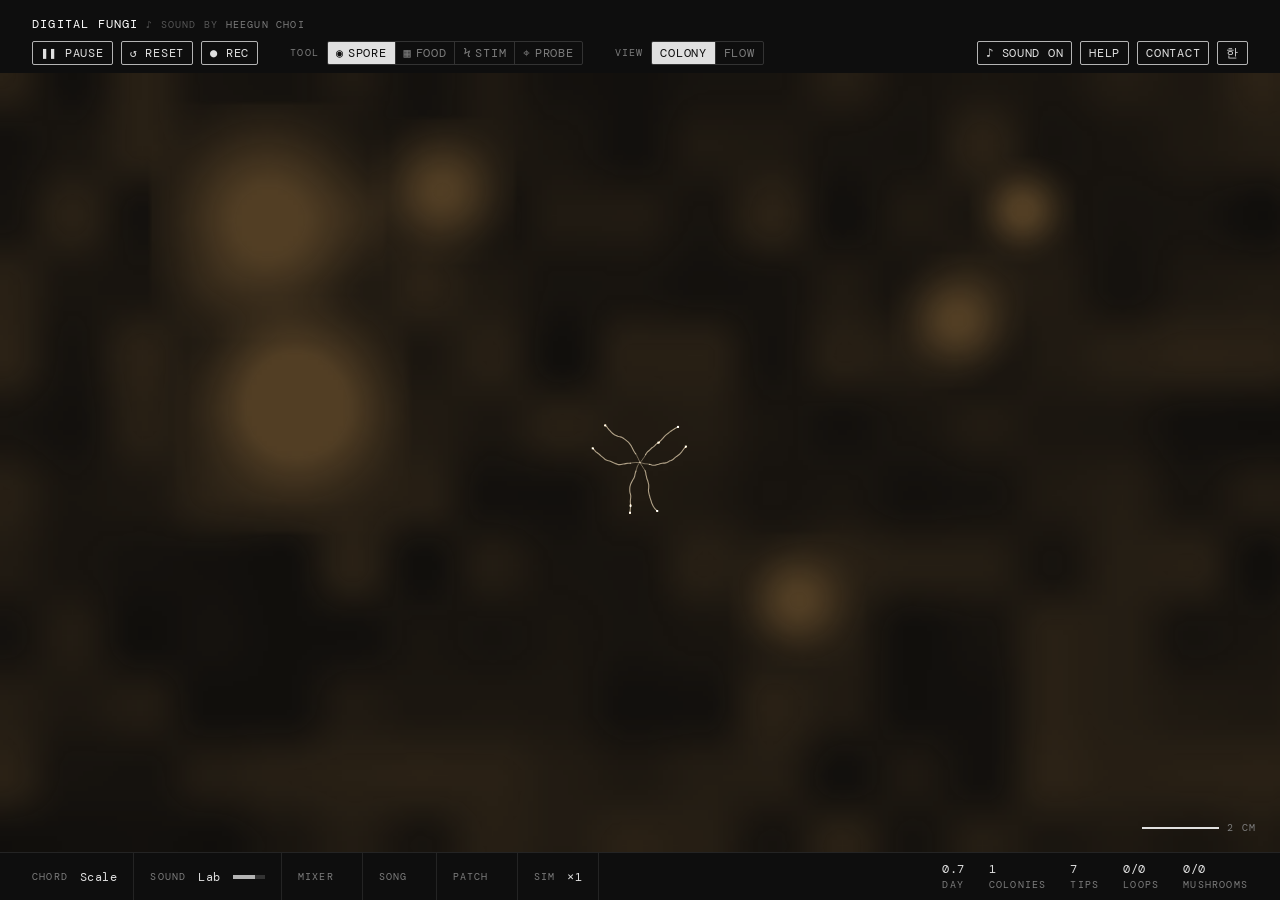
<file: index.html>
<!doctype html>
<html lang="en">
<head>
<meta charset="utf-8">
<meta name="viewport" content="width=device-width, initial-scale=1, viewport-fit=cover">
<title>Digital Fungi Sound</title>
<link rel="preconnect" href="https://fonts.googleapis.com">
<link rel="preconnect" href="https://fonts.gstatic.com" crossorigin>
<link href="https://fonts.googleapis.com/css2?family=DM+Mono:wght@400;500&display=swap" rel="stylesheet">
<link rel="stylesheet" href="src/ds.css?v=5">
<style>
  /* 배치와 이 앱에만 있는 부품. 색 · 크기는 모두 src/ds.css 토큰 (mockups/lint-ds.sh로 검사) */
  :root { color-scheme: dark; }
  html, body { height: 100%; overflow: hidden; overflow: clip; }  /* clip: 넘친 줄 때문에 페이지 전체가 옆으로 밀리지 않게 */
  /* 폰 브라우저는 100%가 아래 도구 막대 뒤까지 닿아 독이 가려진다 → 실제로 보이는 높이(dvh)로. 아이폰 홈 막대만큼 아래 여백 */
  body { height: 100vh; height: 100dvh; }
  /* 화면보다 넓어지는 줄(상단 줄 · 독 · 열린 판)은 그 줄만 가로로 넘긴다 — 터치는 밀어서, 트랙패드는 가로로, 마우스는 휠로 (main.js) */
  .top .row, .dock, .panel > .page { overflow-x: auto; overscroll-behavior-x: contain; scrollbar-width: none; }
  .top .row::-webkit-scrollbar, .dock::-webkit-scrollbar { display: none; }
  /* 판은 세로로도 넘칠 수 있으니 가는 스크롤바는 보인다 (가로 막대만 숨김) */
  .panel > .page { scrollbar-width: thin; scrollbar-color: var(--line-ctl) transparent; }
  .panel > .page::-webkit-scrollbar { width: var(--s1); height: 0; }
  .panel > .page::-webkit-scrollbar-thumb { background: var(--line-ctl); }
  .dock > * { flex: none; }
  /* 넘친 쪽 가장자리를 흐리게: 옆에 더 있다는 표시 (main.js가 is-more-l · is-more-r를 붙인다) */
  .is-more-r { mask-image: linear-gradient(to right, black calc(100% - var(--s8)), transparent); }
  .is-more-l { mask-image: linear-gradient(to left, black calc(100% - var(--s8)), transparent); }
  .is-more-l.is-more-r { mask-image: linear-gradient(to right, transparent, black var(--s8), black calc(100% - var(--s8)), transparent); }
  .mod.grow { min-width: calc(var(--col) * 4 + var(--gut) * 3 + var(--pad) * 2); }
  body { display: flex; flex-direction: column; user-select: none; }
  .hidden { display: none !important; }

  /* 무대 */
  #stage { position: relative; flex: 1; min-height: calc(var(--u) * 5); margin: 0; background: var(--bg-stage); }
  #world { position: absolute; inset: 0; width: 100%; height: 100%; display: block; cursor: crosshair; touch-action: none; }
  #scalebar { position: absolute; right: var(--s6); bottom: var(--s4); display: flex; align-items: center; gap: var(--s2); pointer-events: none; }
  #scalebar i { display: block; height: var(--stroke-2); background: var(--text-1); }
  .stage-tools { display: none; position: absolute; left: var(--s4); right: var(--s4); bottom: var(--s4); justify-content: space-between; }
  .stage-tools .seg { background: var(--bg-page); }

  /* 겹쳐 뜨는 판: 도움말 · 연락처 */
  .float { position: absolute; padding: var(--s3) var(--s4); background: var(--bg-page); border: var(--stroke) solid var(--line); line-height: var(--s6); }
  #help { left: var(--s4); bottom: var(--s4); max-width: calc(var(--u) * 26); color: var(--text-2); }
  #help b { color: var(--text-1); font-weight: 400; text-transform: uppercase; margin-right: var(--s2); }
  #legend { margin-top: var(--s2); }
  #legend .sw { margin-right: var(--s1); }
  #contact { right: var(--s4); top: var(--s4); min-width: calc(var(--u) * 12); }
  #contact dl { display: grid; grid-template-columns: calc(var(--col) + var(--s4)) auto; column-gap: var(--s3); margin: var(--s2) 0 0; align-items: center; }
  #contact dd { margin: 0; display: flex; align-items: center; gap: var(--s2); white-space: nowrap; }
  #contact a { color: var(--text-1); text-decoration: none; border-bottom: var(--stroke) solid var(--line-ctl); }
  #contact a:hover, #contact a:focus-visible { color: var(--text-em); border-bottom-color: var(--text-em); }
  #contact .mail { user-select: text; }

  /* 판 */
  .page { display: none; flex: 1; min-width: 0; }
  .page.is-on { display: flex; }

  /* 건반: 으뜸음 고르기. 고른 건반 = 선택 반전 */
  .kb { position: relative; height: calc(var(--u) * 2 + var(--s2)); cursor: pointer; }
  .kb i { position: absolute; top: 0; }
  .kb .w { height: 100%; background: var(--line-ctl); border-right: var(--stroke) solid var(--bg-panel); }
  .kb .b { height: 60%; background: var(--bg-stage); border: var(--stroke) solid var(--line-ctl); border-top: 0; z-index: 1; }
  .kb i:hover { background: var(--text-3); }
  .kb i.is-sel { background: var(--sel-bg); border-color: var(--sel-bg); }

  .scales > button { text-transform: none; }
  .styles > button { grid-template-columns: var(--s2) calc(var(--col) - var(--s2)) 1fr; }
  select.plain { appearance: none; -webkit-appearance: none; height: var(--u); padding: 0 var(--s2); border: var(--stroke) solid var(--line-ctl); border-radius: var(--r);
    background: var(--bg-panel); color: var(--text-1); font: inherit; letter-spacing: inherit; cursor: pointer; max-width: 100%; }
  select.plain option { background: var(--bg-panel); }
  .readouts { display: grid; grid-template-columns: repeat(auto-fill, minmax(calc(var(--col) + var(--s4)), 1fr)); gap: var(--s3) var(--s4); }
  .readouts .ro { width: auto; align-items: flex-start; }
  .readouts .v { white-space: nowrap; }

  /* 믹서: 채널 = 이름 | 스타일 띠 | 섞인 상태 | 음량 */
  #mixer { display: grid; grid-template-columns: repeat(auto-fill, minmax(calc(var(--col) * 6), 1fr)); column-gap: var(--s8); row-gap: var(--s1); }
  .chan { display: grid; grid-template-columns: calc(var(--col) + var(--s6)) minmax(calc(var(--col) * 2), 1fr) calc(var(--col) + var(--s4)) var(--col); align-items: center; gap: var(--s3); height: var(--u); }
  .chan .name { color: var(--text-2); overflow: hidden; text-overflow: ellipsis; white-space: nowrap; }
  .chan .name.is-loud { color: var(--text-1); }
  .chan output { color: var(--text-2); overflow: hidden; text-overflow: ellipsis; white-space: nowrap; }
  /* 휴대폰과 넓은 화면 사이: 한 줄에 열 채널이 다 서면 판(12u)을 넘쳐 독을 가리므로, 섞임 글자를 빼고 두 단으로 */
  @media (max-width: 900px) {   /* 600 px 이하는 아래 휴대폰 규칙이 다시 한 단으로 덮는다 */
    #mixer { grid-template-columns: repeat(2, minmax(0, 1fr)); column-gap: var(--s6); }
    .chan output { display: none; }
    .chan { grid-template-columns: calc(var(--col) + var(--s4)) minmax(0, 1fr) calc(var(--col) - var(--s4)); gap: var(--s2); }
  }
  /* 스타일 띠: 칸 6개 (스타일마다 하나). 윗선이 그 스타일의 범주색, 바탕은 섞인 정도만큼 밝다. 손잡이 = 흰 세로선 */
  .track { position: relative; display: grid; gap: var(--stroke-2); height: var(--s4); cursor: ew-resize; touch-action: none; }
  .track i { background: var(--fill); border-top: var(--stroke-2) solid; position: relative; }
  .track i::after { content: ''; position: absolute; inset: 0; background: var(--fill-2); opacity: var(--w, 0); }
  .track b { position: absolute; top: calc(var(--s1) * -1); bottom: calc(var(--s1) * -1); width: var(--stroke-2); margin-left: calc(var(--stroke) * -1); background: var(--text-em); pointer-events: none; }
  .bar { cursor: ew-resize; touch-action: none; padding: var(--s2) 0; }

  #scope { width: 100%; height: calc(var(--u) * 4); display: block; }

  /* 곡: 장면 블록. 폭 = 길이(마디), 윗선 = 장면의 스타일 범주색, 지금 장면은 아래 신호색 막대로 진행 */
  .arr { display: flex; gap: var(--stroke-2); height: calc(var(--u) * 3); }
  .arr[hidden] { display: none; }
  .scene { position: relative; min-width: calc(var(--col) + var(--s4)); background: var(--fill); border-top: var(--stroke-2) solid var(--text-3);
    padding: var(--s1) var(--s2); display: flex; flex-direction: column; justify-content: space-between; overflow: hidden; cursor: pointer; text-align: left; }
  .scene:hover { background: var(--line); }
  .scene .lbl, .scene .t3 { white-space: nowrap; overflow: hidden; text-overflow: ellipsis; }
  .scene.is-sel { background: var(--sel-bg); color: var(--sel-fg); }
  .scene.is-sel .lbl, .scene.is-sel .t3 { color: var(--n6); }
  .scene .run { position: absolute; left: 0; bottom: 0; height: var(--stroke-2); background: var(--live); }
  .row-btns { display: flex; flex-wrap: wrap; gap: var(--s1); }

  /* 패치 베이: 위 줄 = 소스(균사체), 아래 줄 = 목적지(소리). 잭 아래 막대 = 지금 값 */
  .bay { position: relative; flex: 1; min-height: calc(var(--u) * 6); display: flex; flex-direction: column; justify-content: space-between; touch-action: none; }
  .jrow { position: relative; z-index: 1; display: flex; justify-content: space-between; }
  .jack { display: flex; flex-direction: column; align-items: center; gap: var(--s1); width: var(--col); cursor: crosshair; }
  .jack svg { display: block; }
  .jack .o { fill: var(--bg-panel); stroke: var(--text-3); }
  .jack .i { fill: var(--bg-stage); stroke: var(--line-ctl); }
  .jack.used .o { stroke: var(--text-1); }
  .jack:hover .o, .jack.is-sel .o { stroke: var(--text-em); }
  .jack.is-sel .i { fill: var(--sel-bg); }
  .jack .meter { width: calc(var(--col) - var(--s4)); }
  .cables { position: absolute; inset: 0; width: 100%; height: 100%; pointer-events: none; overflow: visible; }
  .cables path { fill: none; stroke: var(--text-2); stroke-width: var(--stroke-2); }
  .cables circle { fill: var(--text-2); }
  .cables .is-sel path { stroke: var(--text-em); } .cables .is-sel circle { fill: var(--text-em); }
  .cables .drag path { stroke: var(--text-1); stroke-dasharray: 4 4; }
  .cablelist > button { grid-template-columns: 1fr calc(var(--col) - var(--s2)); }
  .cablelist > button > :last-child { text-align: right; }

  /* 화음: 근음 링 (5도권) */
  .ring { display: block; margin: 0 auto; }
  .ring .s { cursor: pointer; }
  .ring .s path { fill: var(--fill); stroke: var(--bg-panel); stroke-width: var(--stroke-2); }
  .ring .s text { fill: var(--text-3); font: var(--t-m) var(--font); }
  .ring .s.near text { fill: var(--text-1); }
  .ring .s:hover path { fill: var(--line); }
  .ring .s.is-sel path { fill: var(--sel-bg); } .ring .s.is-sel text { fill: var(--sel-fg); }
  .ring .c1 { fill: var(--text-em); font: var(--t-l) var(--font); }
  .ring .c2 { fill: var(--text-2); font: var(--t-s) var(--font); letter-spacing: var(--t-s-track); }
  .ring.is-off .s path { fill: var(--bg-panel); stroke: var(--fill); }
  /* 구성음 건반 (보기 전용): 울리는 음 = 선택 반전, 근음 = 아래 홈 */
  /* 두 옥타브 = 흰 건반 15개, 한 칸 1u. 판이 넓어도 늘어나지 않는다 */
  .kb.show { cursor: default; width: calc(var(--u) * 15); max-width: 100%; }
  .kb.show i:hover { background: inherit; }
  .kb .w.on, .kb .b.on { background: var(--sel-bg); border-color: var(--sel-bg); }
  .kb .root::after { content: ''; position: absolute; left: 25%; right: 25%; bottom: var(--s1); height: var(--stroke-2); background: var(--sel-fg); }
  .prog { display: flex; gap: var(--s1); }
  .prog span { flex: 1; height: var(--u); display: flex; align-items: center; justify-content: center; border: var(--stroke) solid var(--line-ctl); border-radius: var(--r); color: var(--text-2); white-space: nowrap; }
  .prog span.is-sel { background: var(--sel-bg); color: var(--sel-fg); border-color: var(--sel-bg); }
  .prog span:has(b) { flex-direction: column; height: auto; padding-block: var(--s1); min-width: 0; }
  .prog span b { font-weight: inherit; font-size: var(--t-s); letter-spacing: var(--t-s-track); color: var(--text-3); }
  .prog span.is-sel b { color: inherit; }
  .ring .now { fill: var(--live); pointer-events: none; }
  /* 공간 XY: 가로 = 에코, 세로 = 잔향 */
  .xy { position: relative; width: calc(var(--u) * 7); height: calc(var(--u) * 7); cursor: crosshair; touch-action: none;
    background-image: linear-gradient(var(--fill) 1px, transparent 1px), linear-gradient(90deg, var(--fill) 1px, transparent 1px);
    background-size: var(--u) var(--u); }
  .xy .h, .xy .vv { position: absolute; background: var(--text-2); pointer-events: none; }
  .xy .h { left: 0; right: 0; height: var(--stroke); } .xy .vv { top: 0; bottom: 0; width: var(--stroke); }
  .xy .pt { position: absolute; width: var(--s2); height: var(--s2); margin: calc(var(--s1) * -1); background: var(--text-em); pointer-events: none; }

  @media (max-width: 600px) {
    .stage-tools { display: flex; }
    #stage { min-height: calc(var(--u) * 3); }
    .stage-tools .seg > button { min-width: var(--u); justify-content: center; }
    #help { left: var(--s2); right: var(--s2); bottom: calc(var(--u) + var(--s6)); max-width: none; }
    #contact { left: var(--s2); right: var(--s2); top: var(--s2); min-width: 0; }
    #mixer { grid-template-columns: minmax(0, 1fr); }
    .chan output { display: none; }
    .chan { grid-template-columns: calc(var(--col) + var(--s4)) minmax(0, 1fr) calc(var(--col) - var(--s4)); gap: var(--s2); }
    .xy { width: 100%; height: auto; aspect-ratio: 1; }
    .arr { overflow-x: auto; }
    .jack { width: auto; flex: 1; }
    .jack .lbl { letter-spacing: .02em; }
    .jack .meter { width: 70%; }
  }
</style>
</head>
<body>

<header class="top">
  <div><span class="ttl">Digital Fungi</span> <span class="lbl lbl-3">♪ sound by</span> <span class="lbl">Heegun Choi</span></div>
  <div class="row">
    <span class="grp">
      <button class="btn" id="pause"></button>
      <button class="btn" id="reset" data-i18n-title="reset.t"></button>
      <button class="btn" id="rec" data-i18n-title="rec.t"></button>
    </span>
    <span class="grp hide-m"><span class="lbl" data-i18n="tool"></span>
      <span class="seg">
        <button data-tool="spore" data-i18n-title="tool.spore.t">◉ <span data-i18n="tool.spore"></span></button>
        <button data-tool="food" data-i18n-title="tool.food.t">▦ <span data-i18n="tool.food"></span></button>
        <button data-tool="stim" data-i18n-title="tool.stim.t">ϟ <span data-i18n="tool.stim"></span></button>
        <button data-tool="probe" data-i18n-title="tool.probe.t">⌖ <span data-i18n="tool.probe"></span></button>
      </span></span>
    <span class="grp hide-m"><span class="lbl" data-i18n="view"></span>
      <span class="seg"><button data-view="colony" data-i18n="view.colony"></button><button data-view="flow" data-i18n="view.flow"></button></span></span>
    <span class="grp push">
      <button class="btn" id="soundOn" data-i18n-title="soundOn.t"></button>
      <button class="btn" id="helpBtn" data-i18n-title="helpTitle"><span class="txt" data-i18n="help"></span><span class="ico-m">?</span></button>
      <button class="btn hide-m" id="contactBtn" data-i18n="contact" data-i18n-title="contactTitle"></button>
      <button class="btn" id="lang" data-i18n="lang" data-i18n-title="langTitle"></button>
    </span>
  </div>
</header>

<main id="stage">
  <canvas id="world"></canvas>
  <div id="scalebar"><i></i><span class="lbl"></span></div>
  <div class="stage-tools">
    <span class="seg"><button data-tool="spore">◉</button><button data-tool="food">▦</button><button data-tool="stim">ϟ</button><button data-tool="probe">⌖</button></span>
    <span class="seg"><button data-view="colony" data-i18n="view.colony"></button><button data-view="flow" data-i18n="view.flow"></button></span>
  </div>
  <div id="contact" class="float" hidden>
    <div class="lbl lbl-1">Heegun Choi</div>
    <dl>
      <dt class="lbl">Instagram</dt><dd><a href="https://www.instagram.com/biinggala/" target="_blank" rel="noopener">@biinggala ↗</a></dd>
      <dt class="lbl">GitHub</dt><dd><a href="https://github.com/biinggala" target="_blank" rel="noopener">biinggala ↗</a></dd>
      <dt class="lbl" data-i18n="email"></dt><dd><span class="mail" id="mail">biinggala@gmail.com</span><button class="btn" id="copyMail" data-i18n="copy"></button></dd>
    </dl>
  </div>
  <div id="help" class="float" hidden>
    <div data-i18n-html="help.body"></div>
    <div id="legend"></div>
  </div>
</main>

<div class="panel" id="panel">
  <button class="sheet-grip" id="panelGrip" data-i18n-title="panel.close"><i></i></button>

  <!-- 화음 -->
  <div class="page" id="p-chord">
    <section class="mod c3">
      <div class="mod-hd"><span class="lbl" data-i18n="ch.root"></span><span class="lbl lbl-3" data-i18n="ch.fifths"></span></div>
      <div class="mod-body"><svg class="ring" id="ring" width="200" height="200" viewBox="-104 -104 208 208"></svg></div>
    </section>
    <section class="mod c2">
      <div class="mod-hd"><span class="lbl" data-i18n="ch.quality"></span></div>
      <div class="mod-body"><div class="list cols-2 scales" id="quals"></div></div>
    </section>
    <section class="mod c3">
      <div class="mod-hd"><span class="lbl" data-i18n="ch.source"></span></div>
      <div class="mod-body">
        <div class="list" id="chordMode">
          <button data-mode="scale" style="grid-template-columns:1fr auto"><span class="name" data-i18n="ch.m.scale"></span><span class="lbl" data-i18n="ch.m.scale.d"></span></button>
          <button data-mode="hold" style="grid-template-columns:1fr auto"><span class="name" data-i18n="ch.m.hold"></span><span class="lbl" data-i18n="ch.m.hold.d"></span></button>
          <button data-mode="network" style="grid-template-columns:1fr auto"><span class="name" data-i18n="ch.m.network"></span><span class="lbl" data-i18n="ch.m.network.d"></span></button>
        </div>
      </div>
      <div class="mod-foot t3" id="chordHint"></div>
    </section>
    <section class="mod grow">
      <div class="mod-hd"><span class="lbl" data-i18n="ch.now"></span><span class="val-em" id="chordNow"></span></div>
      <div class="mod-body">
        <div class="kb show" id="chordKb"></div>
        <div class="encs" id="chordTones" style="justify-content:start"></div>
      </div>
      <div class="mod-foot"><div class="prog" id="prog"></div></div>
    </section>
    <section class="mod c3">
      <div class="mod-hd"><span class="lbl" data-i18n="ch.space"></span></div>
      <div class="mod-body"><div class="frame xy" id="xy"><i class="h"></i><i class="vv"></i><i class="pt"></i></div></div>
      <div class="mod-foot encs"><span class="ro"><span class="v" id="xyEcho"></span><span class="lbl" data-i18n="echo"></span></span><span class="ro"><span class="v" id="xyRev"></span><span class="lbl" data-i18n="reverb"></span></span></div>
    </section>
  </div>

  <!-- 소리 -->
  <div class="page" id="p-sound">
    <section class="mod c4">
      <div class="mod-hd"><span class="lbl" data-i18n="style"></span><span class="lbl lbl-3" id="mixedTag" data-i18n="style.mix"></span></div>
      <div class="mod-body"><div class="list styles" id="presets"></div></div>
    </section>
    <section class="mod c4">
      <div class="mod-hd"><span class="lbl" data-i18n="key"></span></div>
      <div class="mod-body"><span class="big" id="keyName"></span><div class="kb" id="keys"></div></div>
    </section>
    <section class="mod c4">
      <div class="mod-hd"><span class="lbl" data-i18n="scale"></span></div>
      <div class="mod-body"><div class="list cols-2 scales" id="scales"></div></div>
    </section>
    <section class="mod c4">
      <div class="mod-hd"><span class="lbl" data-i18n="m.output"></span></div>
      <div class="mod-body">
        <div data-i18n-title="midi.t" style="display:flex;gap:var(--s2);align-items:center">
          <span class="lbl">MIDI</span><button class="btn" id="midiBtn" data-i18n="midi.connect"></button><select class="plain" id="midiOut" hidden></select>
        </div>
      </div>
      <div class="mod-foot encs">
        <div class="enc ro"><output class="v"></output><span class="lbl" data-i18n="volume"></span><input type="range" class="hidden" id="volume" min="0" max="1" step="0.01" value="0.7"></div>
        <div class="enc ro"><output class="v"></output><span class="lbl" data-i18n="reverb"></span><input type="range" class="hidden" id="reverb" min="0" max="1" step="0.01" value="0.55"></div>
        <div class="enc ro" data-i18n-title="echo.t"><output class="v"></output><span class="lbl" data-i18n="echo"></span><input type="range" class="hidden" id="echo" min="0" max="1" step="0.01" value="0"></div>
      </div>
    </section>
    <section class="mod grow">
      <div class="mod-hd"><span class="lbl" data-i18n="m.now"></span><span class="lbl lbl-3" id="soundState"></span></div>
      <div class="mod-body"><div class="readouts" id="soundStats"></div></div>
    </section>
  </div>

  <!-- 믹서 -->
  <div class="page" id="p-mixer">
    <section class="mod grow">
      <div class="mod-hd"><span class="lbl" data-i18n="mixer"></span><span class="lbl lbl-3 hide-m" data-i18n="mixer.t"></span></div>
      <div class="mod-body"><div id="mixer"></div></div>
    </section>
  </div>

  <!-- 곡 -->
  <div class="page" id="p-song">
    <section class="mod grow">
      <div class="mod-hd"><span class="lbl" data-i18n="sg.arrange"></span><span class="lbl lbl-3 hide-m" data-i18n="sg.hint"></span></div>
      <div class="mod-body"><div class="arr" id="arr"></div><div class="t3" id="songEmpty" data-i18n="sg.empty"></div></div>
      <div class="mod-foot encs" style="grid-auto-columns:auto;column-gap:var(--s8);justify-content:start" id="songRo"></div>
    </section>
    <section class="mod c4">
      <div class="mod-hd"><span class="lbl" data-i18n="sg.scene"></span><span class="val-em" id="sceneName"></span></div>
      <div class="mod-body">
        <span class="t2" id="sceneSum"></span>
        <div style="display:flex;align-items:center;gap:var(--s2)"><span class="lbl" data-i18n="sg.next"></span>
          <span class="seg" id="nextType"><button data-next="bars" data-i18n="sg.t.bars"></button><button data-next="tips" data-i18n="sg.t.tips"></button><button data-next="loops" data-i18n="sg.t.loops"></button><button data-next="fruit" data-i18n="sg.t.fruit"></button></span></div>
        <div class="row-btns"><button class="btn" id="sceneLoad" data-i18n="sg.load"></button><button class="btn" id="sceneUpdate" data-i18n="sg.update"></button><button class="btn" id="sceneLeft">◂</button><button class="btn" id="sceneRight">▸</button><button class="btn" id="sceneDel" data-i18n="sg.delete"></button></div>
      </div>
      <div class="mod-foot encs">
        <div class="enc ro"><output class="v"></output><span class="lbl" id="nextLbl"></span><input type="range" class="hidden" id="nextN" min="1" max="64" step="1" value="16"></div>
        <div class="enc ro" data-i18n-title="sg.max.t"><output class="v"></output><span class="lbl" data-i18n="sg.max"></span><input type="range" class="hidden" id="nextMax" min="4" max="128" step="4" value="64"></div>
      </div>
    </section>
    <section class="mod c3">
      <div class="mod-hd"><span class="lbl" data-i18n="sg.transport"></span></div>
      <div class="mod-body">
        <span class="seg fill" id="songMode"><button data-smode="stop">■</button><button data-smode="song">▶ <span data-i18n="sg.play"></span></button><button data-smode="scene">⟲ <span data-i18n="sg.loop"></span></button></span>
        <button class="btn" id="capture" data-i18n="sg.capture"></button>
      </div>
      <div class="mod-foot encs">
        <div class="enc ro"><output class="v"></output><span class="lbl">BPM</span><input type="range" class="hidden" id="songBpm" min="40" max="200" step="1" value="88"></div>
      </div>
    </section>
  </div>

  <!-- 패치 -->
  <div class="page" id="p-patch">
    <section class="mod grow">
      <div class="mod-hd"><span class="lbl" data-i18n="pt.bay"></span><span class="lbl lbl-3 hide-m" data-i18n="pt.hint"></span></div>
      <div class="bay" id="bay"><div class="jrow" id="outs"></div><div class="jrow" id="ins"></div><svg class="cables" id="cables"></svg></div>
    </section>
    <section class="mod c4">
      <div class="mod-hd"><span class="lbl" data-i18n="pt.cables"></span><span class="lbl lbl-3" id="cableCount"></span></div>
      <div class="mod-body"><div class="list cablelist" id="cableList"></div><div class="t3" id="cableEmpty" data-i18n="pt.empty"></div></div>
      <div class="mod-foot encs" style="align-items:end">
        <div class="enc ro" data-i18n-title="pt.amt.t"><output class="v"></output><span class="lbl" data-i18n="pt.amt"></span><input type="range" class="hidden" id="cableAmt" min="-1" max="1" step="0.01" value="0.5"></div>
        <button class="btn" id="cableDel" data-i18n="sg.delete" style="margin-bottom:var(--s4)"></button>
      </div>
    </section>
  </div>

  <!-- 시뮬레이션 -->
  <div class="page" id="p-sim">
    <section class="mod c3">
      <div class="mod-hd"><span class="lbl" data-i18n="grow"></span></div>
      <div class="mod-body"></div>
      <div class="mod-foot encs rows-2" style="grid-template-columns:repeat(3, var(--col))">
        <div class="enc ro"><output class="v"></output><span class="lbl" data-i18n="p.speed"></span><input type="range" class="hidden" id="speed" min="1" max="12" step="1" value="1"></div>
        <div class="enc ro"><output class="v"></output><span class="lbl" data-i18n="p.branch"></span><input type="range" class="hidden" id="branch" min="0" max="0.1" step="0.002" value="0.04"></div>
        <div class="enc ro"><output class="v"></output><span class="lbl" data-i18n="p.chemo"></span><input type="range" class="hidden" id="chemo" min="0" max="3" step="0.1" value="1"></div>
        <div class="enc ro"><output class="v"></output><span class="lbl" data-i18n="p.avoid"></span><input type="range" class="hidden" id="avoid" min="0" max="2" step="0.05" value="0.3"></div>
        <div class="enc ro"><output class="v"></output><span class="lbl" data-i18n="p.adapt"></span><input type="range" class="hidden" id="adapt" min="0.002" max="0.08" step="0.002" value="0.02"></div>
        <div class="enc ro" data-i18n-title="p.flowExp.t"><output class="v"></output><span class="lbl" data-i18n="p.flowExp"></span><input type="range" class="hidden" id="flowExp" min="0.5" max="3" step="0.1" value="1.5"></div>
      </div>
    </section>
    <section class="mod c2">
      <div class="mod-hd"><span class="lbl" data-i18n="elec"></span></div>
      <div class="mod-body"></div>
      <div class="mod-foot encs rows-2" style="grid-template-columns:repeat(2, var(--col))">
        <div class="enc ro" data-i18n-title="p.spontaneous.t"><output class="v"></output><span class="lbl" data-i18n="p.spontaneous"></span><input type="range" class="hidden" id="spontaneous" min="0" max="0.02" step="0.001" value="0.004"></div>
        <div class="enc ro" data-i18n-title="p.elecRecovery.t"><output class="v"></output><span class="lbl" data-i18n="p.elecRecovery"></span><input type="range" class="hidden" id="elecRecovery" min="0.001" max="0.02" step="0.001" value="0.003"></div>
        <div class="enc ro" data-i18n-title="p.fusionConduct.t"><output class="v"></output><span class="lbl" data-i18n="p.fusionConduct"></span><input type="range" class="hidden" id="fusionConduct" min="0" max="1" step="0.05" value="1"></div>
        <div class="enc ro" data-i18n-title="p.spikeResponse.t"><output class="v"></output><span class="lbl" data-i18n="p.spikeResponse"></span><input type="range" class="hidden" id="spikeResponse" min="0" max="6" step="0.5" value="3"></div>
      </div>
    </section>
    <section class="mod c2">
      <div class="mod-hd"><span class="lbl" data-i18n="fruitGrp"></span></div>
      <div class="mod-body"></div>
      <div class="mod-foot encs rows-2" style="grid-template-columns:repeat(2, var(--col))">
        <div class="enc ro" data-i18n-title="p.matGrowth.t"><output class="v"></output><span class="lbl" data-i18n="p.matGrowth"></span><input type="range" class="hidden" id="matGrowth" min="0" max="0.06" step="0.002" value="0.02"></div>
        <div class="enc ro" data-i18n-title="p.matSpread.t"><output class="v"></output><span class="lbl" data-i18n="p.matSpread"></span><input type="range" class="hidden" id="matSpread" min="0" max="0.2" step="0.01" value="0.12"></div>
        <div class="enc ro" data-i18n-title="p.fruitSat.t"><output class="v"></output><span class="lbl" data-i18n="p.fruitSat"></span><input type="range" class="hidden" id="fruitSat" min="0" max="0.1" step="0.005" value="0.03"></div>
        <div class="enc ro" data-i18n-title="p.fruitShare.t"><output class="v"></output><span class="lbl" data-i18n="p.fruitShare"></span><input type="range" class="hidden" id="fruitShare" min="0.1" max="0.9" step="0.05" value="0.5"></div>
      </div>
    </section>
    <section class="mod c4">
      <div class="mod-hd"><span class="lbl" data-i18n="scope"></span><span class="lbl lbl-3" data-i18n="tool.probe.t"></span></div>
      <div class="mod-body"><canvas class="frame" id="scope" width="560" height="192"></canvas></div>
      <div class="mod-foot">
        <div class="mod-hd" style="margin:0"><span class="lbl" data-i18n="m.env"></span></div>
        <div style="display:flex;flex-wrap:wrap;gap:var(--s2)">
          <span class="seg" data-i18n-title="transport.t"><button data-transport="local" data-i18n="transport.local"></button><button data-transport="global" data-i18n="transport.global"></button></span>
          <button class="btn" id="soil"></button><button class="btn" id="matToggle"></button>
          <button class="btn" id="fit" data-i18n-title="fit.t"><span>⤢</span> <output id="zoom">1.0×</output></button>
        </div>
      </div>
    </section>
    <section class="mod grow">
      <div class="mod-hd"><span class="lbl" data-i18n="m.net"></span><span class="lbl is-live hidden" id="fullTag">full</span></div>
      <div class="mod-body"><div class="readouts" id="simStats"></div></div>
    </section>
  </div>
</div>

<nav class="dock">
  <div class="tab" data-p="chord" data-i18n-title="panel.t"><span class="lbl" data-i18n="page.chord"></span><span class="val" id="dkChord"></span></div>
  <div class="tab" data-p="sound" data-i18n-title="panel.t"><span class="lbl" data-i18n="page.sound"></span><span class="val" id="dkStyle"></span><span class="meter" style="width:var(--s8)"><b id="dkVol"></b></span></div>
  <div class="tab" data-p="mixer" data-i18n-title="panel.t"><span class="lbl" data-i18n="page.mixer"></span><span class="val" id="dkVoices"></span></div>
  <div class="tab" data-p="song" data-i18n-title="panel.t"><span class="lbl" data-i18n="page.song"></span><span class="val" id="dkSong"></span></div>
  <div class="tab" data-p="patch" data-i18n-title="panel.t"><span class="lbl" data-i18n="page.patch"></span><span class="val" id="dkPatch"></span></div>
  <div class="tab" data-p="sim" data-i18n-title="panel.t"><span class="lbl" data-i18n="page.sim"></span><span class="val" id="dkSpeed"></span></div>
  <div class="stats" id="dkStats"></div>
</nav>

<script src="src/i18n.js?v=26"></script>
<script src="src/mycelium.js?v=13"></script>
<script src="src/sound.js?v=31"></script>
<!-- 소리 스타일: 파일 하나에 하나. 이 순서가 믹서 손잡이의 왼쪽 → 오른쪽 (이웃끼리 섞인다) -->
<script src="src/styles/lab.js?v=2"></script>
<script src="src/styles/eno.js?v=2"></script>
<script src="src/styles/moss.js?v=3"></script>
<script src="src/styles/greenhouse.js?v=2"></script>
<script src="src/styles/aphex.js?v=2"></script>
<script src="src/styles/techno.js?v=3"></script>
<script src="src/styles/sunra.js?v=2"></script>
<script src="src/song.js?v=2"></script>
<script src="src/patch.js?v=1"></script>
<script src="src/main.js?v=47"></script>
</body>
</html>
</file>
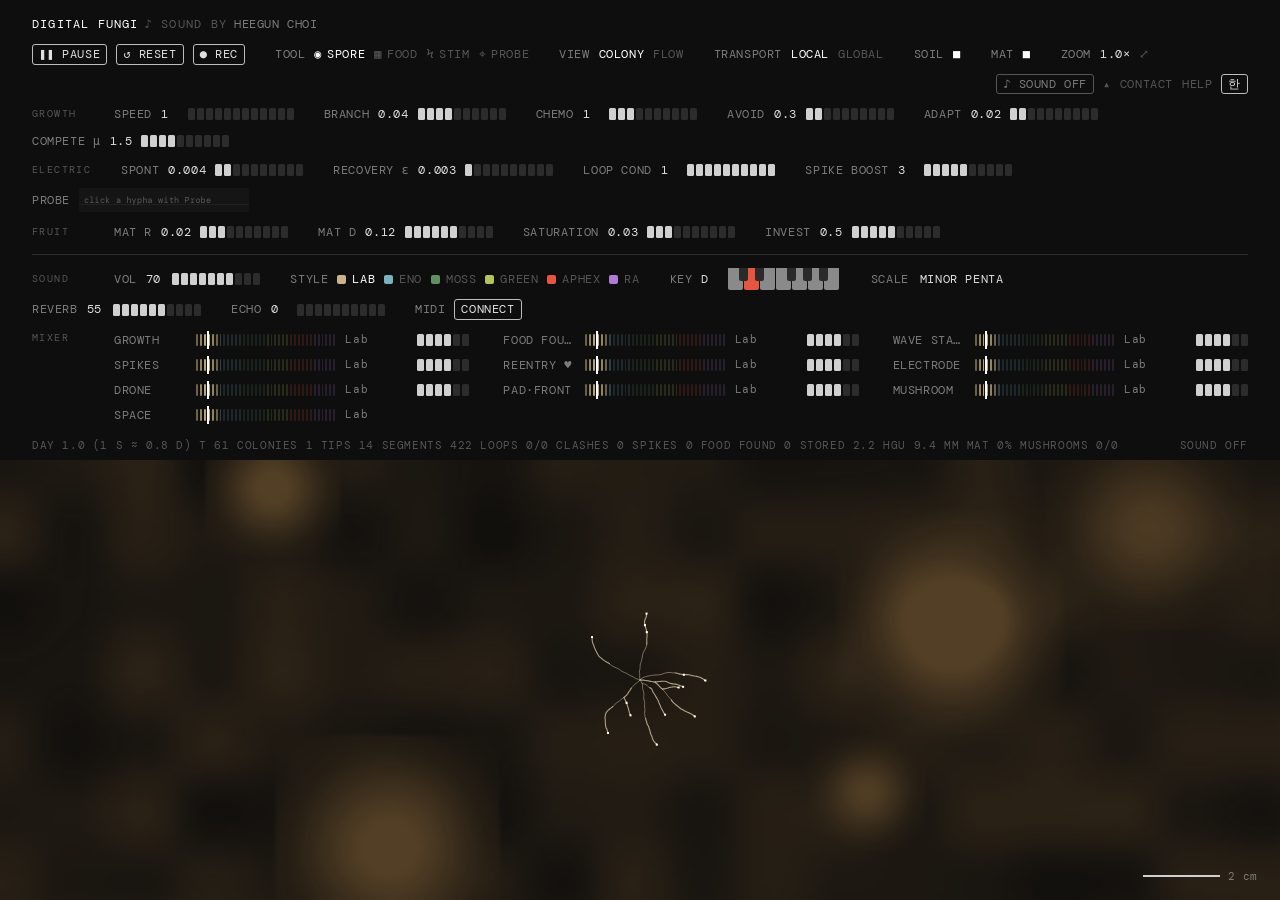
<file: classic/index.html>
<!doctype html>
<html lang="en">
<head>
<meta charset="utf-8">
<meta name="viewport" content="width=device-width, initial-scale=1">
<title>Digital Fungi Sound</title>
<link rel="preconnect" href="https://fonts.googleapis.com">
<link rel="preconnect" href="https://fonts.gstatic.com" crossorigin>
<link href="https://fonts.googleapis.com/css2?family=DM+Mono:wght@400;500&display=swap" rel="stylesheet">
<style>
  :root {
    --bg: #0e0e0e;
    --fg: #e0e0e0;
    --strong: #ffffff;
    --muted: #7c7c7c;
    --muted-2: #565656;
    --muted-3: #2e2e2e;
    --bar-on: #d0d0d0;
    --bar-off: #2c2c2c;
    --red: #e8553f;
    /* 스타일 색: 믹서 띠 · 프리셋 견본 */
    --lab: #c9b48a;
    --eno: #78b3c0;
    --moss: #5f8f62;
    --green: #b3c45a;
    --aphex: #e8553f;
    --sunra: #b07ad8;
  }
  :root { color-scheme: dark; }  /* 한 가지 어두운 화면으로 정한 디자인 */
  * { box-sizing: border-box; }
  html, body { margin: 0; height: 100%; overflow: hidden; background: var(--bg); color: var(--fg);
    font: 12px/1.4 'DM Mono', ui-monospace, SFMono-Regular, Menlo, monospace; letter-spacing: 0.05em; }
  body { display: flex; flex-direction: column; user-select: none; }
  button { font: inherit; letter-spacing: inherit; color: inherit; background: none; border: 0; padding: 0; cursor: pointer; }

  /* ---------- 위쪽 조작 줄 ---------- */
  /* 조절 바는 화면의 60%까지, 넘치면 바 안에서 스크롤 (무대가 늘 남도록) */
  #bar { padding: 16px 32px 4px; display: flex; flex-direction: column; gap: 11px; flex-shrink: 0; max-height: 60%; overflow-y: auto; }
  .line { display: flex; flex-wrap: wrap; align-items: center; column-gap: 30px; row-gap: 9px; }
  /* 단계: 0 = 첫 줄만, 1 = + 성장 · 전기, 2 = + 소리 · 믹서 */
  #bar[data-level="0"] > .sim-row, #bar[data-level="0"] > .sound-row, #bar[data-level="1"] > .sound-row { display: none; }
  .rule { height: 1px; background: var(--muted-3); margin: 2px 0; }
  .title { color: var(--strong); text-transform: uppercase; letter-spacing: 0.1em; }
  .title small { color: var(--muted-2); font-size: inherit; margin-left: 6px; }
  .group { color: var(--muted-2); text-transform: uppercase; font-size: 10px; letter-spacing: 0.14em; min-width: 52px; }
  .ctl { display: inline-flex; align-items: center; gap: 9px; white-space: nowrap; }
  .lbl { color: var(--muted); text-transform: uppercase; }
  .lbl.nocase { text-transform: none; }  /* 대문자로 바꾸면 μ · ε가 그리스 대문자(M · E처럼 보임)가 된다 */
  output { color: var(--fg); min-width: 2.5ch; font-variant-numeric: tabular-nums; }
  .push { margin-left: auto; }
  .btn { border: 1px solid #bdbdbd; border-radius: 3px; padding: 1px 6px; text-transform: uppercase; color: var(--fg); }
  .btn:hover { background: #1d1d1d; }
  .btn.on { border-color: var(--red); color: var(--red); }
  .btn:disabled { opacity: 0.35; cursor: default; }
  /* 소리 버튼: 꺼져 있으면 흐리게, 켜져 있으면 또렷하게 */
  #soundOn { color: var(--muted); border-color: var(--muted-2); }
  #soundOn.live { color: var(--strong); border-color: var(--strong); }
  .opt { color: var(--muted-2); text-transform: uppercase; }
  .opt:hover { color: var(--muted); }
  .opt.on { color: var(--strong); }
  .opt .g { margin-right: 5px; }
  .sw { display: inline-block; width: 9px; height: 9px; border-radius: 2px; margin-right: 6px; vertical-align: -1px; }
  .hidden { display: none; }

  /* 블록 막대: 끌거나 휠로 */
  .meter { display: inline-flex; gap: 2px; cursor: ew-resize; padding: 3px 0; touch-action: none; }
  .meter i { width: 7px; height: 12px; border-radius: 1.5px; background: var(--bar-off); }
  .meter i.on { background: var(--bar-on); }
  .meter:hover i.on { background: var(--strong); }

  /* 믹서: 이름 | 스타일 띠 | 섞인 상태 | 음량 */
  #mixer { display: grid; grid-template-columns: repeat(auto-fill, minmax(330px, 1fr)); column-gap: 34px; row-gap: 7px; }
  .chan { display: grid; grid-template-columns: 72px minmax(96px, 1fr) 62px 52px; align-items: center; gap: 10px; }
  .chan .lbl { overflow: hidden; text-overflow: ellipsis; }
  .chan output { color: var(--muted); font-size: 11px; overflow: hidden; }
  .track { position: relative; display: flex; gap: 2px; height: 18px; align-items: center; cursor: ew-resize; touch-action: none; }
  .track i { flex: 1; height: 12px; border-radius: 1.5px; }
  .track b { position: absolute; top: 0; bottom: 0; width: 2px; margin-left: -1px; background: var(--strong); pointer-events: none; }

  /* 건반: 으뜸음 고르기 */
  .keys { position: relative; width: 113px; height: 22px; cursor: pointer; }
  .keys span { position: absolute; top: 0; border-radius: 0 0 2px 2px; }
  .keys .w { width: 15px; height: 22px; background: #8a8a8a; }
  .keys .b { width: 9px; height: 13px; background: #2a2a2a; z-index: 1; }
  .keys span:hover { filter: brightness(1.25); }
  .keys span.on { background: var(--red); }
  select.plain { appearance: none; -webkit-appearance: none; background: none; border: 0; color: var(--fg); font: inherit;
    letter-spacing: inherit; text-transform: uppercase; cursor: pointer; padding: 0 2px; }
  select.plain option { background: #161616; }
  #scope { width: 170px; height: 24px; border-radius: 2px; }

  /* ---------- 상태 줄 + 무대 ---------- */
  #status { display: flex; justify-content: space-between; gap: 24px; padding: 10px 32px 6px; color: var(--muted-2);
    font-size: 11px; white-space: nowrap; overflow: hidden; text-transform: uppercase; }
  #status span { overflow: hidden; text-overflow: ellipsis; }
  /* 무대: 조작 줄 · 상태 줄 아래를 화면 끝까지 꽉 채운다 */
  #stage { position: relative; flex: 1; min-height: 160px; margin: 0; background-color: #0b0b0b; }
  #world { position: absolute; inset: 0; width: 100%; height: 100%; display: block; cursor: crosshair; touch-action: none; }
  #scalebar { position: absolute; right: 22px; bottom: 16px; display: flex; align-items: center; gap: 8px; pointer-events: none;
    color: var(--muted); font-size: 11px; }
  #scalebar i { display: block; height: 2px; background: #cfcfcf; }
  #help, #contact { position: absolute; padding: 12px 16px; line-height: 1.75;
    background: rgba(12, 12, 12, 0.94); border: 1px solid #333; border-radius: 3px; color: var(--fg); }
  #help { left: 18px; bottom: 18px; max-width: 620px; }
  /* 만든 사람 · 연락처: 도움말과 같은 판, 무대 오른쪽 위 */
  #contact { right: 18px; top: 18px; min-width: 300px; }
  #contact .who { color: var(--strong); text-transform: uppercase; letter-spacing: 0.1em; margin-bottom: 6px; }
  #contact dl { display: grid; grid-template-columns: 84px auto; column-gap: 12px; row-gap: 2px; margin: 0; align-items: center; }
  #contact dt { color: var(--muted); text-transform: uppercase; }
  #contact dd { margin: 0; display: flex; align-items: center; gap: 10px; white-space: nowrap; }
  #contact a { color: var(--fg); text-decoration: none; border-bottom: 1px solid var(--muted-3); }
  #contact a:hover, #contact a:focus-visible { color: var(--strong); border-bottom-color: var(--strong); }
  #contact .mail { user-select: text; }
  .byline { color: var(--muted-2); text-transform: uppercase; }
  .byline b { color: var(--muted); font-weight: 400; }
  /* 휴대폰 폭: 여백 16 px, 믹서는 한 줄씩 */
  @media (max-width: 600px) {
    #bar, #status { padding-left: 16px; padding-right: 16px; }
    #bar { max-height: 50%; }
    #mixer { grid-template-columns: minmax(0, 1fr); }
    .chan { grid-template-columns: 64px minmax(0, 1fr) 54px 48px; }
    .line { column-gap: 18px; }
    #help { left: 8px; right: 8px; bottom: 8px; }
    #contact { left: 8px; right: 8px; top: 8px; min-width: 0; }
  }
  #help b { color: var(--muted); font-weight: 400; text-transform: uppercase; margin-right: 6px; }
  #legend { margin-top: 6px; color: var(--muted); }
</style>
</head>
<body>

<header id="bar" data-level="2">
  <!-- 1: 제목 (혼자 한 줄) / 재생 · 도구 · 보기 · 언어 -->
  <div class="line">
    <span class="ctl"><span class="title">Digital Fungi<small>♪ sound</small></span><span class="byline">by <b>Heegun Choi</b></span></span>
  </div>
  <div class="line">
    <span class="ctl">
      <button class="btn" id="pause"></button>
      <button class="btn" id="reset" data-i18n-title="reset.t"></button>
      <button class="btn" id="rec" data-i18n-title="rec.t"></button>
    </span>
    <span class="ctl" id="tools">
      <span class="lbl" data-i18n="tool"></span>
      <button class="opt on" data-tool="spore" data-i18n-title="tool.spore.t"><span class="g">◉</span><span data-i18n="tool.spore"></span></button>
      <button class="opt" data-tool="food" data-i18n-title="tool.food.t"><span class="g">▦</span><span data-i18n="tool.food"></span></button>
      <button class="opt" data-tool="stim" data-i18n-title="tool.stim.t"><span class="g">ϟ</span><span data-i18n="tool.stim"></span></button>
      <button class="opt" data-tool="probe" data-i18n-title="tool.probe.t"><span class="g">⌖</span><span data-i18n="tool.probe"></span></button>
    </span>
    <span class="ctl">
      <span class="lbl" data-i18n="view"></span>
      <button class="opt on" data-view="colony" data-i18n="view.colony"></button>
      <button class="opt" data-view="flow" data-i18n="view.flow"></button>
    </span>
    <span class="ctl" data-i18n-title="transport.t">
      <span class="lbl" data-i18n="transport"></span>
      <button class="opt on" data-transport="local" data-i18n="transport.local"></button>
      <button class="opt" data-transport="global" data-i18n="transport.global"></button>
    </span>
    <span class="ctl">
      <span class="lbl" data-i18n="soil"></span>
      <button class="opt on" id="soil">■</button>
    </span>
    <span class="ctl">
      <span class="lbl" data-i18n="mat"></span>
      <button class="opt on" id="matToggle">■</button>
    </span>
    <span class="ctl" data-i18n-title="zoom.t">
      <span class="lbl" data-i18n="zoom"></span>
      <output id="zoom">1.0×</output>
      <button class="opt" id="fit" data-i18n-title="fit.t">⤢</button>
    </span>
    <span class="ctl push">
      <button class="btn" id="soundOn" data-i18n-title="soundOn.t"></button>
      <button class="opt" id="barToggle" data-i18n-title="bar.t">▴</button>
      <button class="opt" id="contactBtn" data-i18n="contact" data-i18n-title="contactTitle"></button>
      <button class="opt" id="helpBtn" data-i18n="help" data-i18n-title="helpTitle"></button>
      <button class="btn" id="lang" data-i18n="lang" data-i18n-title="langTitle"></button>
    </span>
  </div>

  <!-- 2: 성장 (한 번 펼치면) -->
  <div class="line sim-row">
    <span class="group" data-i18n="grow"></span>
    <span class="ctl"><span class="lbl" data-i18n="p.speed"></span><output></output><span class="meter"></span>
      <input type="range" class="hidden" id="speed" min="1" max="12" step="1" value="1"></span>
    <span class="ctl"><span class="lbl" data-i18n="p.branch"></span><output></output><span class="meter"></span>
      <input type="range" class="hidden" id="branch" min="0" max="0.1" step="0.002" value="0.04"></span>
    <span class="ctl"><span class="lbl" data-i18n="p.chemo"></span><output></output><span class="meter"></span>
      <input type="range" class="hidden" id="chemo" min="0" max="3" step="0.1" value="1"></span>
    <span class="ctl"><span class="lbl" data-i18n="p.avoid"></span><output></output><span class="meter"></span>
      <input type="range" class="hidden" id="avoid" min="0" max="2" step="0.05" value="0.3"></span>
    <span class="ctl"><span class="lbl" data-i18n="p.adapt"></span><output></output><span class="meter"></span>
      <input type="range" class="hidden" id="adapt" min="0.002" max="0.08" step="0.002" value="0.02"></span>
    <span class="ctl" data-i18n-title="p.flowExp.t"><span class="lbl nocase" data-i18n="p.flowExp"></span><output></output><span class="meter"></span>
      <input type="range" class="hidden" id="flowExp" min="0.5" max="3" step="0.1" value="1.5"></span>
  </div>

  <!-- 3: 전기 -->
  <div class="line sim-row">
    <span class="group" data-i18n="elec"></span>
    <span class="ctl" data-i18n-title="p.spontaneous.t"><span class="lbl" data-i18n="p.spontaneous"></span><output></output><span class="meter"></span>
      <input type="range" class="hidden" id="spontaneous" min="0" max="0.02" step="0.001" value="0.004"></span>
    <span class="ctl" data-i18n-title="p.elecRecovery.t"><span class="lbl nocase" data-i18n="p.elecRecovery"></span><output></output><span class="meter"></span>
      <input type="range" class="hidden" id="elecRecovery" min="0.001" max="0.02" step="0.001" value="0.003"></span>
    <span class="ctl" data-i18n-title="p.fusionConduct.t"><span class="lbl" data-i18n="p.fusionConduct"></span><output></output><span class="meter"></span>
      <input type="range" class="hidden" id="fusionConduct" min="0" max="1" step="0.05" value="1"></span>
    <span class="ctl" data-i18n-title="p.spikeResponse.t"><span class="lbl" data-i18n="p.spikeResponse"></span><output></output><span class="meter"></span>
      <input type="range" class="hidden" id="spikeResponse" min="0" max="6" step="0.5" value="3"></span>
    <span class="ctl"><span class="lbl" data-i18n="scope"></span><canvas id="scope" width="340" height="48"></canvas></span>
  </div>

  <!-- 3½: 매트 · 결실 -->
  <div class="line sim-row">
    <span class="group" data-i18n="fruitGrp"></span>
    <span class="ctl" data-i18n-title="p.matGrowth.t"><span class="lbl" data-i18n="p.matGrowth"></span><output></output><span class="meter"></span>
      <input type="range" class="hidden" id="matGrowth" min="0" max="0.06" step="0.002" value="0.02"></span>
    <span class="ctl" data-i18n-title="p.matSpread.t"><span class="lbl" data-i18n="p.matSpread"></span><output></output><span class="meter"></span>
      <input type="range" class="hidden" id="matSpread" min="0" max="0.2" step="0.01" value="0.12"></span>
    <span class="ctl" data-i18n-title="p.fruitSat.t"><span class="lbl" data-i18n="p.fruitSat"></span><output></output><span class="meter"></span>
      <input type="range" class="hidden" id="fruitSat" min="0" max="0.1" step="0.005" value="0.03"></span>
    <span class="ctl" data-i18n-title="p.fruitShare.t"><span class="lbl" data-i18n="p.fruitShare"></span><output></output><span class="meter"></span>
      <input type="range" class="hidden" id="fruitShare" min="0.1" max="0.9" step="0.05" value="0.5"></span>
  </div>

  <div class="rule sound-row"></div>

  <!-- 4: 소리 (한 번 더 펼치면). 소리 켜기·끄기는 어느 단계에서나 보이게 첫 줄에 -->
  <div class="line sound-row">
    <span class="group" data-i18n="sound"></span>
    <span class="ctl"><span class="lbl" data-i18n="volume"></span><output></output><span class="meter"></span>
      <input type="range" class="hidden" id="volume" min="0" max="1" step="0.01" value="0.7"></span>
    <span class="ctl" id="presets"><span class="lbl" data-i18n="style"></span></span>
    <span class="ctl"><span class="lbl" data-i18n="key"></span><output id="keyName"></output><span class="keys" id="keys"></span></span>
    <span class="ctl"><span class="lbl" data-i18n="scale"></span><select class="plain" id="soundScale"></select></span>
    <span class="ctl"><span class="lbl" data-i18n="reverb"></span><output></output><span class="meter"></span>
      <input type="range" class="hidden" id="reverb" min="0" max="1" step="0.01" value="0.55"></span>
    <span class="ctl" data-i18n-title="echo.t"><span class="lbl" data-i18n="echo"></span><output></output><span class="meter"></span>
      <input type="range" class="hidden" id="echo" min="0" max="1" step="0.01" value="0"></span>
    <span class="ctl" data-i18n-title="midi.t"><span class="lbl">MIDI</span>
      <button class="btn" id="midiBtn" data-i18n="midi.connect"></button>
      <select class="plain" id="midiOut" hidden></select></span>
  </div>

  <!-- 5: 믹서 (채널마다 스타일 띠 + 음량) -->
  <div class="line sound-row" style="align-items: start">
    <span class="group" data-i18n="mixer" data-i18n-title="mixer.t"></span>
    <div id="mixer" style="flex: 1"></div>
  </div>
</header>

<div id="status"><span id="simStats"></span><span id="soundStats"></span></div>

<main id="stage">
  <canvas id="world"></canvas>
  <div id="scalebar"><i></i><span></span></div>
  <div id="contact" hidden>
    <div class="who">Heegun Choi</div>
    <dl>
      <dt>Instagram</dt><dd><a href="https://www.instagram.com/biinggala/" target="_blank" rel="noopener">@biinggala ↗</a></dd>
      <dt>GitHub</dt><dd><a href="https://github.com/biinggala" target="_blank" rel="noopener">biinggala ↗</a></dd>
      <dt data-i18n="email"></dt><dd><span class="mail" id="mail">biinggala@gmail.com</span><button class="btn" id="copyMail" data-i18n="copy"></button></dd>
    </dl>
  </div>
  <div id="help" hidden>
    <div data-i18n-html="help.body"></div>
    <div id="legend"></div>
  </div>
</main>

<script src="src/i18n.js?v=18"></script>
<script src="src/mycelium.js?v=13"></script>
<script src="src/sound.js?v=24"></script>
<script src="src/main.js?v=34"></script>
</body>
</html>
</file>
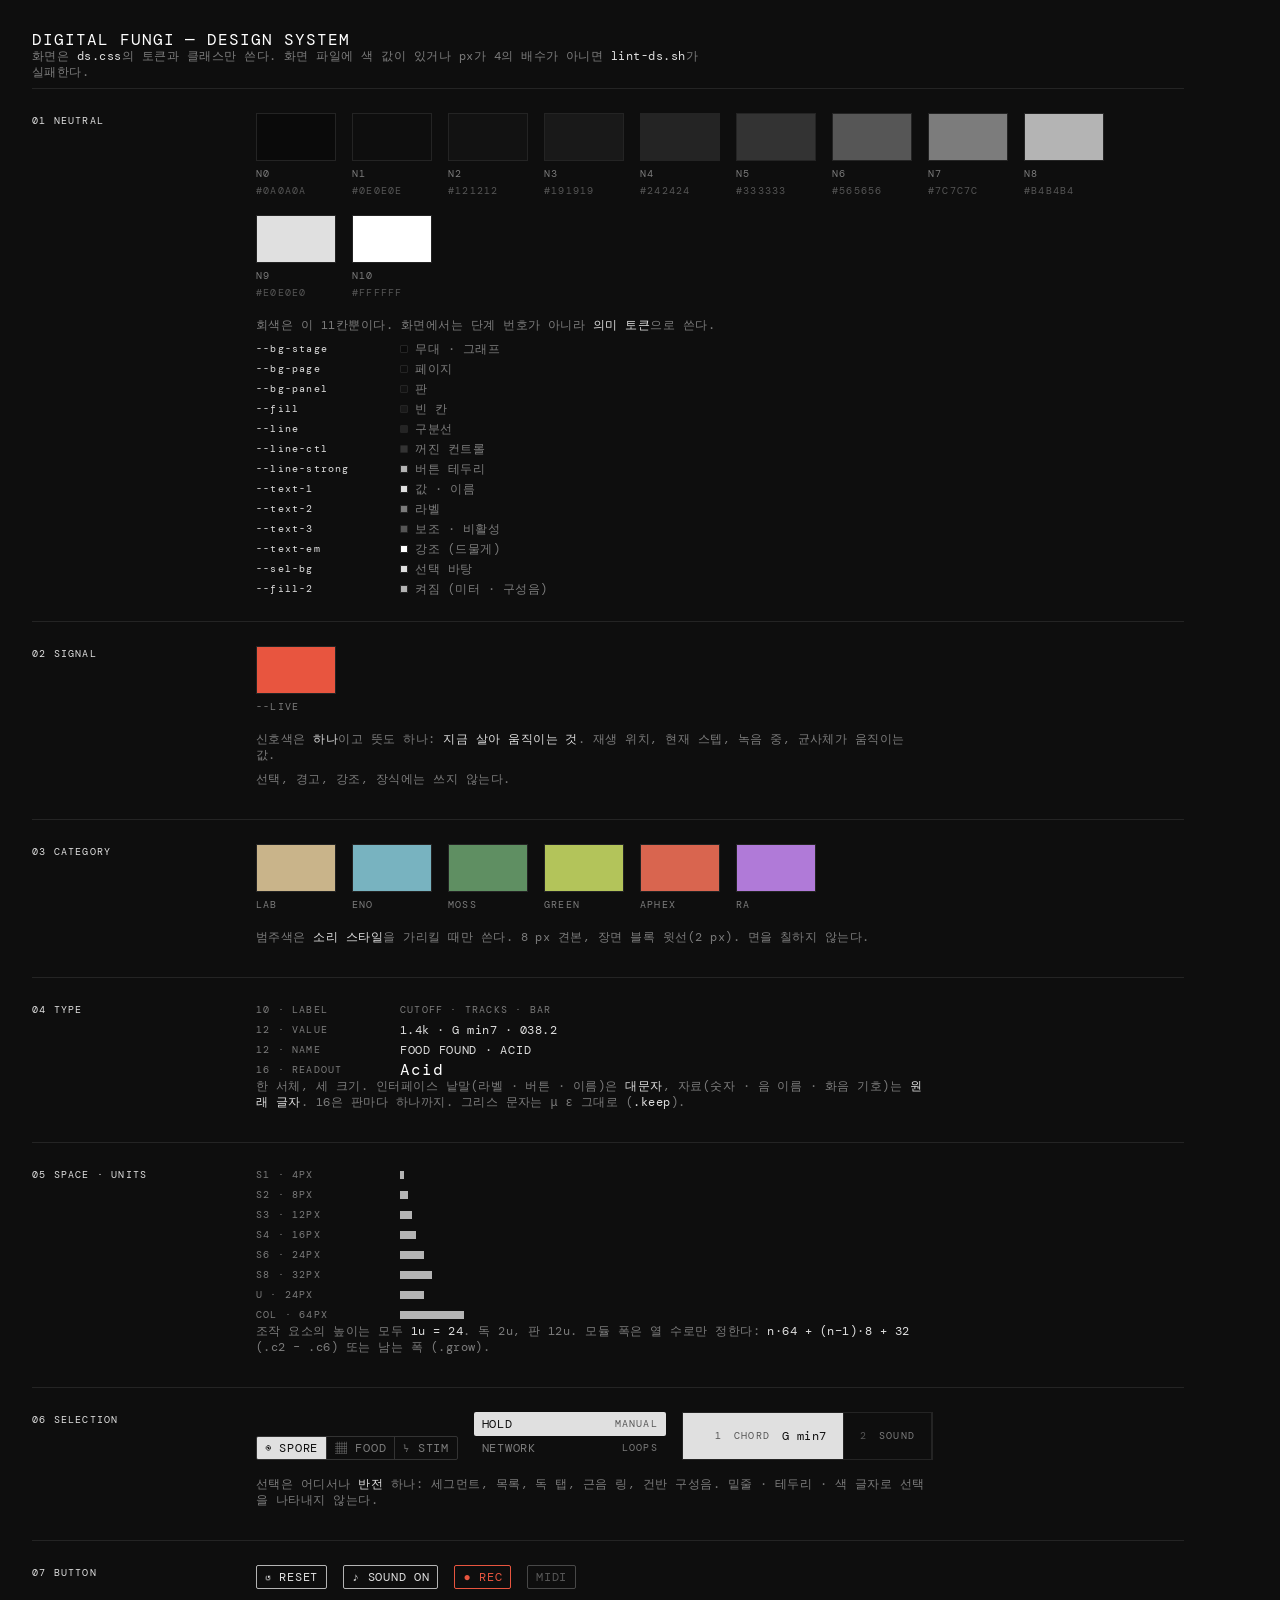
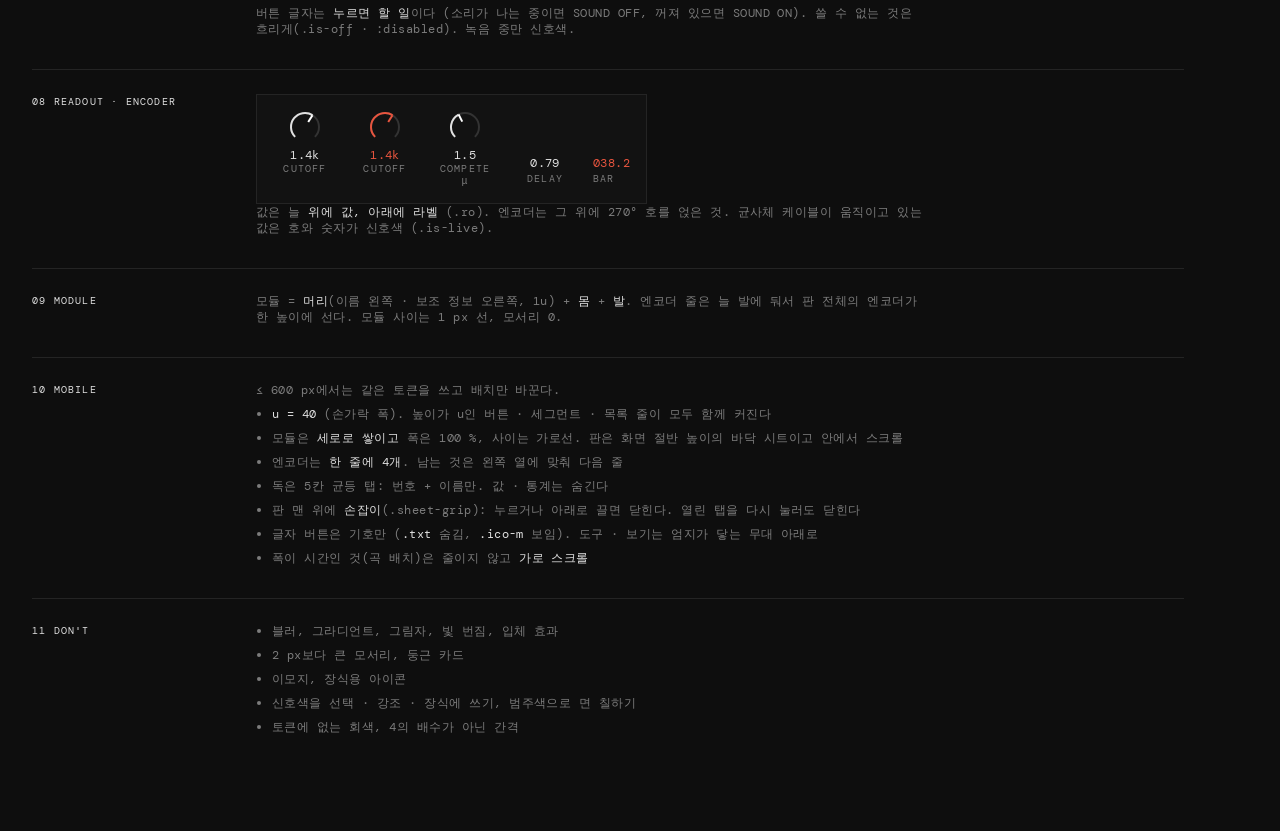
<file: mockups/design-system.html>
<!doctype html>
<html lang="ko">
<head>
<meta charset="utf-8">
<meta name="viewport" content="width=device-width, initial-scale=1">
<title>Fungi Design System</title>
<link href="https://fonts.googleapis.com/css2?family=DM+Mono:wght@400;500&display=swap" rel="stylesheet">
<link rel="stylesheet" href="../src/ds.css">
<style>
  body { padding: var(--s8) var(--s8) calc(var(--s8) * 2); }
  .doc { max-width: calc(var(--u) * 48); }
  .doc > section { display: grid; grid-template-columns: calc(var(--col) * 3) 1fr; gap: var(--s8); padding: var(--s6) 0; border-top: var(--stroke) solid var(--line); }
  .doc h2 { margin: 0; font-weight: 400; }
  .doc p, .doc li { color: var(--text-2); margin: 0 0 var(--s2); max-width: calc(var(--u) * 28); }
  .doc ul { margin: 0; padding-left: var(--s4); }
  .doc b { color: var(--text-1); font-weight: 400; }
  .row { display: flex; flex-wrap: wrap; gap: var(--s4); align-items: flex-end; margin-bottom: var(--s4); }
  .chip { width: calc(var(--col) + var(--s4)); }
  .chip i { display: block; height: calc(var(--u) * 2); border: var(--stroke) solid var(--line); margin-bottom: var(--s1); }
  .spec { display: grid; grid-template-columns: calc(var(--col) * 2) 1fr; gap: var(--s1) var(--s4); align-items: center; }
  .bar { height: var(--s2); background: var(--fill-2); }
  .demo { padding: var(--s4); background: var(--bg-panel); border: var(--stroke) solid var(--line); display: inline-flex; gap: var(--s4); align-items: flex-end; flex-wrap: wrap; }
  .demo .mod { border: var(--stroke) solid var(--line); height: calc(var(--u) * 8); }
  .note { margin-top: var(--s2); }
</style>
</head>
<body>
<div class="doc">
  <div class="big name">Digital Fungi — Design system</div>
  <p class="note">화면은 <b>ds.css</b>의 토큰과 클래스만 쓴다. 화면 파일에 색 값이 있거나 px가 4의 배수가 아니면 <b>lint-ds.sh</b>가 실패한다.</p>

  <section>
    <div><h2 class="lbl lbl-1">01 Neutral</h2></div>
    <div>
      <div class="row" id="ramp"></div>
      <p>회색은 이 11칸뿐이다. 화면에서는 단계 번호가 아니라 <b>의미 토큰</b>으로 쓴다.</p>
      <div class="spec" id="sem"></div>
    </div>
  </section>

  <section>
    <div><h2 class="lbl lbl-1">02 Signal</h2></div>
    <div>
      <div class="row"><div class="chip"><i style="background:var(--live)"></i><span class="lbl">--live</span></div></div>
      <p>신호색은 <b>하나</b>이고 뜻도 하나: <b>지금 살아 움직이는 것</b>. 재생 위치, 현재 스텝, 녹음 중, 균사체가 움직이는 값.</p>
      <p>선택, 경고, 강조, 장식에는 쓰지 않는다.</p>
    </div>
  </section>

  <section>
    <div><h2 class="lbl lbl-1">03 Category</h2></div>
    <div>
      <div class="row" id="cats"></div>
      <p>범주색은 <b>소리 스타일</b>을 가리킬 때만 쓴다. 8 px 견본, 장면 블록 윗선(2 px). 면을 칠하지 않는다.</p>
    </div>
  </section>

  <section>
    <div><h2 class="lbl lbl-1">04 Type</h2></div>
    <div>
      <div class="spec">
        <span class="lbl">10 · label</span><span class="lbl">Cutoff · Tracks · Bar</span>
        <span class="lbl">12 · value</span><span class="val">1.4k · G min7 · 038.2</span>
        <span class="lbl">12 · name</span><span class="name">Food found · Acid</span>
        <span class="lbl">16 · readout</span><span class="big">Acid</span>
      </div>
      <p class="note">한 서체, 세 크기. 인터페이스 낱말(라벨 · 버튼 · 이름)은 <b>대문자</b>, 자료(숫자 · 음 이름 · 화음 기호)는 <b>원래 글자</b>. 16은 판마다 하나까지. 그리스 문자는 <span class="keep">μ ε</span> 그대로 (<b>.keep</b>).</p>
    </div>
  </section>

  <section>
    <div><h2 class="lbl lbl-1">05 Space · Units</h2></div>
    <div>
      <div class="spec" id="space"></div>
      <p class="note">조작 요소의 높이는 모두 <b>1u = 24</b>. 독 2u, 판 12u. 모듈 폭은 열 수로만 정한다: <b>n·64 + (n−1)·8 + 32</b> (.c2 – .c6) 또는 남는 폭 (.grow).</p>
    </div>
  </section>

  <section>
    <div><h2 class="lbl lbl-1">06 Selection</h2></div>
    <div>
      <div class="row">
        <span class="seg"><button class="is-sel">◉ Spore</button><button>▦ Food</button><button>ϟ Stim</button></span>
        <div class="list" style="width:calc(var(--col) * 3)"><button class="is-sel" style="grid-template-columns:1fr auto"><span class="name">Hold</span><span class="lbl">manual</span></button><button style="grid-template-columns:1fr auto"><span class="name">Network</span><span class="lbl">loops</span></button></div>
        <div class="dock" style="border:var(--stroke) solid var(--line)"><div class="tab is-sel"><span class="lbl">1</span><span class="lbl">Chord</span><span class="val">G min7</span></div><div class="tab"><span class="lbl lbl-3">2</span><span class="lbl">Sound</span></div></div>
      </div>
      <p>선택은 어디서나 <b>반전</b> 하나: 세그먼트, 목록, 독 탭, 근음 링, 건반 구성음. 밑줄 · 테두리 · 색 글자로 선택을 나타내지 않는다.</p>
    </div>
  </section>

  <section>
    <div><h2 class="lbl lbl-1">07 Button</h2></div>
    <div>
      <div class="row"><button class="btn">↺ Reset</button><button class="btn">♪ Sound on</button><button class="btn is-rec">● Rec</button><button class="btn" disabled>Midi</button></div>
      <p>버튼 글자는 <b>누르면 할 일</b>이다 (소리가 나는 중이면 SOUND OFF, 꺼져 있으면 SOUND ON). 쓸 수 없는 것은 흐리게(.is-off · :disabled). 녹음 중만 신호색.</p>
    </div>
  </section>

  <section>
    <div><h2 class="lbl lbl-1">08 Readout · Encoder</h2></div>
    <div>
      <div class="demo">
        <div data-enc="Cutoff|1.4k|.62"></div><div data-enc="Cutoff|1.4k|.62|live"></div><div data-enc="Compete μ|1.5|.4"></div>
        <span class="ro"><span class="v">0.79</span><span class="lbl">Delay</span></span>
        <span class="ro left"><span class="v is-live">038.2</span><span class="lbl">Bar</span></span>
      </div>
      <p class="note">값은 늘 <b>위에 값, 아래에 라벨</b> (.ro). 엔코더는 그 위에 270° 호를 얹은 것. 균사체 케이블이 움직이고 있는 값은 호와 숫자가 신호색 (.is-live).</p>
    </div>
  </section>

  <section>
    <div><h2 class="lbl lbl-1">09 Module</h2></div>
    <div>
      <div class="panel" style="height:auto;border:var(--stroke) solid var(--line)">
        <section class="mod c4" style="height:calc(var(--u) * 8)">
          <div class="mod-hd"><span class="lbl">Source</span><span class="lbl lbl-3">02 food found</span></div>
          <div class="mod-body"><div style="display:flex;align-items:center;gap:var(--s2)"><span class="sw aphex"></span><span class="big name">Acid</span></div></div>
          <div class="mod-foot encs"><div data-enc="Tune|0|.5"></div><div data-enc="Octave|−1|.35"></div><div data-enc="Cutoff|1.4k|.62|live"></div><div data-enc="Reso|0.8|.8"></div></div>
        </section>
        <section class="mod c3" style="height:calc(var(--u) * 8)">
          <div class="mod-hd"><span class="lbl">Tracks</span></div>
          <div class="mod-body"><div class="list"><button class="is-sel" style="grid-template-columns:1fr var(--u)"><span class="name">Food found</span><span class="meter"><b style="width:80%"></b></span></button><button style="grid-template-columns:1fr var(--u)"><span class="name">Spike</span><span class="meter"><b style="width:50%"></b></span></button></div></div>
        </section>
      </div>
      <p class="note">모듈 = <b>머리</b>(이름 왼쪽 · 보조 정보 오른쪽, 1u) + <b>몸</b> + <b>발</b>. 엔코더 줄은 늘 발에 둬서 판 전체의 엔코더가 한 높이에 선다. 모듈 사이는 1 px 선, 모서리 0.</p>
    </div>
  </section>

  <section>
    <div><h2 class="lbl lbl-1">10 Mobile</h2></div>
    <div>
      <p>≤ 600 px에서는 같은 토큰을 쓰고 배치만 바꾼다.</p>
      <ul>
        <li><b>u = 40</b> (손가락 폭). 높이가 u인 버튼 · 세그먼트 · 목록 줄이 모두 함께 커진다</li>
        <li>모듈은 <b>세로로 쌓이고</b> 폭은 100 %, 사이는 가로선. 판은 화면 절반 높이의 바닥 시트이고 안에서 스크롤</li>
        <li>엔코더는 <b>한 줄에 4개</b>. 남는 것은 왼쪽 열에 맞춰 다음 줄</li>
        <li>독은 5칸 균등 탭: 번호 + 이름만. 값 · 통계는 숨긴다</li>
        <li>판 맨 위에 <b>손잡이</b>(.sheet-grip): 누르거나 아래로 끌면 닫힌다. 열린 탭을 다시 눌러도 닫힌다</li>
        <li>글자 버튼은 기호만 (<b>.txt</b> 숨김, <b>.ico-m</b> 보임). 도구 · 보기는 엄지가 닿는 무대 아래로</li>
        <li>폭이 시간인 것(곡 배치)은 줄이지 않고 <b>가로 스크롤</b></li>
      </ul>
    </div>
  </section>

  <section>
    <div><h2 class="lbl lbl-1">11 Don't</h2></div>
    <div>
      <ul>
        <li>블러, 그라디언트, 그림자, 빛 번짐, 입체 효과</li>
        <li>2 px보다 큰 모서리, 둥근 카드</li>
        <li>이모지, 장식용 아이콘</li>
        <li>신호색을 선택 · 강조 · 장식에 쓰기, 범주색으로 면 칠하기</li>
        <li>토큰에 없는 회색, 4의 배수가 아닌 간격</li>
      </ul>
    </div>
  </section>
</div>

<script>
const $$ = s => [...document.querySelectorAll(s)];
const v = n => getComputedStyle(document.documentElement).getPropertyValue(n).trim();
document.getElementById('ramp').innerHTML = Array.from({ length: 11 }, (_, i) => `<div class="chip"><i style="background:var(--n${i})"></i><span class="lbl">n${i}</span><br><span class="lbl lbl-3">${v('--n' + i)}</span></div>`).join('');
const SEM = [['--bg-stage','무대 · 그래프'],['--bg-page','페이지'],['--bg-panel','판'],['--fill','빈 칸'],['--line','구분선'],['--line-ctl','꺼진 컨트롤'],['--line-strong','버튼 테두리'],
  ['--text-1','값 · 이름'],['--text-2','라벨'],['--text-3','보조 · 비활성'],['--text-em','강조 (드물게)'],['--sel-bg','선택 바탕'],['--fill-2','켜짐 (미터 · 구성음)']];
document.getElementById('sem').innerHTML = SEM.map(([t, d]) => `<span class="lbl lbl-1 keep">${t}</span><span><span class="sw" style="background:var(${t});border:var(--stroke) solid var(--line)"></span> <span class="t2">${d}</span></span>`).join('');
document.getElementById('cats').innerHTML = ['lab','eno','moss','green','aphex','ra'].map(c => `<div class="chip"><i style="background:var(--c-${c})"></i><span class="lbl">${c}</span></div>`).join('');
const SP = [['s1','--s1'],['s2','--s2'],['s3','--s3'],['s4','--s4'],['s6','--s6'],['s8','--s8'],['u','--u'],['col','--col']];
document.getElementById('space').innerHTML = SP.map(([n, t]) => `<span class="lbl">${n} · ${v(t)}</span><span><i class="bar" style="display:block;width:var(${t})"></i></span>`).join('');

// 엔코더 (song-mode-v4와 같은 그리기)
const A0 = Math.PI * .75, SPAN = Math.PI * 1.5, R = 14;
const arc = (a0, a1) => { const p = a => `${(Math.cos(a) * R).toFixed(2)} ${(Math.sin(a) * R).toFixed(2)}`; return `M${p(a0)} A${R} ${R} 0 ${a1 - a0 > Math.PI ? 1 : 0} 1 ${p(a1)}`; };
$$('[data-enc]').forEach(el => { const [label, val, f, live] = el.dataset.enc.split('|'), a = A0 + SPAN * +f;
  el.className = 'enc ro' + (live ? ' is-live' : '');
  el.innerHTML = `<svg width="32" height="32" viewBox="-16 -16 32 32"><path class="trk" stroke-width="2" fill="none" d="${arc(A0, A0 + SPAN)}"/><path class="arc" stroke-width="2" fill="none" d="${arc(A0, a)}"/><line class="ndl" stroke-width="2" x1="${Math.cos(a) * 6}" y1="${Math.sin(a) * 6}" x2="${Math.cos(a) * R}" y2="${Math.sin(a) * R}"/></svg><span class="v">${val}</span><span class="lbl">${label.replace(/([με])/g, '<span class="keep">$1</span>')}</span>`; });
</script>
</body>
</html>
</file>
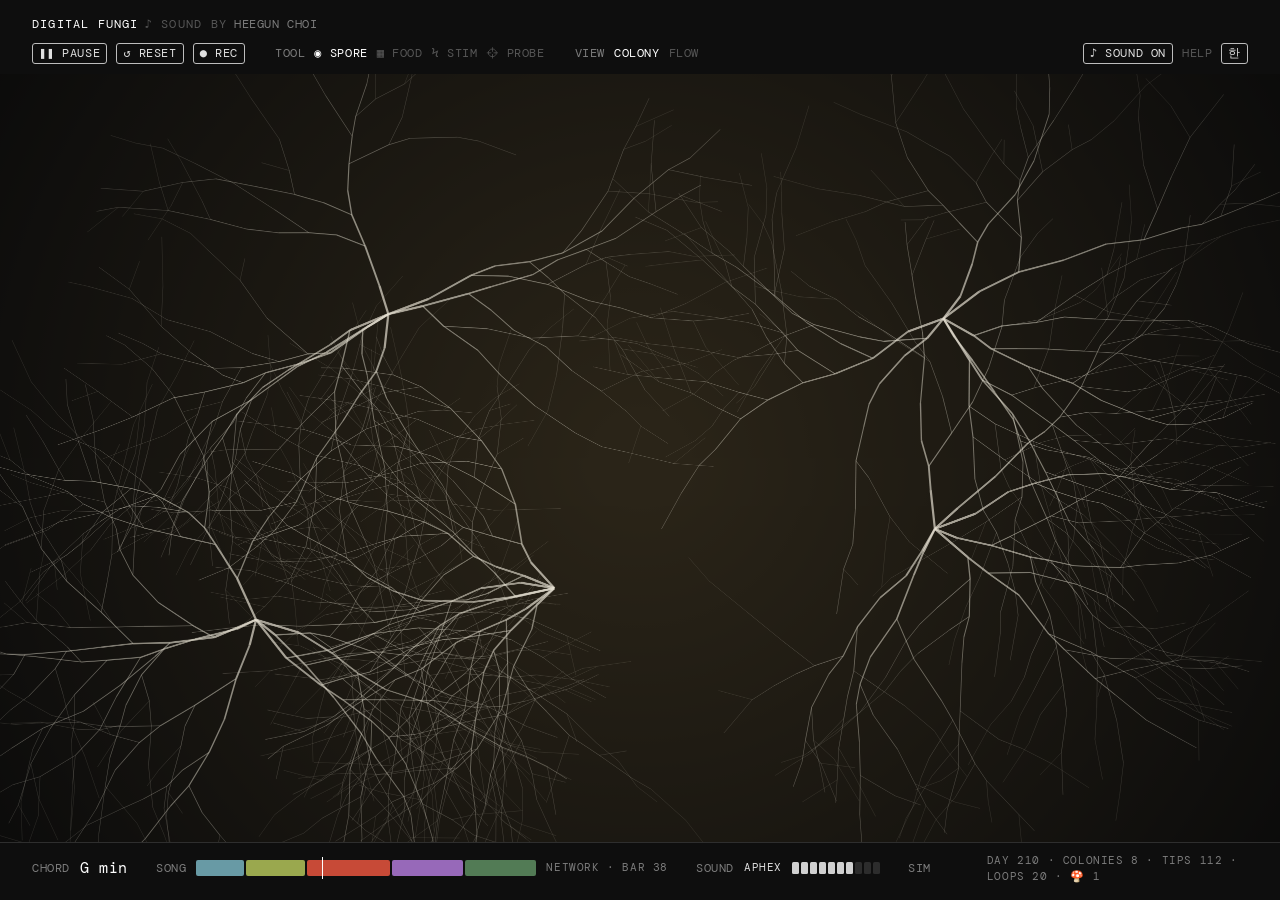
<file: mockups/song-mode-v2.html>
<!doctype html>
<html lang="ko">
<head>
<meta charset="utf-8">
<meta name="viewport" content="width=device-width, initial-scale=1">
<title>Song Mode v2</title>
<link href="https://fonts.googleapis.com/css2?family=DM+Mono:wght@400;500&display=swap" rel="stylesheet">
<style>
  :root { --bg:#0e0e0e; --fg:#e0e0e0; --strong:#fff; --muted:#7c7c7c; --muted-2:#565656; --muted-3:#2e2e2e;
    --bar-on:#d0d0d0; --bar-off:#2c2c2c; --red:#e8553f; --eno:#78b3c0; --moss:#5f8f62; --green:#b3c45a; --aphex:#e8553f; --sunra:#b07ad8; --lab:#c9b48a; color-scheme:dark; }
  * { box-sizing:border-box; }
  html, body { margin:0; height:100%; overflow:hidden; background:var(--bg); color:var(--fg); font:12px/1.4 'DM Mono', ui-monospace, Menlo, monospace; letter-spacing:.05em; }
  body { display:flex; flex-direction:column; }
  button { font:inherit; letter-spacing:inherit; color:inherit; background:none; border:0; padding:0; cursor:pointer; }
  .lbl { color:var(--muted); text-transform:uppercase; }
  .btn { border:1px solid #bdbdbd; border-radius:3px; padding:1px 6px; text-transform:uppercase; }
  .opt { color:var(--muted-2); text-transform:uppercase; } .opt.on { color:var(--strong); }
  .meter { display:inline-flex; gap:2px; vertical-align:middle; } .meter i { width:7px; height:12px; border-radius:1.5px; background:var(--bar-off); } .meter i.on { background:var(--bar-on); }

  header { padding:16px 32px 10px; display:flex; flex-direction:column; gap:10px; }
  .title { color:var(--strong); text-transform:uppercase; letter-spacing:.1em; }
  .title small { color:var(--muted-2); font-size:inherit; margin-left:6px; }
  .byline { color:var(--muted-2); text-transform:uppercase; margin-left:9px; } .byline b { color:var(--muted); font-weight:400; }
  .line { display:flex; flex-wrap:wrap; gap:9px 30px; align-items:center; }
  .ctl { display:inline-flex; gap:9px; align-items:center; white-space:nowrap; }
  .push { margin-left:auto; }

  #stage { position:relative; flex:1; min-height:0; }
  canvas { position:absolute; inset:0; width:100%; height:100%; }

  /* 열리는 판: 한 번에 하나, 무대 위에 반투명으로 */
  .sheet { position:absolute; left:32px; right:32px; bottom:12px; background:rgba(12,12,12,.93); border:1px solid #333; border-radius:4px;
    padding:16px 18px; display:none; backdrop-filter:blur(3px); }
  .sheet.open { display:block; }
  .sheet .hd { display:flex; justify-content:space-between; margin-bottom:14px; }
  .sheet .hd b { font-weight:400; color:var(--strong); text-transform:uppercase; letter-spacing:.1em; }
  .sheet .hd span { color:var(--muted-2); }

  /* 아래 독: 늘 보이는 한 줄 */
  #dock { display:flex; align-items:center; gap:28px; padding:10px 32px 16px; border-top:1px solid var(--muted-3); }
  .dk { display:flex; align-items:center; gap:10px; white-space:nowrap; }
  .dk.tab { cursor:pointer; padding:4px 0; border-bottom:1px solid transparent; }
  .dk.tab:hover .lbl { color:var(--fg); }
  .dk.tab.on { border-bottom-color:var(--strong); } .dk.tab.on .lbl { color:var(--strong); }
  .chordbig { color:var(--strong); font-size:15px; }
  .mini-scenes { display:flex; gap:2px; width:340px; height:16px; position:relative; }
  .mini-scenes i { border-radius:2px; opacity:.85; }
  .mini-scenes .ph { position:absolute; top:-3px; bottom:-3px; width:1px; background:var(--strong); left:37%; }
  .scn { color:var(--muted); font-size:11px; text-transform:uppercase; }

  /* 화음 판 */
  .chord { display:flex; gap:36px; align-items:flex-start; flex-wrap:wrap; }
  .pads { display:grid; grid-template-columns:repeat(12, 46px); gap:4px; }
  .pads button, .quals button { border:1px solid var(--muted-3); border-radius:3px; color:var(--fg); }
  .pads button { height:46px; font-size:14px; } .pads button.rel { border-color:#6a6a6a; }
  .pads button.on, .quals button.on { background:var(--fg); color:#111; border-color:var(--fg); }
  .quals { display:flex; gap:4px; margin-top:8px; } .quals button { height:24px; padding:0 9px; color:var(--muted); text-transform:uppercase; font-size:11px; }
  .mode { display:flex; flex-direction:column; gap:8px; }
  .xy { width:150px; height:100px; border:1px solid var(--muted-3); border-radius:3px; position:relative;
    background-image:linear-gradient(var(--muted-3) 1px, transparent 1px), linear-gradient(90deg, var(--muted-3) 1px, transparent 1px); background-size:15px 10px; }
  .xy i { position:absolute; left:64%; top:32%; width:16px; height:16px; margin:-8px; border-radius:50%; background:var(--fg); }

  /* 곡 판 */
  .blocks { display:flex; gap:3px; height:38px; } .blk { border-radius:3px; padding:4px 7px; color:#111; font-size:11px; text-transform:uppercase; display:flex; flex-direction:column; justify-content:space-between; }
  .blk span { color:rgba(0,0,0,.55); font-size:10px; text-transform:none; }
  .trig { display:flex; gap:3px; margin-top:6px; color:var(--muted); font-size:10px; text-transform:uppercase; } .trig span { padding-left:6px; border-left:1px dashed #555; }
  .row { display:flex; gap:14px; margin-top:14px; align-items:center; }

  /* 소리 판 */
  .patch { display:grid; grid-template-columns:110px 130px 80px 150px; gap:6px 18px; align-items:center; }
  .chip { display:inline-flex; align-items:center; gap:6px; border:1px solid var(--muted-3); border-radius:3px; padding:1px 7px; text-transform:uppercase; }
  .sw { width:8px; height:8px; border-radius:2px; display:inline-block; }
  .styles { display:flex; gap:14px; margin-bottom:14px; }
  .more { color:var(--muted-2); margin-top:12px; }
</style>
</head>
<body>
<header>
  <div><span class="title">Digital Fungi<small>♪ sound</small></span><span class="byline">by <b>Heegun Choi</b></span></div>
  <div class="line">
    <span class="ctl"><button class="btn">❚❚ Pause</button><button class="btn">↺ Reset</button><button class="btn">● Rec</button></span>
    <span class="ctl"><span class="lbl">Tool</span><button class="opt on">◉ Spore</button><button class="opt">▦ Food</button><button class="opt">ϟ Stim</button><button class="opt">⌖ Probe</button></span>
    <span class="ctl"><span class="lbl">View</span><button class="opt on">Colony</button><button class="opt">Flow</button></span>
    <span class="ctl push"><button class="btn">♪ Sound on</button><button class="opt">Help</button><button class="btn">한</button></span>
  </div>
</header>

<div id="stage">
  <canvas id="c"></canvas>

  <div class="sheet" id="sh-chord">
    <div class="hd"><b>Chord · Space</b><span>균사체가 이 화음 안에서만 음을 고른다 · esc 닫기</span></div>
    <div class="chord">
      <div>
        <div class="pads" id="pads"></div>
        <div class="quals" id="quals"><button>maj</button><button class="on">min</button><button>7</button><button>maj7</button><button>m7</button><button>sus4</button><button>add9</button><button>m9</button><button>dim</button><button>quartal</button></div>
      </div>
      <div class="mode"><span class="lbl">화음은</span><button class="opt on">◉ 내가 고정</button><button class="opt">○ 균사체가 바꿈</button><button class="opt">○ 곡 진행 따라</button></div>
      <div><div class="lbl" style="margin-bottom:6px">Space</div><div class="xy"><i></i></div></div>
    </div>
  </div>

  <div class="sheet" id="sh-sound">
    <div class="hd"><b>Sound</b><span>스타일 = 아래 표를 한 번에 채우는 프리셋</span></div>
    <div class="styles"><span class="lbl">Style</span><button class="opt">Lab</button><button class="opt">Eno</button><button class="opt">Moss</button><button class="opt">Green</button><button class="opt on">Aphex</button><button class="opt">Ra</button><span class="lbl" style="margin-left:20px">Vol</span><span class="meter"><i class=on></i><i class=on></i><i class=on></i><i class=on></i><i class=on></i><i class=on></i><i class=on></i><i></i><i></i><i></i></span></div>
    <div class="patch">
      <span class="lbl">Growth</span><span class="chip"><i class="sw" style="background:var(--aphex)"></i>Hat</span><span>1/16</span><span class="meter"><i class=on></i><i class=on></i><i class=on></i><i></i><i></i></span>
      <span class="lbl">Food found</span><span class="chip"><i class="sw" style="background:var(--aphex)"></i>Acid</span><span>1/16</span><span class="meter"><i class=on></i><i class=on></i><i class=on></i><i class=on></i><i></i></span>
      <span class="lbl">Spike</span><span class="chip"><i class="sw" style="background:var(--aphex)"></i>Snare</span><span>1/16</span><span class="meter"><i class=on></i><i class=on></i><i></i><i></i><i></i></span>
      <span class="lbl">Mushroom</span><span class="chip"><i class="sw" style="background:var(--eno)"></i>E-piano</span><span>free</span><span class="meter"><i class=on></i><i class=on></i><i class=on></i><i class=on></i><i class=on></i></span>
    </div>
    <div class="more">+ 드론 · 패드 · 전극 · 공간 … 4개 더 &nbsp;·&nbsp; 고급: 모듈레이션 행렬 ▸</div>
  </div>

  <div class="sheet" id="sh-song">
    <div class="hd"><b>Song</b><span>장면 = 지금 설정 스냅샷 · 넘어가는 조건은 마디 또는 균사체 상태</span></div>
    <div class="blocks">
      <div class="blk" style="flex:16;background:var(--eno)">Spore<span>Gm · 16 bars</span></div>
      <div class="blk" style="flex:20;background:var(--green)">Explore<span>Gm → E♭maj7</span></div>
      <div class="blk" style="flex:28;background:var(--aphex)">Network<span>Gm Cm E♭ D7</span></div>
      <div class="blk" style="flex:24;background:var(--sunra)">Fruit<span>버섯마다 다음 화음</span></div>
      <div class="blk" style="flex:24;background:var(--moss)">Decay<span>Gsus4</span></div>
    </div>
    <div class="trig"><span style="flex:16">16 bars</span><span style="flex:20">tips ≥ 60</span><span style="flex:28">loops ≥ 12</span><span style="flex:24">first mushroom +24</span><span style="flex:24">fade → end</span></div>
    <div class="row"><button class="btn">+ 지금을 장면으로</button><button class="opt on">▶ Play song</button><span style="flex:1"></span><span class="lbl">Export</span><button class="btn">WAV</button><button class="btn">MIDI</button><button class="btn">Link</button></div>
  </div>

  <div class="sheet" id="sh-sim">
    <div class="hd"><b>Growth · Electric · Fruit</b><span>지금 위쪽에 펼쳐져 있는 시뮬레이션 조절이 여기로 들어온다</span></div>
    <div class="lbl">Speed · Branch · Chemo · Avoid · Adapt · Compete μ · Spont · Recovery ε · Loop cond · Spike boost · Mat R · Mat D …</div>
  </div>
</div>

<div id="dock">
  <div class="dk tab" data-s="chord"><span class="lbl">Chord</span><span class="chordbig">G min</span></div>
  <div class="dk tab" data-s="song"><span class="lbl">Song</span><div class="mini-scenes"><i style="flex:16;background:var(--eno)"></i><i style="flex:20;background:var(--green)"></i><i style="flex:28;background:var(--aphex)"></i><i style="flex:24;background:var(--sunra)"></i><i style="flex:24;background:var(--moss)"></i><b class="ph"></b></div><span class="scn">Network · bar 38</span></div>
  <div class="dk tab" data-s="sound"><span class="lbl">Sound</span><span class="scn" style="color:var(--fg)">Aphex</span><span class="meter"><i class=on></i><i class=on></i><i class=on></i><i class=on></i><i class=on></i><i class=on></i><i class=on></i><i></i><i></i><i></i></span></div>
  <div class="dk tab" data-s="sim"><span class="lbl">Sim</span></div>
  <span style="flex:1"></span>
  <span class="scn">day 210 · colonies 8 · tips 112 · loops 20 · 🍄 1</span>
</div>

<script>
  // 탭: 누르면 그 판만 열고, 다시 누르면 닫는다
  const tabs = document.querySelectorAll('.dk.tab');
  function open(s) {
    tabs.forEach(t => t.classList.toggle('on', t.dataset.s === s));
    document.querySelectorAll('.sheet').forEach(x => x.classList.toggle('open', x.id === 'sh-' + s));
  }
  tabs.forEach(t => t.onclick = () => open(t.classList.contains('on') ? null : t.dataset.s));
  addEventListener('keydown', e => e.key === 'Escape' && open(null));
  const q = new URLSearchParams(location.search).get('open'); if (q) open(q);

  const names = ['D♭','A♭','E♭','B♭','F','C','G','D','A','E','B','F♯'], rel = new Set(['E♭','B♭','C','D','F']);
  const pads = document.getElementById('pads');
  names.forEach(n => { const b = document.createElement('button'); b.textContent = n;
    if (n === 'G') b.classList.add('on'); else if (rel.has(n)) b.classList.add('rel');
    b.onclick = () => { pads.querySelectorAll('button').forEach(x => x.classList.remove('on')); b.classList.add('on'); upd(); }; pads.appendChild(b); });
  const quals = document.getElementById('quals');
  quals.querySelectorAll('button').forEach(b => b.onclick = () => { quals.querySelectorAll('button').forEach(x => x.classList.remove('on')); b.classList.add('on'); upd(); });
  function upd() { document.querySelector('.chordbig').textContent = pads.querySelector('.on').textContent + ' ' + quals.querySelector('.on').textContent; }

  // 무대 자리 표시용 균사 그림
  const c = document.getElementById('c'), g = c.getContext('2d');
  function draw() {
    const r = c.getBoundingClientRect(); c.width = r.width * 2; c.height = r.height * 2; g.scale(2, 2);
    const grd = g.createRadialGradient(r.width * .5, r.height * .5, 50, r.width * .5, r.height * .5, r.width * .6);
    grd.addColorStop(0, '#2a2418'); grd.addColorStop(1, '#0b0b0b'); g.fillStyle = grd; g.fillRect(0, 0, r.width, r.height);
    let seed = 7; const rnd = () => (seed = (seed * 16807) % 2147483647) / 2147483647;
    const grow = (x, y, a, w, d) => { if (d > 9 || w < .25) return; const L = 20 + rnd() * 30;
      const nx = x + Math.cos(a) * L, ny = y + Math.sin(a) * L;
      g.strokeStyle = `rgba(230,225,210,${.25 + w * .2})`; g.lineWidth = w; g.beginPath(); g.moveTo(x, y); g.lineTo(nx, ny); g.stroke();
      grow(nx, ny, a + (rnd() - .5) * .6, w * .85, d + 1); if (rnd() < .55) grow(nx, ny, a + (rnd() < .5 ? -1 : 1) * (.5 + rnd() * .6), w * .6, d + 1); };
    for (let k = 0; k < 5; k++) { const cx = r.width * (.2 + .6 * rnd()), cy = r.height * (.25 + .5 * rnd());
      for (let j = 0; j < 7; j++) grow(cx, cy, rnd() * 6.28, 2.2, 0); }
  }
  draw();
</script>
</body>
</html>
</file>
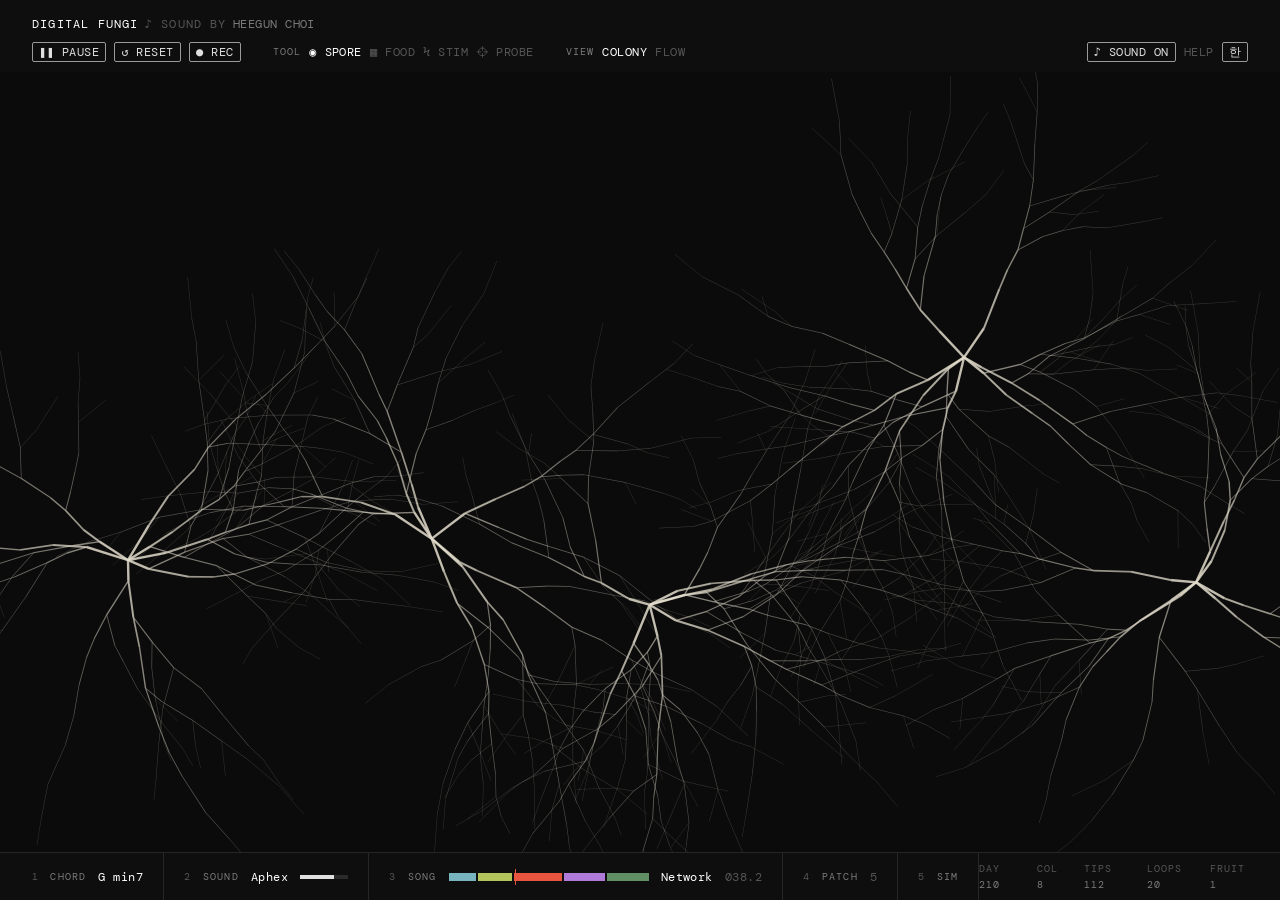
<file: mockups/song-mode-v3.html>
<!doctype html>
<html lang="ko">
<head>
<meta charset="utf-8">
<meta name="viewport" content="width=device-width, initial-scale=1">
<title>Song Mode v3</title>
<link href="https://fonts.googleapis.com/css2?family=DM+Mono:wght@400;500&display=swap" rel="stylesheet">
<style>
  /* 8 px 격자. 글자 크기는 10 (라벨) · 12 (값) · 16 (주 표시) 세 단계만 */
  :root {
    --bg:#0e0e0e; --panel:#111; --cell:#161616; --fg:#e0e0e0; --strong:#fff; --muted:#7c7c7c; --muted-2:#565656;
    --rule:#262626; --track:#2a2a2a; --red:#e8553f;
    --eno:#78b3c0; --moss:#5f8f62; --green:#b3c45a; --aphex:#e8553f; --sunra:#b07ad8; --lab:#c9b48a;
    color-scheme: dark;
  }
  * { box-sizing:border-box; }
  html, body { margin:0; height:100%; overflow:hidden; background:var(--bg); color:var(--fg);
    font:12px/16px 'DM Mono', ui-monospace, Menlo, monospace; letter-spacing:.04em; font-variant-numeric:tabular-nums; }
  body { display:flex; flex-direction:column; }
  button { font:inherit; letter-spacing:inherit; color:inherit; background:none; border:0; padding:0; cursor:pointer; }
  .cap { font-size:10px; line-height:16px; letter-spacing:.12em; text-transform:uppercase; color:var(--muted); }
  .dim { color:var(--muted-2); }
  .val { color:var(--strong); }

  /* ---------- 위 ---------- */
  header { padding:16px 32px 8px; }
  .title { color:var(--strong); text-transform:uppercase; letter-spacing:.1em; }
  .title small { color:var(--muted-2); font-size:inherit; margin:0 8px 0 6px; }
  .by { color:var(--muted-2); text-transform:uppercase; } .by b { color:var(--muted); font-weight:400; }
  .bar { display:flex; align-items:center; gap:32px; margin-top:8px; height:24px; }
  .grp { display:flex; align-items:center; gap:8px; white-space:nowrap; }
  .btn { height:20px; border:1px solid #9a9a9a; border-radius:2px; padding:0 6px; text-transform:uppercase; display:inline-flex; align-items:center; gap:6px; }
  .btn:hover { border-color:var(--strong); }
  .opt { color:var(--muted-2); text-transform:uppercase; } .opt:hover { color:var(--muted); } .opt.on { color:var(--strong); }
  .push { margin-left:auto; }

  /* ---------- 무대 ---------- */
  #stage { position:relative; flex:1; min-height:120px; }
  #stage canvas { position:absolute; inset:0; width:100%; height:100%; display:block; }

  /* ---------- 판: 독 바로 위에 붙는다. 무대를 덮지 않고 밀어 올린다 ---------- */
  #panel { height:288px; border-top:1px solid var(--rule); background:var(--panel); display:none; }
  #panel.open { display:flex; }
  .page { display:none; flex:1; min-width:0; }
  .page.on { display:flex; }
  /* 모듈: 랙의 한 칸. 위에 이름, 사이에 세로 실선 */
  .mod { display:flex; flex-direction:column; padding:12px 16px 16px; border-right:1px solid var(--rule); min-width:0; }
  .mod:last-child { border-right:0; }
  .mod > .hd { display:flex; justify-content:space-between; align-items:center; height:16px; margin-bottom:12px; gap:16px; }
  .mod > .hd .cap:first-child { color:var(--fg); }
  .grow { flex:1; }

  /* 엔코더: 평면 호 하나 + 값 */
  .encs { display:grid; gap:12px 8px; }
  .enc { width:64px; display:flex; flex-direction:column; align-items:center; cursor:ns-resize; user-select:none; }
  .enc svg { display:block; }
  .enc .v { color:var(--strong); margin-top:2px; }
  .enc .cap { margin-top:0; white-space:nowrap; }
  .enc.mod-on .v { color:var(--red); }

  /* 목록 (Elektron 메뉴처럼): 선택한 줄은 반전 */
  .list { display:flex; flex-direction:column; }
  .list button { height:24px; display:grid; align-items:center; text-align:left; padding:0 8px; color:var(--muted); border-radius:2px; }
  .list button:hover { color:var(--fg); }
  .list button.on { background:var(--fg); color:#0e0e0e; }
  .list button.on .dim, .list button.on .cap { color:#555; }

  .seg { display:flex; border:1px solid var(--rule); border-radius:2px; height:24px; }
  .seg button { flex:1; padding:0 8px; white-space:nowrap; color:var(--muted-2); text-transform:uppercase; border-right:1px solid var(--rule); }
  .seg button:last-child { border-right:0; }
  .seg button.on { color:#0e0e0e; background:var(--fg); }

  /* ---------- 1 화음 ---------- */
  .ring text { font:12px 'DM Mono', monospace; letter-spacing:0; }
  .ring .s { cursor:pointer; }
  .kb { position:relative; height:56px; }
  .kb i { position:absolute; top:0; border:1px solid #0e0e0e; }
  .kb .w { height:56px; background:#2e2e2e; border-radius:0 0 2px 2px; }
  .kb .b { height:34px; background:#141414; z-index:1; border-color:#2e2e2e; border-radius:0 0 2px 2px; }
  .kb .on { background:var(--fg); } .kb .b.on { background:#bdbdbd; } .kb .root { background:var(--red) !important; }
  .notes { display:flex; gap:16px; margin-top:8px; }
  .xy { position:relative; width:168px; height:168px; border:1px solid var(--rule); cursor:crosshair; touch-action:none;
    background-image:linear-gradient(var(--rule) 1px, transparent 1px), linear-gradient(90deg, var(--rule) 1px, transparent 1px);
    background-size:21px 21px; background-position:-1px -1px; }
  .xy .h, .xy .vl { position:absolute; background:#6a6a6a; }
  .xy .h { left:0; right:0; height:1px; } .xy .vl { top:0; bottom:0; width:1px; }
  .xy .pt { position:absolute; width:8px; height:8px; margin:-4px; background:var(--strong); }
  .xy svg { position:absolute; inset:0; }

  /* ---------- 2 소리 ---------- */
  .tracks button { grid-template-columns:24px 1fr 104px 40px; gap:8px; }
  .lvl { height:4px; background:var(--track); position:relative; } .lvl b { position:absolute; left:0; top:0; bottom:0; background:currentColor; }
  .sw { display:inline-block; width:8px; height:8px; border-radius:1px; margin-right:6px; vertical-align:0; }
  .big { font-size:16px; line-height:24px; color:var(--strong); text-transform:uppercase; letter-spacing:.08em; }
  .graph { border:1px solid var(--rule); display:block; }
  .steps { display:grid; grid-template-columns:repeat(16, 1fr); gap:2px; height:24px; }
  .steps i { background:var(--cell); border-radius:1px; } .steps i.beat { background:#202020; }
  .steps i.hit { background:var(--fg); } .steps i.now { outline:1px solid var(--red); outline-offset:-1px; }

  /* ---------- 3 곡 ---------- */
  .arr { position:relative; flex:1; display:grid; grid-template-columns:72px 1fr; grid-auto-rows:min-content; row-gap:8px; }
  .ruler { position:relative; height:16px; border-bottom:1px solid var(--rule); }
  .ruler span { position:absolute; bottom:2px; font-size:10px; color:var(--muted-2); transform:translateX(-1px); }
  .ruler i { position:absolute; bottom:-1px; width:1px; height:4px; background:#3a3a3a; } .ruler i.m { height:8px; background:#555; }
  .lane { position:relative; height:32px; }
  .lane.s { height:24px; }
  .blk { position:absolute; top:0; bottom:0; background:var(--cell); border-top:2px solid; padding:2px 8px 0; overflow:hidden; white-space:nowrap; }
  .blk.on { background:#1d1d1d; }
  .blk .cap { color:var(--fg); } .blk .dim { font-size:10px; }
  .cc { position:absolute; top:0; bottom:0; border-left:1px solid var(--rule); padding:4px 6px; white-space:nowrap; overflow:hidden; color:var(--fg); }
  .cond { position:absolute; top:4px; font-size:10px; color:var(--muted); white-space:nowrap; letter-spacing:.08em; text-transform:uppercase; }
  .cond::before { content:'→ '; color:var(--muted-2); }
  .ph { position:absolute; top:0; bottom:0; width:1px; background:var(--red); pointer-events:none; }
  .ph span { position:absolute; bottom:0; left:6px; color:var(--red); font-size:10px; letter-spacing:.08em; white-space:nowrap; }
  .lname { height:32px; display:flex; align-items:center; } .lname.s { height:24px; }

  /* ---------- 4 연결 (패치 베이) ---------- */
  .jack { display:flex; flex-direction:column; align-items:center; gap:4px; width:64px; }
  .jack svg { display:block; }
  .jrow { display:flex; justify-content:space-between; }
  .cables { position:absolute; inset:0; pointer-events:none; }
  .amts { display:grid; grid-template-columns:8px 1fr 48px; gap:0 8px; align-items:center; }
  .amts > * { height:24px; display:flex; align-items:center; border-bottom:1px solid var(--rule); }
  .amts .k { width:8px; height:2px; align-self:center; border:0; }

  /* ---------- 독 ---------- */
  #dock { display:flex; height:48px; border-top:1px solid var(--rule); background:var(--bg); }
  .tab { position:relative; display:flex; align-items:center; gap:12px; padding:0 20px; border-right:1px solid var(--rule); cursor:pointer; white-space:nowrap; }
  .tab:first-child { padding-left:32px; }
  .tab .n { font-size:10px; color:var(--muted-2); }
  .tab:hover .cap { color:var(--fg); }
  .tab.on::before { content:''; position:absolute; left:0; right:0; top:-1px; height:2px; background:var(--strong); }
  .tab.on .cap { color:var(--strong); }
  .mini { display:flex; gap:2px; width:200px; height:8px; position:relative; }
  .mini i { height:8px; } .mini b { position:absolute; top:-4px; bottom:-4px; width:1px; background:var(--red); }
  .stats { margin-left:auto; display:flex; align-items:center; gap:20px; padding-right:32px; color:var(--muted-2); font-size:10px; letter-spacing:.1em; text-transform:uppercase; }
  .stats b { color:var(--muted); font-weight:400; }
</style>
</head>
<body>

<header>
  <div><span class="title">Digital Fungi<small>♪ sound</small></span><span class="by">by <b>Heegun Choi</b></span></div>
  <div class="bar">
    <span class="grp"><button class="btn">❚❚ Pause</button><button class="btn">↺ Reset</button><button class="btn">● Rec</button></span>
    <span class="grp"><span class="cap">Tool</span><button class="opt on">◉ Spore</button><button class="opt">▦ Food</button><button class="opt">ϟ Stim</button><button class="opt">⌖ Probe</button></span>
    <span class="grp"><span class="cap">View</span><button class="opt on">Colony</button><button class="opt">Flow</button></span>
    <span class="grp push"><button class="btn">♪ Sound on</button><button class="opt">Help</button><button class="btn">한</button></span>
  </div>
</header>

<div id="stage"><canvas id="c"></canvas></div>

<div id="panel">

  <!-- 1 화음 -->
  <div class="page" id="p-chord">
    <div class="mod" style="width:248px">
      <div class="hd"><span class="cap">Root</span><span class="cap dim">5도권</span></div>
      <svg class="ring" id="ring" width="216" height="216" viewBox="-108 -108 216 216" style="margin-top:-12px"></svg>
    </div>
    <div class="mod" style="width:168px">
      <div class="hd"><span class="cap">Quality</span></div>
      <div class="list" id="qual" style="display:grid;grid-template-columns:1fr 1fr;column-gap:4px"></div>
    </div>
    <div class="mod grow">
      <div class="hd"><span class="cap">Voicing</span><span class="cap" id="cname" style="color:var(--strong)">G min7</span></div>
      <div class="kb" id="kb"></div>
      <div class="notes" id="notes"></div>
      <div class="encs" style="grid-template-columns:repeat(4,64px);margin-top:auto">
        <div data-enc="Spread|2 oct|.5"></div><div data-enc="Invert|0|0"></div><div data-enc="Octave|3|.45"></div><div data-enc="Voices|4|.5"></div>
      </div>
    </div>
    <div class="mod" style="width:200px">
      <div class="hd"><span class="cap">Source</span></div>
      <div class="list" id="src">
        <button class="on" style="grid-template-columns:1fr auto"><span>Hold</span><span class="cap">직접</span></button>
        <button style="grid-template-columns:1fr auto"><span>Network</span><span class="cap">고리 수</span></button>
        <button style="grid-template-columns:1fr auto"><span>Song</span><span class="cap">진행표</span></button>
      </div>
      <p class="cap dim" style="margin:auto 0 0;text-transform:none;letter-spacing:.04em;line-height:16px">균사체의 모든 음은<br>이 화음의 구성음에서<br>고른다.</p>
    </div>
    <div class="mod" style="width:216px">
      <div class="hd"><span class="cap">Space</span><span class="cap"><span class="dim">rec</span> ●</span></div>
      <div class="xy" id="xy"><svg id="trail"></svg><i class="h"></i><i class="vl"></i><i class="pt"></i></div>
      <div style="display:flex;justify-content:space-between;margin-top:8px;width:168px"><span><span class="cap">Dly</span> <span class="val" id="dly">0.62</span></span><span><span class="cap">Rev</span> <span class="val" id="rev">0.70</span></span></div>
    </div>
  </div>

  <!-- 2 소리 -->
  <div class="page" id="p-sound">
    <div class="mod" style="width:352px">
      <div class="hd"><span class="cap">Tracks</span><span class="cap">Preset <span class="val">Aphex</span> ▾</span></div>
      <div class="list tracks" id="tracks"></div>
    </div>
    <div class="mod" style="width:296px">
      <div class="hd"><span class="cap">Source</span><span class="cap dim">02 · Food found</span></div>
      <div style="display:flex;justify-content:space-between;align-items:center"><span class="big"><span class="sw" style="background:var(--aphex);vertical-align:2px"></span>Acid</span><span class="cap">◂ ▸</span></div>
      <svg class="graph" width="264" height="56" viewBox="0 0 264 56" style="margin:8px 0 12px"><path d="M0 44 L44 12 L44 44 L88 12 L88 44 L132 12 L132 44 L176 12 L176 44 L220 12 L220 44 L264 12" fill="none" stroke="#e0e0e0" stroke-width="1"/><line x1="0" y1="28" x2="264" y2="28" stroke="#262626"/></svg>
      <div class="encs" style="grid-template-columns:repeat(4,64px);margin-top:auto">
        <div data-enc="Tune|0|.5"></div><div data-enc="Octave|-1|.35"></div><div data-enc="Cutoff|1.4k|.62|m"></div><div data-enc="Reso|0.8|.8"></div>
      </div>
    </div>
    <div class="mod" style="width:296px">
      <div class="hd"><span class="cap">Amp env</span></div>
      <svg class="graph" width="264" height="88" viewBox="0 0 264 88" style="margin-bottom:12px">
        <g stroke="#1c1c1c"><line x1="66" y1="0" x2="66" y2="88"/><line x1="132" y1="0" x2="132" y2="88"/><line x1="198" y1="0" x2="198" y2="88"/></g>
        <path d="M0 80 L12 8 L56 44 L196 44 L264 80" fill="none" stroke="#e0e0e0"/>
        <g fill="#0e0e0e" stroke="#fff"><rect x="9" y="5" width="6" height="6"/><rect x="53" y="41" width="6" height="6"/><rect x="193" y="41" width="6" height="6"/></g>
      </svg>
      <div class="encs" style="grid-template-columns:repeat(4,64px);margin-top:auto">
        <div data-enc="Atk|4 ms|.08"></div><div data-enc="Dec|180|.4"></div><div data-enc="Sus|0.55|.55"></div><div data-enc="Rel|420|.6"></div>
      </div>
    </div>
    <div class="mod grow">
      <div class="hd"><span class="cap">Trigger</span><span class="cap dim">마지막 1마디</span></div>
      <div class="steps" id="steps"></div>
      <div class="encs" style="grid-template-columns:repeat(4,64px);margin-top:auto">
        <div data-enc="Grid|1/16|.75"></div><div data-enc="Prob|62%|.62"></div><div data-enc="Swing|56|.3"></div><div data-enc="Gap|0.12|.2"></div>
      </div>
    </div>
  </div>

  <!-- 3 곡 -->
  <div class="page" id="p-song">
    <div class="mod grow" style="padding-right:24px">
      <div class="hd"><span class="cap">Arrange</span><span class="cap"><span class="dim">bar</span> <span class="val">038.2</span> <span class="dim">/ ~112 · 88 bpm · 4/4</span></span></div>
      <div class="arr" id="arr">
        <span></span><div class="ruler" id="ruler"></div>
        <span class="lname cap">Scene</span><div class="lane" id="L-scene"></div>
        <span class="lname cap s">Chord</span><div class="lane s" id="L-chord"></div>
        <span class="lname cap s">Next</span><div class="lane s" id="L-cond"></div>
        <span class="lname cap s">Energy</span><div class="lane s"><svg width="100%" height="24" viewBox="0 0 1000 24" preserveAspectRatio="none"><path d="M0 22 C120 21 150 18 180 16 S320 10 360 9 S560 2 600 3 S760 12 800 14 S960 22 1000 23" fill="none" stroke="#7c7c7c" vector-effect="non-scaling-stroke"/></svg></div>
      </div>
    </div>
    <div class="mod" style="width:232px">
      <div class="hd"><span class="cap">Transport</span></div>
      <div class="seg" style="margin-bottom:8px"><button style="flex:0 0 32px">■</button><button class="on">▶ Song</button><button>Loop scene</button></div>
      <button class="btn" style="width:100%;justify-content:center;height:24px">+ Capture scene</button>
      <div style="margin-top:auto">
        <div class="hd" style="display:flex;justify-content:space-between;margin-bottom:8px"><span class="cap">Export</span><span class="cap dim">seed 4F2A·91</span></div>
        <div style="display:grid;grid-template-columns:repeat(2,1fr);gap:4px"><button class="btn" style="justify-content:center">Wav</button><button class="btn" style="justify-content:center">Stems</button><button class="btn" style="justify-content:center">Midi</button><button class="btn" style="justify-content:center">Link</button></div>
      </div>
    </div>
  </div>

  <!-- 4 연결 -->
  <div class="page" id="p-mod">
    <div class="mod grow" style="position:relative">
      <div class="hd"><span class="cap">Patch</span><span class="cap dim">균사체 상태 → 소리 · 끌어서 잇기</span></div>
      <div style="position:relative;flex:1;display:flex;flex-direction:column;justify-content:space-between;padding:0 8px" id="bay">
        <div class="jrow" id="outs"></div>
        <div class="jrow" id="ins"></div>
        <svg class="cables" id="cables"></svg>
      </div>
    </div>
    <div class="mod" style="width:304px">
      <div class="hd"><span class="cap">Amount</span><span class="cap dim">5 cables</span></div>
      <div class="amts" id="amts"></div>
    </div>
  </div>

  <!-- 5 시뮬레이션 -->
  <div class="page" id="p-sim">
    <div class="mod"><div class="hd"><span class="cap">Growth</span></div>
      <div class="encs" style="grid-template-columns:repeat(3,64px)">
        <div data-enc="Speed|1.0|.3"></div><div data-enc="Branch|0.04|.4"></div><div data-enc="Chemo|1.0|.25"></div>
        <div data-enc="Avoid|0.3|.15"></div><div data-enc="Adapt|0.02|.2"></div><div data-enc="Compete μ|1.5|.4"></div>
      </div></div>
    <div class="mod"><div class="hd"><span class="cap">Electric</span></div>
      <div class="encs" style="grid-template-columns:repeat(2,64px)">
        <div data-enc="Spont|0.004|.2"></div><div data-enc="Recov ε|0.003|.1"></div>
        <div data-enc="Loop|1.0|1"></div><div data-enc="Spike|3|.5"></div>
      </div></div>
    <div class="mod"><div class="hd"><span class="cap">Fruit</span></div>
      <div class="encs" style="grid-template-columns:repeat(2,64px)">
        <div data-enc="Mat R|0.02|.25"></div><div data-enc="Mat D|0.12|.6"></div>
        <div data-enc="Satur|0.03|.25"></div><div data-enc="Invest|0.5|.5"></div>
      </div></div>
    <div class="mod grow"><div class="hd"><span class="cap">Environment</span></div>
      <div class="list" style="width:240px">
        <button class="on" style="grid-template-columns:1fr auto"><span>Transport</span><span>Local</span></button>
        <button style="grid-template-columns:1fr auto"><span>Soil</span><span>On</span></button>
        <button style="grid-template-columns:1fr auto"><span>Mat layer</span><span>On</span></button>
        <button style="grid-template-columns:1fr auto"><span>Zoom</span><span>1.0×</span></button>
      </div></div>
  </div>
</div>

<nav id="dock">
  <div class="tab" data-p="chord"><span class="n">1</span><span class="cap">Chord</span><span class="val" id="dk-chord">G min7</span></div>
  <div class="tab" data-p="sound"><span class="n">2</span><span class="cap">Sound</span><span class="val">Aphex</span><span class="lvl" style="width:48px;color:var(--fg)"><b style="width:70%"></b></span></div>
  <div class="tab" data-p="song"><span class="n">3</span><span class="cap">Song</span><span class="mini" id="mini"></span><span class="val">Network</span><span class="dim">038.2</span></div>
  <div class="tab" data-p="mod"><span class="n">4</span><span class="cap">Patch</span><span class="dim">5</span></div>
  <div class="tab" data-p="sim"><span class="n">5</span><span class="cap">Sim</span></div>
  <div class="stats"><span>Day <b>210</b></span><span>Col <b>8</b></span><span>Tips <b>112</b></span><span>Loops <b>20</b></span><span>Fruit <b>1</b></span></div>
</nav>

<script>
const $ = (s, r = document) => r.querySelector(s), $$ = (s, r = document) => [...r.querySelectorAll(s)];
const NS = 'http://www.w3.org/2000/svg';

// ---------- 판 열고 닫기 (숫자키 1–5, esc) ----------
function open(p) {
  $$('.tab').forEach(t => t.classList.toggle('on', t.dataset.p === p));
  $$('.page').forEach(x => x.classList.toggle('on', x.id === 'p-' + p));
  $('#panel').classList.toggle('open', !!p);
  drawStage(); if (p === 'mod') drawCables();
}
$$('.tab').forEach(t => t.onclick = () => open(t.classList.contains('on') ? null : t.dataset.p));
addEventListener('keydown', e => { if (e.key === 'Escape') open(null); const i = '12345'.indexOf(e.key); if (i >= 0) $$('.tab')[i].click(); });

// ---------- 엔코더: 270° 호, 끌면 값이 바뀐다 ----------
function arc(r, a0, a1) {
  const p = a => [Math.cos(a) * r, Math.sin(a) * r];
  const [x0, y0] = p(a0), [x1, y1] = p(a1);
  return `M${x0.toFixed(2)} ${y0.toFixed(2)} A${r} ${r} 0 ${a1 - a0 > Math.PI ? 1 : 0} 1 ${x1.toFixed(2)} ${y1.toFixed(2)}`;
}
const A0 = Math.PI * 0.75, SPAN = Math.PI * 1.5;
function renderEnc(el) {
  const [label, v, f, m] = el.dataset.enc.split('|');
  el.className = 'enc' + (m ? ' mod-on' : '');
  el.f = +f;
  el.innerHTML = `<svg width="40" height="36" viewBox="-20 -19 40 36"><path class="tr" stroke="#2a2a2a" stroke-width="2" fill="none" stroke-linecap="butt"/><path class="va" stroke="${m ? '#e8553f' : '#e0e0e0'}" stroke-width="2" fill="none"/><line class="nd" stroke="#fff" stroke-width="1.5"/></svg><span class="v">${v}</span><span class="cap">${label.replace(/([με])/g, '<span style="text-transform:none">$1</span>')}</span>`;
  paintEnc(el);
  el.onpointerdown = e => { el.setPointerCapture(e.pointerId); const y0 = e.clientY, f0 = el.f;
    el.onpointermove = ev => { el.f = Math.min(1, Math.max(0, f0 + (y0 - ev.clientY) / 120)); paintEnc(el); };
    el.onpointerup = () => el.onpointermove = null; };
}
function paintEnc(el) {
  const a = A0 + SPAN * el.f;
  $('.tr', el).setAttribute('d', arc(15, A0, A0 + SPAN));
  $('.va', el).setAttribute('d', el.f > 0.005 ? arc(15, A0, a) : '');
  const nd = $('.nd', el);
  nd.setAttribute('x1', Math.cos(a) * 6); nd.setAttribute('y1', Math.sin(a) * 6);
  nd.setAttribute('x2', Math.cos(a) * 15); nd.setAttribute('y2', Math.sin(a) * 15);
}
$$('[data-enc]').forEach(renderEnc);

// ---------- 1 화음 ----------
const FIFTHS = ['C','G','D','A','E','B','F♯','D♭','A♭','E♭','B♭','F'];
const PC = { 'C':0,'D♭':1,'D':2,'E♭':3,'E':4,'F':5,'F♯':6,'G':7,'A♭':8,'A':9,'B♭':10,'B':11 };
const NAMES = ['C','D♭','D','E♭','E','F','F♯','G','A♭','A','B♭','B'];
// 배열로: 객체에 '7' 같은 숫자 키가 있으면 맨 앞으로 정렬돼 버린다
const QL = [['maj',[0,4,7]],['min',[0,3,7]],['dom7',[0,4,7,10]],['maj7',[0,4,7,11]],['min7',[0,3,7,10]],['min9',[0,3,7,10,14]],
  ['sus2',[0,2,7]],['sus4',[0,5,7]],['add9',[0,4,7,14]],['6/9',[0,4,7,9,14]],['dim',[0,3,6]],['aug',[0,4,8]],['quartal',[0,5,10,15]],['5th',[0,7]]];
const QUAL = Object.fromEntries(QL);
let root = 'G', qual = 'min7';
function drawRing() {
  const svg = $('#ring'); svg.innerHTML = '';
  const ri = 56, ro = 100, k = FIFTHS.indexOf(root);
  // 지금 근음 기준 장조 · 단조에서 쓰이는 이웃 (5도권에서 −1 ~ +1 칸, 그 나란한조)
  FIFTHS.forEach((n, i) => {
    const a0 = (i - 0.5) / 12 * Math.PI * 2 - Math.PI / 2 + 0.012, a1 = (i + 0.5) / 12 * Math.PI * 2 - Math.PI / 2 - 0.012;
    const d = ((i - k + 12) % 12), near = d === 1 || d === 11 || d === 2 || d === 10;
    const pt = (r, a) => `${(Math.cos(a) * r).toFixed(2)} ${(Math.sin(a) * r).toFixed(2)}`;
    const g = document.createElementNS(NS, 'g'); g.setAttribute('class', 's');
    g.innerHTML = `<path d="M${pt(ro, a0)} A${ro} ${ro} 0 0 1 ${pt(ro, a1)} L${pt(ri, a1)} A${ri} ${ri} 0 0 0 ${pt(ri, a0)}Z"
      fill="${n === root ? '#e0e0e0' : '#161616'}" stroke="${near && n !== root ? '#555' : 'none'}"/>
      <text x="${Math.cos((a0 + a1) / 2) * 78}" y="${Math.sin((a0 + a1) / 2) * 78 + 4}" text-anchor="middle" fill="${n === root ? '#0e0e0e' : near ? '#e0e0e0' : '#565656'}">${n}</text>`;
    g.onclick = () => { root = n; update(); };
    svg.appendChild(g);
  });
  svg.insertAdjacentHTML('beforeend', `<text x="0" y="2" text-anchor="middle" fill="#fff" style="font-size:16px">${root}</text>
    <text x="0" y="20" text-anchor="middle" fill="#7c7c7c" style="font-size:10px;letter-spacing:1.2px">${qual.toUpperCase()}</text>`);
}
function drawQual() {
  $('#qual').innerHTML = QL.map(([q]) => `<button class="${q === qual ? 'on' : ''}" data-q="${q}">${q}</button>`).join('');
  $$('#qual button').forEach(b => b.onclick = () => { qual = b.dataset.q; update(); });
}
function drawKb() {
  const kb = $('#kb'), W = 20, tones = QUAL[qual].map(s => PC[root] + s + 48);  // C3 = 48
  let html = '', x = 0; const whites = [0,2,4,5,7,9,11], blackOff = { 1:.62, 3:.62, 6:.62, 8:.62, 10:.62 };
  const lit = new Set(tones); const r0 = tones[0];
  for (let oct = 0; oct < 3; oct++) for (const s of whites) { const m = 48 + oct * 12 + s;
    html += `<i class="w${lit.has(m) ? ' on' : ''}${m === r0 ? ' root' : ''}" style="left:${x}px;width:${W}px"></i>`; x += W; }
  x = 0;
  for (let oct = 0; oct < 3; oct++) for (const s of whites) { const b = s + 1;
    if (blackOff[b]) { const m = 48 + oct * 12 + b; html += `<i class="b${lit.has(m) ? ' on' : ''}${m === r0 ? ' root' : ''}" style="left:${x + W * blackOff[b]}px;width:${W * .76}px"></i>`; }
    x += W; }
  kb.innerHTML = html; kb.style.width = x + 'px';
  $('#notes').innerHTML = tones.map((m, i) => `<span><span class="cap">${['R','3','5','7','9'][i] || '+'}</span> <span class="${i ? 'val' : ''}" style="${i ? '' : 'color:var(--red)'}">${NAMES[m % 12]}${Math.floor(m / 12) - 1}</span></span>`).join('');
}
function update() {
  drawRing(); drawQual(); drawKb();
  $('#cname').textContent = $('#dk-chord').textContent = `${root} ${qual}`;
}
update();
$$('#src button').forEach(b => b.onclick = () => { $$('#src button').forEach(x => x.classList.remove('on')); b.classList.add('on'); });

// 공간 XY: 십자선 + 녹화된 궤적
const xy = $('#xy'); let pts = [[.62, .30]];
function paintXY() {
  const [x, y] = pts[pts.length - 1];
  $('.h', xy).style.top = y * 100 + '%'; $('.vl', xy).style.left = x * 100 + '%';
  $('.pt', xy).style.left = x * 100 + '%'; $('.pt', xy).style.top = y * 100 + '%';
  $('#dly').textContent = x.toFixed(2); $('#rev').textContent = (1 - y).toFixed(2);
  $('#trail').setAttribute('viewBox', '0 0 1 1'); $('#trail').setAttribute('preserveAspectRatio', 'none');
  $('#trail').innerHTML = `<polyline points="${pts.map(p => p.join(',')).join(' ')}" fill="none" stroke="#e8553f" stroke-width="1" vector-effect="non-scaling-stroke" opacity=".7"/>`;
}
// 처음 모습: 미리 녹화된 느린 원
pts = Array.from({ length: 40 }, (_, i) => [.5 + .18 * Math.cos(i / 6) + i * .003, .45 + .15 * Math.sin(i / 6)]);
paintXY();
xy.onpointerdown = e => { xy.setPointerCapture(e.pointerId); pts = []; const mv = ev => { const r = xy.getBoundingClientRect();
  pts.push([Math.min(1, Math.max(0, (ev.clientX - r.left) / r.width)), Math.min(1, Math.max(0, (ev.clientY - r.top) / r.height))]); paintXY(); };
  mv(e); xy.onpointermove = mv; xy.onpointerup = () => xy.onpointermove = null; };

// ---------- 2 소리 ----------
const TR = [['Growth','Hat','aphex',.45],['Food found','Acid','aphex',.8],['Wave start','909 kick','aphex',.3],['Spike','Snare','aphex',.55],
  ['Reentry','Kick','lab',.7],['Probe','Blip','aphex',.1],['Drone','Tape pad','moss',.6],['Pad · front','Hammond','sunra',.4],['Mushroom','E-piano','eno',.2]];
$('#tracks').innerHTML = TR.map(([n, ins, st, l], i) => `<button class="${i === 1 ? 'on' : ''}"><span class="cap">0${i + 1}</span><span>${n}</span><span class="dim" style="overflow:hidden;text-overflow:ellipsis;white-space:nowrap"><span class="sw" style="background:var(--${st})"></span>${ins}</span><span class="lvl"><b style="width:${l * 100}%"></b></span></button>`).join('');
$$('#tracks button').forEach(b => b.onclick = () => { $$('#tracks button').forEach(x => x.classList.remove('on')); b.classList.add('on'); });
$('#steps').innerHTML = Array.from({ length: 16 }, (_, i) => `<i class="${i % 4 === 0 ? 'beat ' : ''}${[0,3,6,7,10,14].includes(i) ? 'hit ' : ''}${i === 9 ? 'now' : ''}"></i>`).join('');

// ---------- 3 곡 ----------
const BARS = 112;
const SC = [['Spore','eno',0,16,'Eno · drone'],['Explore','green',16,36,'Green · kalimba'],['Network','aphex',36,64,'Aphex · 16ths'],['Fruit','sunra',64,88,'Ra · hammond'],['Decay','moss',88,112,'Moss · koto']];
const pc = b => b / BARS * 100 + '%';
let rh = ''; for (let b = 0; b <= BARS; b += 4) rh += `<i class="${b % 16 === 0 ? 'm' : ''}" style="left:${pc(b)}"></i>` + (b % 16 === 0 && b < BARS ? `<span style="left:${pc(b)}">${b + 1}</span>` : '');
$('#ruler').innerHTML = rh;
$('#L-scene').innerHTML = SC.map(([n, c, a, z, d], i) => `<div class="blk${i === 2 ? ' on' : ''}" style="left:calc(${pc(a)} + 1px);width:calc(${pc(z - a)} - 2px);border-top-color:var(--${c})"><span class="cap">${String.fromCharCode(65 + i)} ${n}</span> <span class="dim">${d}</span></div>`).join('');
const CH = [[0,8,'Gm'],[8,16,'E♭maj7'],[16,24,'Gm'],[24,28,'Cm'],[28,32,'E♭'],[32,36,'D7'],[36,43,'Gm9'],[43,50,'B♭'],[50,57,'F'],[57,64,'E♭'],[64,88,'버섯마다 → 다음 화음'],[88,112,'Gsus4  hold']];
$('#L-chord').innerHTML = CH.map(([a, z, n]) => `<div class="cc" style="left:${pc(a)};width:${pc(z - a)}">${n}</div>`).join('');
const CO = [[16,'16 bars'],[36,'tips ≥ 60'],[64,'loops ≥ 12'],[88,'fruit +24'],[112,'']];
$('#L-cond').innerHTML = SC.map(([, , a], i) => CO[i][1] ? `<span class="cond" style="left:calc(${pc(a)} + 8px)">${CO[i][1]}</span>` : '').join('');
$('#arr').insertAdjacentHTML('beforeend', `<div class="ph" style="left:calc(72px + (100% - 72px) * ${37.2 / BARS})"><span>038.2</span></div>`);
$('#mini').innerHTML = SC.map(([, c, a, z]) => `<i style="flex:${z - a};background:var(--${c})"></i>`).join('') + `<b style="left:${37.2 / BARS * 100}%"></b>`;

// ---------- 4 연결 ----------
const OUTS = ['Tips','Flow','Loops','Spikes/s','Mat %','Fruit','Clash'];
const INS = ['Cutoff','Tempo','Density','Reverb','Pitch','Swing','Chord →'];
const CAB = [[1,0,'#78b3c0','+0.42'],[1,1,'#b3c45a','+0.20'],[0,2,'#e0e0e0','+0.65'],[2,3,'#b07ad8','−0.30'],[3,4,'#e8553f','+0.15'],[5,6,'#c9b48a','step']];
const jack = (n, kind) => `<div class="jack" data-j="${kind}${n}">${kind === 'o' ? `<span class="cap">${n}</span>` : ''}<svg width="20" height="20" viewBox="-10 -10 20 20"><circle r="9" fill="none" stroke="#7c7c7c"/><circle r="4" fill="#0e0e0e" stroke="#3a3a3a"/></svg>${kind === 'i' ? `<span class="cap">${n}</span>` : ''}</div>`;
$('#outs').innerHTML = OUTS.map(n => jack(n, 'o')).join('');
$('#ins').innerHTML = INS.map(n => jack(n, 'i')).join('');
$('#amts').innerHTML = CAB.map(([o, i, c, v]) => `<i class="k" style="background:${c}"></i><span><span class="dim">${OUTS[o]}</span>&nbsp;→&nbsp;${INS[i]}</span><span class="val" style="justify-content:flex-end">${v}</span>`).join('');
function drawCables() {
  const bay = $('#bay'), r = bay.getBoundingClientRect(), svg = $('#cables');
  svg.setAttribute('width', r.width); svg.setAttribute('height', r.height);
  const c = el => { const q = $('svg', el).getBoundingClientRect(); return [q.left + 10 - r.left, q.top + 10 - r.top]; };
  const o = $$('#outs .jack'), i = $$('#ins .jack');
  svg.innerHTML = CAB.map(([a, b, col]) => { const [x0, y0] = c(o[a]), [x1, y1] = c(i[b]);
    const sag = 28 + Math.abs(x1 - x0) * 0.08;
    return `<path d="M${x0} ${y0} C${x0} ${y0 + sag + 40}, ${x1} ${y1 - 40 + sag}, ${x1} ${y1}" fill="none" stroke="${col}" stroke-width="2"/>
      <circle cx="${x0}" cy="${y0}" r="4" fill="${col}"/><circle cx="${x1}" cy="${y1}" r="4" fill="${col}"/>`; }).join('');
}

// ---------- 무대 자리 표시 ----------
function drawStage() {
  const cv = $('#c'), r = cv.getBoundingClientRect(), g = cv.getContext('2d'), dpr = 2;
  cv.width = r.width * dpr; cv.height = r.height * dpr; g.setTransform(dpr, 0, 0, dpr, 0, 0);
  g.fillStyle = '#0b0b0b'; g.fillRect(0, 0, r.width, r.height);
  let seed = 29; const rnd = () => (seed = (seed * 16807) % 2147483647) / 2147483647;
  const grow = (x, y, a, w, d) => { if (d > 10 || w < .3) return; const L = 18 + rnd() * 26;
    const nx = x + Math.cos(a) * L, ny = y + Math.sin(a) * L;
    g.strokeStyle = `rgba(226,220,204,${Math.min(.9, .18 + w * .28)})`; g.lineWidth = w; g.beginPath(); g.moveTo(x, y); g.lineTo(nx, ny); g.stroke();
    grow(nx, ny, a + (rnd() - .5) * .5, w * .84, d + 1);
    if (rnd() < .5) grow(nx, ny, a + (rnd() < .5 ? -1 : 1) * (.45 + rnd() * .6), w * .58, d + 1); };
  for (let k = 0; k < 5; k++) { const cx = r.width * (.1 + .2 * k + .06 * rnd()), cy = r.height * (.3 + .4 * rnd());
    for (let j = 0; j < 7; j++) grow(cx, cy, rnd() * 6.28, 2.4, 0); }
}
addEventListener('resize', () => { drawStage(); if ($('#p-mod').classList.contains('on')) drawCables(); });
const q = new URLSearchParams(location.search).get('p'); open(q || null);
</script>
</body>
</html>
</file>
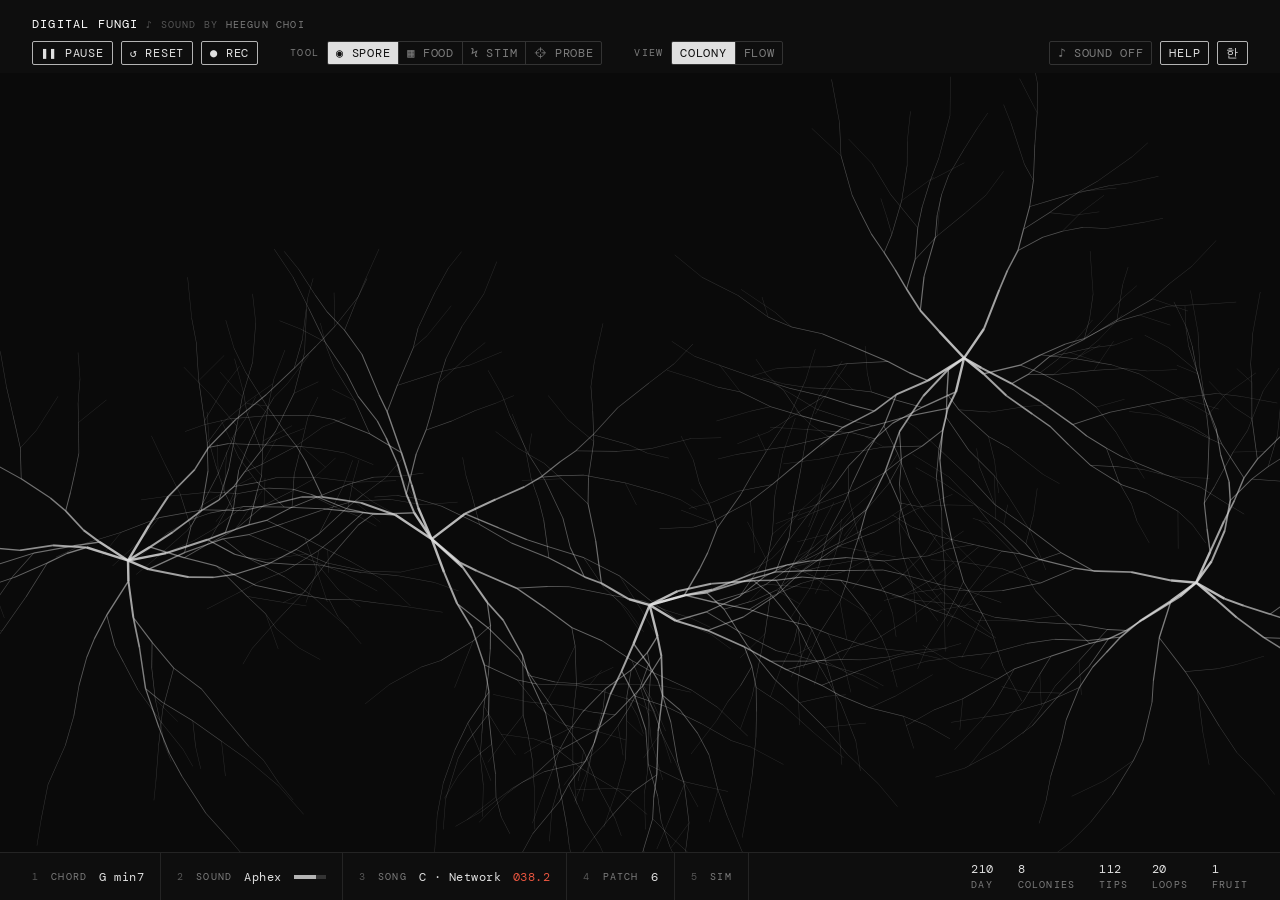
<file: mockups/song-mode-v4.html>
<!doctype html>
<html lang="ko">
<head>
<meta charset="utf-8">
<meta name="viewport" content="width=device-width, initial-scale=1">
<title>Song Mode v4</title>
<link href="https://fonts.googleapis.com/css2?family=DM+Mono:wght@400;500&display=swap" rel="stylesheet">
<link rel="stylesheet" href="../src/ds.css">
<style>
  /* 이 파일은 배치와 전용 부품의 모양만 정한다. 색 · 크기는 모두 ds.css 토큰 */
  html, body { height: 100%; overflow: hidden; }
  body { display: flex; flex-direction: column; }
  #stage { position: relative; flex: 1; min-height: calc(var(--u) * 5); background: var(--bg-stage); }
  #stage canvas { position: absolute; inset: 0; width: 100%; height: 100%; display: block; }
  .panel { display: none; } .panel.is-open { display: flex; }
  .stage-tools { display: none; position: absolute; left: var(--s4); right: var(--s4); bottom: var(--s4); justify-content: space-between; }
  .stage-tools .seg { background: var(--bg-page); }
  .kb { width: 100%; }
  @media (max-width: 600px) {
    .stage-tools { display: flex; }
    .stage-tools .seg > button { min-width: var(--u); justify-content: center; }
    .arr-wrap { overflow-x: auto; margin: 0 calc(var(--pad) * -1); padding: 0 var(--pad); }
    .arr { min-width: calc(var(--col) * 12); }
    .bay { min-height: calc(var(--u) * 6); padding: 0; }
    .jack { width: auto; flex: 1; }
    .jack .lbl { letter-spacing: .02em; }
    .xy { width: 100%; height: auto; aspect-ratio: 1; }
    .song-ro { grid-template-columns: repeat(3, auto) !important; justify-content: start !important; column-gap: var(--s6) !important; row-gap: var(--s3); }
    svg.frame { width: 100%; height: auto; }
  }
  .page { display: none; flex: 1; min-width: 0; } .page.is-on { display: flex; }

  /* 근음 링 */
  .ring .s { cursor: pointer; }
  .ring .s path { fill: var(--fill); stroke: var(--bg-panel); stroke-width: var(--stroke-2); }
  .ring .s text { fill: var(--text-3); font: var(--t-m) var(--font); }
  .ring .s.near text { fill: var(--text-1); }
  .ring .s:hover path { fill: var(--line); }
  .ring .s.is-sel path { fill: var(--sel-bg); } .ring .s.is-sel text { fill: var(--sel-fg); }
  .ring .c1 { fill: var(--text-em); font: var(--t-l) var(--font); }
  .ring .c2 { fill: var(--text-2); font: var(--t-s) var(--font); letter-spacing: var(--t-s-track); }

  /* 건반: 꺼진 흰건반 = 조작선, 검은건반 = 무대색, 구성음 = 선택 채움, 근음 = 선택 채움 + 아래 홈 */
  .kb { position: relative; height: calc(var(--u) * 2 + var(--s2)); }
  .kb i { position: absolute; top: 0; }
  .kb .w { height: 100%; background: var(--line-ctl); border-right: var(--stroke) solid var(--bg-panel); }
  .kb .b { height: 60%; background: var(--bg-stage); border: var(--stroke) solid var(--line-ctl); border-top: 0; z-index: 1; }
  .kb .on { background: var(--sel-bg); } .kb .b.on { border-color: var(--sel-bg); }
  .kb .root::after { content: ''; position: absolute; left: 25%; right: 25%; bottom: var(--s1); height: var(--stroke-2); background: var(--sel-fg); }

  /* XY 공간 패드: 칸 = 1u */
  .xy { width: calc(var(--u) * 7); height: calc(var(--u) * 7); cursor: crosshair; touch-action: none;
    background-image: linear-gradient(var(--fill) 1px, transparent 1px), linear-gradient(90deg, var(--fill) 1px, transparent 1px);
    background-size: var(--u) var(--u); }
  .xy .h, .xy .vv { position: absolute; background: var(--text-2); }
  .xy .h { left: 0; right: 0; height: var(--stroke); } .xy .vv { top: 0; bottom: 0; width: var(--stroke); }
  .xy .pt { position: absolute; width: var(--s2); height: var(--s2); margin: calc(var(--s1) * -1); background: var(--text-em); }
  .xy svg { position: absolute; inset: 0; width: 100%; height: 100%; }
  .xy polyline { fill: none; stroke: var(--live); stroke-width: var(--stroke); }

  /* 트랙 줄 */
  .tracks > button { grid-template-columns: var(--s4) 1fr calc(var(--u) * 4) var(--u); }
  .inst { display: flex; align-items: center; gap: var(--s2); }

  /* 스텝: 4마디 기록, 칸 = 1u 높이의 절반 */
  .steps { display: grid; grid-template-columns: repeat(16, 1fr); gap: var(--stroke-2); }
  .steps i { height: var(--s3); background: var(--fill); }
  .steps i.q { background: var(--line); }
  .steps i.hit { background: var(--fill-2); }
  .steps i.old { opacity: .45; }
  .steps i.now { background: var(--live); }

  /* 곡 배치 */
  .arr { position: relative; display: grid; grid-template-columns: calc(var(--col) + var(--s2)) 1fr; row-gap: var(--s2); }
  .arr .ln { height: var(--u); display: flex; align-items: center; }
  .arr .ln.tall { height: calc(var(--u) + var(--s2)); }
  .lane { position: relative; height: var(--u); }
  .lane.tall { height: calc(var(--u) + var(--s2)); }
  .ruler { position: relative; height: var(--s4); border-bottom: var(--stroke) solid var(--line); }
  .ruler i { position: absolute; bottom: 0; width: var(--stroke); height: var(--s1); background: var(--line-ctl); }
  .ruler i.m { height: var(--s2); background: var(--text-3); }
  .ruler span { position: absolute; top: 0; padding-left: var(--s1); }
  .blk { position: absolute; top: 0; bottom: 0; background: var(--fill); border-top: var(--stroke-2) solid; padding: var(--s1) var(--s2) 0; overflow: hidden; white-space: nowrap; }
  .blk.lab { border-top-color: var(--c-lab); } .blk.eno { border-top-color: var(--c-eno); } .blk.moss { border-top-color: var(--c-moss); }
  .blk.green { border-top-color: var(--c-green); } .blk.aphex { border-top-color: var(--c-aphex); } .blk.ra { border-top-color: var(--c-ra); }
  .cc { position: absolute; top: 0; bottom: 0; border-left: var(--stroke) solid var(--line); padding: var(--s1) var(--s2); white-space: nowrap; overflow: hidden; }
  .cond { position: absolute; top: var(--s1); white-space: nowrap; }
  .energy { width: 100%; height: var(--u); display: block; }
  .energy path { fill: none; stroke: var(--text-2); stroke-width: var(--stroke); }
  .ph { position: absolute; top: 0; bottom: 0; width: var(--stroke); background: var(--live); pointer-events: none; }
  .ph .lbl { position: absolute; bottom: 0; left: var(--s1); color: var(--live); }

  /* 패치 베이 */
  .bay { position: relative; flex: 1; display: flex; flex-direction: column; justify-content: space-between; padding: 0 var(--s2); }
  .jrow { display: flex; justify-content: space-between; }
  .jack { display: flex; flex-direction: column; align-items: center; gap: var(--s1); width: var(--col); }
  .jack svg { display: block; }
  .jack .o { fill: none; stroke: var(--text-3); } .jack .i { fill: var(--bg-stage); stroke: var(--line-ctl); }
  .jack.used .o { stroke: var(--text-1); }
  .cables { position: absolute; inset: 0; pointer-events: none; overflow: visible; }
  .cables path { fill: none; stroke: var(--text-2); stroke-width: var(--stroke-2); }
  .cables circle { fill: var(--text-2); }
  .cables .is-sel path { stroke: var(--text-em); } .cables .is-sel circle { fill: var(--text-em); }
  .amts > button { grid-template-columns: 1fr calc(var(--col) - var(--s4)); }
  .amts > button > :last-child { text-align: right; }
</style>
</head>
<body>

<header class="top">
  <div><span class="ttl">Digital Fungi</span> <span class="lbl lbl-3">♪ sound by</span> <span class="lbl">Heegun Choi</span></div>
  <div class="row">
    <span class="grp"><button class="btn">❚❚<span class="txt"> Pause</span></button><button class="btn">↺<span class="txt"> Reset</span></button><button class="btn">●<span class="txt"> Rec</span></button></span>
    <span class="grp hide-m"><span class="lbl">Tool</span><span class="seg" data-pick><button class="is-sel">◉ Spore</button><button>▦ Food</button><button>ϟ Stim</button><button>⌖ Probe</button></span></span>
    <span class="grp hide-m"><span class="lbl">View</span><span class="seg" data-pick><button class="is-sel">Colony</button><button>Flow</button></span></span>
    <span class="grp push"><button class="btn is-off" id="snd">♪ Sound off</button><button class="btn"><span class="txt">Help</span><span class="ico-m">?</span></button><button class="btn">한</button></span>
  </div>
</header>

<div id="stage"><canvas id="cv"></canvas>
  <div class="stage-tools">
    <span class="seg" data-pick><button class="is-sel">◉<span class="txt"> Spore</span></button><button>▦</button><button>ϟ</button><button>⌖</button></span>
    <span class="seg" data-pick><button class="is-sel">Colony</button><button>Flow</button></span>
  </div>
</div>

<div class="panel" id="panel">

  <!-- 1 CHORD -->
  <div class="page" id="p-chord">
    <section class="mod c3">
      <div class="mod-hd"><span class="lbl">Root</span><span class="lbl lbl-3">circle of fifths</span></div>
      <div class="mod-body" style="align-items:center"><svg class="ring" id="ring" width="208" height="208" viewBox="-104 -104 208 208"></svg></div>
    </section>
    <section class="mod c2">
      <div class="mod-hd"><span class="lbl">Quality</span></div>
      <div class="mod-body"><div class="list cols-2" id="qual"></div></div>
    </section>
    <section class="mod grow">
      <div class="mod-hd"><span class="lbl">Voicing</span><span class="lbl lbl-3">구성음 = 반전 · 근음 = 아래 홈</span></div>
      <div class="mod-body"><div class="kb" id="kb"></div><div class="encs" id="tones"></div></div>
      <div class="mod-foot encs">
        <div data-enc="Spread|2 oct|.5"></div><div data-enc="Invert|0|0"></div><div data-enc="Octave|3|.45"></div><div data-enc="Voices|4|.5"></div>
      </div>
    </section>
    <section class="mod c3">
      <div class="mod-hd"><span class="lbl">Source</span></div>
      <div class="mod-body">
        <div class="list" data-pick>
          <button class="is-sel" style="grid-template-columns:1fr auto"><span class="name">Hold</span><span class="lbl">manual</span></button>
          <button style="grid-template-columns:1fr auto"><span class="name">Network</span><span class="lbl">loops</span></button>
          <button style="grid-template-columns:1fr auto"><span class="name">Song</span><span class="lbl">arrange</span></button>
        </div>
      </div>
      <div class="mod-foot t3">균사체의 모든 음은<br>이 화음의 구성음에서 고른다</div>
    </section>
    <section class="mod c3">
      <div class="mod-hd"><span class="lbl">Space</span><span class="lbl is-live">● rec</span></div>
      <div class="mod-body"><div class="frame xy" id="xy"><svg viewBox="0 0 1 1" preserveAspectRatio="none"><polyline id="trail" vector-effect="non-scaling-stroke"/></svg><i class="h"></i><i class="vv"></i><i class="pt"></i></div></div>
      <div class="mod-foot encs"><span class="ro"><span class="v" id="dly">0.62</span><span class="lbl">Delay</span></span><span class="ro"><span class="v" id="rev">0.70</span><span class="lbl">Reverb</span></span></div>
    </section>
  </div>

  <!-- 2 SOUND -->
  <div class="page" id="p-sound">
    <section class="mod c4">
      <div class="mod-hd"><span class="lbl">Tracks</span><span><span class="lbl">Preset</span> <span class="val">Aphex</span></span></div>
      <div class="mod-body"><div class="list tracks" id="tracks" data-pick></div></div>
    </section>
    <section class="mod c4">
      <div class="mod-hd"><span class="lbl">Source</span><span class="lbl lbl-3">02 food found</span></div>
      <div class="mod-body">
        <div class="inst"><span class="sw aphex"></span><span class="big name">Acid</span></div>
        <svg class="frame" width="280" height="56" viewBox="0 0 280 56"><line class="grid-line" x1="0" y1="28" x2="280" y2="28"/><path class="plot" d="M0 44 L40 12 L40 44 L80 12 L80 44 L120 12 L120 44 L160 12 L160 44 L200 12 L200 44 L240 12 L240 44 L280 12"/></svg>
      </div>
      <div class="mod-foot encs"><div data-enc="Tune|0|.5"></div><div data-enc="Octave|−1|.35"></div><div data-enc="Cutoff|1.4k|.62|live"></div><div data-enc="Reso|0.8|.8"></div></div>
    </section>
    <section class="mod c4">
      <div class="mod-hd"><span class="lbl">Amp env</span></div>
      <div class="mod-body">
        <svg class="frame" width="280" height="88" viewBox="0 0 280 88">
          <line class="grid-line" x1="70" y1="0" x2="70" y2="88"/><line class="grid-line" x1="140" y1="0" x2="140" y2="88"/><line class="grid-line" x1="210" y1="0" x2="210" y2="88"/>
          <path class="plot" d="M0 80 L12 8 L60 44 L208 44 L280 80"/>
          <rect class="handle" x="8" y="4" width="8" height="8"/><rect class="handle" x="56" y="40" width="8" height="8"/><rect class="handle" x="204" y="40" width="8" height="8"/>
        </svg>
      </div>
      <div class="mod-foot encs"><div data-enc="Attack|4 ms|.08"></div><div data-enc="Decay|180|.4"></div><div data-enc="Sustain|0.55|.55"></div><div data-enc="Release|420|.6"></div></div>
    </section>
    <section class="mod grow">
      <div class="mod-hd"><span class="lbl">Trigger</span><span class="lbl lbl-3">last 4 bars</span></div>
      <div class="mod-body"><div class="steps" id="steps"></div></div>
      <div class="mod-foot encs"><div data-enc="Grid|1/16|.75"></div><div data-enc="Prob|62%|.62"></div><div data-enc="Swing|56|.3"></div><div data-enc="Gap|0.12|.2"></div></div>
    </section>
  </div>

  <!-- 3 SONG -->
  <div class="page" id="p-song">
    <section class="mod grow">
      <div class="mod-hd"><span class="lbl">Arrange</span><span class="lbl lbl-3">scene = 설정 스냅샷 · next = 넘어가는 조건</span></div>
      <div class="mod-body">
        <div class="arr-wrap"><div class="arr" id="arr">
          <span></span><div class="ruler" id="ruler"></div>
          <span class="ln tall lbl">Scene</span><div class="lane tall" id="L-scene"></div>
          <span class="ln lbl">Chord</span><div class="lane" id="L-chord"></div>
          <span class="ln lbl">Next</span><div class="lane" id="L-cond"></div>
          <span class="ln lbl">Energy</span><div class="lane"><svg class="energy" viewBox="0 0 1000 24" preserveAspectRatio="none"><path vector-effect="non-scaling-stroke" d="M0 22 C120 21 150 18 180 16 S320 10 360 9 S560 2 600 3 S760 12 800 14 S960 22 1000 23"/></svg></div>
        </div></div>
      </div>
      <div class="mod-foot encs song-ro" style="grid-auto-columns:auto;column-gap:var(--s8);justify-content:start">
        <span class="ro left"><span class="v is-live">038.2</span><span class="lbl">Bar</span></span>
        <span class="ro left"><span class="v">~112</span><span class="lbl">Length</span></span>
        <span class="ro left"><span class="v">88</span><span class="lbl">Bpm</span></span>
        <span class="ro left"><span class="v">4/4</span><span class="lbl">Meter</span></span>
        <span class="ro left"><span class="v">C · Network</span><span class="lbl">Scene</span></span>
      </div>
    </section>
    <section class="mod c3">
      <div class="mod-hd"><span class="lbl">Transport</span></div>
      <div class="mod-body">
        <span class="seg fill" data-pick><button>■</button><button class="is-sel">▶ Song</button><button>Loop</button></span>
        <button class="btn">+ Capture scene</button>
      </div>
      <div class="mod-foot">
        <div class="mod-hd" style="margin-bottom:var(--s1)"><span class="lbl">Export</span><span class="lbl lbl-3">seed 4F2A·91</span></div>
        <div style="display:grid;grid-template-columns:1fr 1fr;gap:var(--s1)"><button class="btn">Wav</button><button class="btn">Stems</button><button class="btn">Midi</button><button class="btn">Link</button></div>
      </div>
    </section>
  </div>

  <!-- 4 PATCH -->
  <div class="page" id="p-patch">
    <section class="mod grow">
      <div class="mod-hd"><span class="lbl">Patch</span><span class="lbl lbl-3">network → sound · drag to connect</span></div>
      <div class="bay" id="bay"><div class="jrow" id="outs"></div><div class="jrow" id="ins"></div><svg class="cables" id="cables"></svg></div>
    </section>
    <section class="mod c4">
      <div class="mod-hd"><span class="lbl">Cables</span><span class="lbl lbl-3">6</span></div>
      <div class="mod-body"><div class="list amts" id="amts" data-pick></div></div>
      <div class="mod-foot encs"><div data-enc="Amount|+0.42|.71"></div><div data-enc="Slew|0.8 s|.3"></div><div data-enc="Curve|lin|.5"></div><div data-enc="Offset|0|.5"></div></div>
    </section>
  </div>

  <!-- 5 SIM -->
  <div class="page" id="p-sim">
    <section class="mod c3"><div class="mod-hd"><span class="lbl">Growth</span></div><div class="mod-body"></div>
      <div class="mod-foot encs rows-2" style="grid-template-columns:repeat(3,var(--col))"><div data-enc="Speed|1.0|.3"></div><div data-enc="Branch|0.04|.4"></div><div data-enc="Chemo|1.0|.25"></div><div data-enc="Avoid|0.3|.15"></div><div data-enc="Adapt|0.02|.2"></div><div data-enc="Compete μ|1.5|.4"></div></div></section>
    <section class="mod c2"><div class="mod-hd"><span class="lbl">Electric</span></div><div class="mod-body"></div>
      <div class="mod-foot encs rows-2" style="grid-template-columns:repeat(2,var(--col))"><div data-enc="Spont|0.004|.2"></div><div data-enc="Recov ε|0.003|.1"></div><div data-enc="Loop|1.0|1"></div><div data-enc="Spike|3|.5"></div></div></section>
    <section class="mod c2"><div class="mod-hd"><span class="lbl">Fruit</span></div><div class="mod-body"></div>
      <div class="mod-foot encs rows-2" style="grid-template-columns:repeat(2,var(--col))"><div data-enc="Mat R|0.02|.25"></div><div data-enc="Mat D|0.12|.6"></div><div data-enc="Satur|0.03|.25"></div><div data-enc="Invest|0.5|.5"></div></div></section>
    <section class="mod c4"><div class="mod-hd"><span class="lbl">Environment</span></div>
      <div class="mod-body"><div class="list" data-pick>
        <button class="is-sel" style="grid-template-columns:1fr auto"><span class="name">Transport</span><span>Local</span></button>
        <button style="grid-template-columns:1fr auto"><span class="name">Soil</span><span>On</span></button>
        <button style="grid-template-columns:1fr auto"><span class="name">Mat layer</span><span>On</span></button>
        <button style="grid-template-columns:1fr auto"><span class="name">Zoom</span><span>1.0×</span></button>
      </div></div>
      <div class="mod-foot"><span class="seg fill" data-pick><button class="is-sel">Local</button><button>Global</button></span></div></section>
    <section class="mod grow"></section>
  </div>
</div>

<nav class="dock">
  <div class="tab" data-p="chord"><span class="lbl lbl-3">1</span><span class="lbl">Chord</span><span class="val" id="dk-chord">G min7</span></div>
  <div class="tab" data-p="sound"><span class="lbl lbl-3">2</span><span class="lbl">Sound</span><span class="val">Aphex</span><span class="meter" style="width:var(--s8)"><b style="width:70%"></b></span></div>
  <div class="tab" data-p="song"><span class="lbl lbl-3">3</span><span class="lbl">Song</span><span class="val">C · Network</span><span class="val is-live">038.2</span></div>
  <div class="tab" data-p="patch"><span class="lbl lbl-3">4</span><span class="lbl">Patch</span><span class="val">6</span></div>
  <div class="tab" data-p="sim"><span class="lbl lbl-3">5</span><span class="lbl">Sim</span></div>
  <div class="stats">
    <span class="ro left"><span class="v">210</span><span class="lbl">Day</span></span>
    <span class="ro left"><span class="v">8</span><span class="lbl">Colonies</span></span>
    <span class="ro left"><span class="v">112</span><span class="lbl">Tips</span></span>
    <span class="ro left"><span class="v">20</span><span class="lbl">Loops</span></span>
    <span class="ro left"><span class="v">1</span><span class="lbl">Fruit</span></span>
  </div>
</nav>

<script>
const $ = (s, r = document) => r.querySelector(s), $$ = (s, r = document) => [...r.querySelectorAll(s)];
const NS = 'http://www.w3.org/2000/svg';
const css = n => getComputedStyle(document.documentElement).getPropertyValue(n).trim();

// 판: 탭 · 숫자키 1–5 · esc
function open(p) {
  $$('.tab').forEach(t => t.classList.toggle('is-sel', t.dataset.p === p));
  $$('.page').forEach(x => x.classList.toggle('is-on', x.id === 'p-' + p));
  $('#panel').classList.toggle('is-open', !!p);
  drawStage(); if (p === 'patch') drawCables();
}
$$('.tab').forEach(t => t.onclick = () => open(t.classList.contains('is-sel') ? null : t.dataset.p));
addEventListener('keydown', e => { if (e.key === 'Escape') open(null); const i = '12345'.indexOf(e.key); if (i >= 0) $$('.tab')[i].click(); });

// 선택 컨트롤 공통: data-pick 안에서 하나만 is-sel
document.addEventListener('click', e => { const b = e.target.closest('[data-pick] > button'); if (!b) return;
  [...b.parentElement.children].forEach(x => x.classList.toggle('is-sel', x === b)); if (b.parentElement.id === 'amts') drawCables(); });
$('#snd').onclick = e => { const on = e.currentTarget.classList.toggle('is-off') === false; e.currentTarget.textContent = on ? '♪ Sound on' : '♪ Sound off'; };

// 엔코더
const A0 = Math.PI * .75, SPAN = Math.PI * 1.5, R = 14;
const arc = (a0, a1) => { const p = a => `${(Math.cos(a) * R).toFixed(2)} ${(Math.sin(a) * R).toFixed(2)}`;
  return `M${p(a0)} A${R} ${R} 0 ${a1 - a0 > Math.PI ? 1 : 0} 1 ${p(a1)}`; };
function enc(el) {
  const [label, v, f, live] = el.dataset.enc.split('|');
  el.className = 'enc ro' + (live ? ' is-live' : ''); el.f = +f;
  el.innerHTML = `<svg width="32" height="32" viewBox="-16 -16 32 32"><path class="trk" stroke-width="2" fill="none"/><path class="arc" stroke-width="2" fill="none"/><line class="ndl" stroke-width="2"/></svg>
    <span class="v">${v}</span><span class="lbl">${label.replace(/([με])/g, '<span class="keep">$1</span>')}</span>`;
  paint(el);
  el.onpointerdown = e => { el.setPointerCapture(e.pointerId); const y0 = e.clientY, f0 = el.f;
    el.onpointermove = ev => { el.f = Math.min(1, Math.max(0, f0 + (y0 - ev.clientY) / 120)); paint(el); };
    el.onpointerup = () => el.onpointermove = null; };
}
function paint(el) {
  const a = A0 + SPAN * el.f;
  $('.trk', el).setAttribute('d', arc(A0, A0 + SPAN));
  $('.arc', el).setAttribute('d', el.f > .005 ? arc(A0, a) : '');
  const n = $('.ndl', el); n.setAttribute('x1', Math.cos(a) * 6); n.setAttribute('y1', Math.sin(a) * 6); n.setAttribute('x2', Math.cos(a) * R); n.setAttribute('y2', Math.sin(a) * R);
}

// 1 화음
const FIFTHS = ['C','G','D','A','E','B','F♯','D♭','A♭','E♭','B♭','F'];
const NAMES = ['C','D♭','D','E♭','E','F','F♯','G','A♭','A','B♭','B'];
const QL = [['maj',[0,4,7]],['min',[0,3,7]],['dom7',[0,4,7,10]],['maj7',[0,4,7,11]],['min7',[0,3,7,10]],['min9',[0,3,7,10,14]],
  ['sus2',[0,2,7]],['sus4',[0,5,7]],['add9',[0,4,7,14]],['6/9',[0,4,7,9,14]],['dim',[0,3,6]],['aug',[0,4,8]],['quartal',[0,5,10,15]],['5th',[0,7]]];
const QUAL = Object.fromEntries(QL), DEG = ['Root','3rd','5th','7th','9th'];
let root = 'G', qual = 'min7';
function ring() {
  const k = FIFTHS.indexOf(root), ri = 52, ro = 100, pt = (r, a) => `${(Math.cos(a) * r).toFixed(2)} ${(Math.sin(a) * r).toFixed(2)}`;
  $('#ring').innerHTML = FIFTHS.map((n, i) => {
    const a0 = (i - .5) / 12 * 2 * Math.PI - Math.PI / 2, a1 = (i + .5) / 12 * 2 * Math.PI - Math.PI / 2, d = (i - k + 12) % 12;
    const cls = n === root ? 'is-sel' : [1, 11, 2, 10].includes(d) ? 'near' : '';
    return `<g class="s ${cls}" data-n="${n}"><path d="M${pt(ro, a0)} A${ro} ${ro} 0 0 1 ${pt(ro, a1)} L${pt(ri, a1)} A${ri} ${ri} 0 0 0 ${pt(ri, a0)}Z"/>
      <text x="${Math.cos((a0 + a1) / 2) * 76}" y="${Math.sin((a0 + a1) / 2) * 76 + 4}" text-anchor="middle">${n}</text></g>`; }).join('')
    + `<text class="c1" x="0" y="2" text-anchor="middle">${root}</text><text class="c2" x="0" y="20" text-anchor="middle">${qual.toUpperCase()}</text>`;
  $$('#ring .s').forEach(g => g.onclick = () => { root = g.dataset.n; update(); });
}
function update() {
  ring();
  $('#qual').innerHTML = QL.map(([q]) => `<button class="${q === qual ? 'is-sel' : ''}" data-q="${q}">${q}</button>`).join('');
  $$('#qual button').forEach(b => b.onclick = () => { qual = b.dataset.q; update(); });
  const base = 48 + NAMES.indexOf(root), tones = QUAL[qual].map(s => base + s), lit = new Set(tones);
  // 흰건반 21개를 폭에 맞춰 % 로 (데스크톱 · 모바일 같은 코드)
  const W = 100 / 21, wh = [0, 2, 4, 5, 7, 9, 11]; let h = '', x = 0;
  for (let o = 0; o < 3; o++) for (const s of wh) { const m = 48 + o * 12 + s; h += `<i class="w${lit.has(m) ? ' on' : ''}${m === base ? ' root' : ''}" style="left:${x}%;width:${W}%"></i>`; x += W; }
  x = 0; for (let o = 0; o < 3; o++) for (const s of wh) { if ([1, 3, 6, 8, 10].includes(s + 1)) { const m = 48 + o * 12 + s + 1;
    h += `<i class="b${lit.has(m) ? ' on' : ''}${m === base ? ' root' : ''}" style="left:${x + W * .62}%;width:${W * .76}%"></i>`; } x += W; }
  $('#kb').innerHTML = h;
  $('#tones').innerHTML = tones.map((m, i) => `<span class="ro"><span class="v">${NAMES[m % 12]}${Math.floor(m / 12) - 1}</span><span class="lbl">${DEG[i] || '+'}</span></span>`).join('');
  $('#dk-chord').textContent = `${root} ${qual}`;
}
update();

// XY
const xy = $('#xy'); let pts = Array.from({ length: 40 }, (_, i) => [.5 + .18 * Math.cos(i / 6) + i * .003, .45 + .15 * Math.sin(i / 6)]);
function pxy() { const [x, y] = pts[pts.length - 1];
  $('.h', xy).style.top = y * 100 + '%'; $('.vv', xy).style.left = x * 100 + '%'; $('.pt', xy).style.left = x * 100 + '%'; $('.pt', xy).style.top = y * 100 + '%';
  $('#dly').textContent = x.toFixed(2); $('#rev').textContent = (1 - y).toFixed(2); $('#trail').setAttribute('points', pts.map(p => p.join(',')).join(' ')); }
pxy();
xy.onpointerdown = e => { xy.setPointerCapture(e.pointerId); pts = []; const mv = ev => { const r = xy.getBoundingClientRect();
  pts.push([Math.min(1, Math.max(0, (ev.clientX - r.left) / r.width)), Math.min(1, Math.max(0, (ev.clientY - r.top) / r.height))]); pxy(); };
  mv(e); xy.onpointermove = mv; xy.onpointerup = () => xy.onpointermove = null; };

// 2 소리
const TR = [['Growth','Hat','aphex',.45],['Food found','Acid','aphex',.8],['Wave start','909','aphex',.3],['Spike','Snare','aphex',.55],
  ['Reentry','Kick','lab',.7],['Probe','Blip','aphex',.1],['Drone','Tape pad','moss',.6],['Pad front','Hammond','ra',.4],['Mushroom','E-piano','eno',.2]];
$('#tracks').innerHTML = TR.map(([n, ins, st, l], i) => `<button class="${i === 1 ? 'is-sel' : ''}"><span class="lbl lbl-3">${i + 1}</span><span class="name">${n}</span><span class="inst t2"><span class="sw ${st}"></span><span class="name">${ins}</span></span><span class="meter"><b style="width:${l * 100}%"></b></span></button>`).join('');
const hits = [[0,3,6,10,14],[0,2,6,7,11,14],[0,3,6,7,10,14],[0,3,6,7]];
$('#steps').innerHTML = hits.map((row, r) => Array.from({ length: 16 }, (_, i) => `<i class="${i % 4 === 0 ? 'q ' : ''}${row.includes(i) ? 'hit ' : ''}${r < 3 ? 'old ' : ''}${r === 3 && i === 9 ? 'now' : ''}"></i>`).join('')).join('');

// 3 곡
const BARS = 112, pc = b => b / BARS * 100 + '%';
const SC = [['A','Spore','eno',0,16],['B','Explore','green',16,36],['C','Network','aphex',36,64],['D','Fruit','ra',64,88],['E','Decay','moss',88,112]];
let rh = ''; for (let b = 0; b <= BARS; b += 4) rh += `<i class="${b % 16 ? '' : 'm'}" style="left:${pc(b)}"></i>` + (b % 16 === 0 && b < BARS ? `<span class="lbl lbl-3" style="left:${pc(b)}">${b + 1}</span>` : '');
$('#ruler').innerHTML = rh;
$('#L-scene').innerHTML = SC.map(([id, n, c, a, z]) => `<div class="blk ${c}" style="left:calc(${pc(a)} + var(--stroke));width:calc(${pc(z - a)} - var(--stroke-2))"><span class="lbl lbl-1">${id} ${n}</span> <span class="t3 name lbl">${c}</span></div>`).join('');
const CH = [[0,8,'Gm'],[8,16,'E♭maj7'],[16,24,'Gm'],[24,28,'Cm'],[28,32,'E♭'],[32,36,'D7'],[36,43,'Gm9'],[43,50,'B♭'],[50,57,'F'],[57,64,'E♭'],[64,88,'↻ per fruit'],[88,112,'Gsus4']];
$('#L-chord').innerHTML = CH.map(([a, z, n]) => `<div class="cc" style="left:${pc(a)};width:${pc(z - a)}">${n}</div>`).join('');
const CO = ['16 bars', 'tips ≥ 60', 'loops ≥ 12', 'fruit + 24', 'fade · end'];
$('#L-cond').innerHTML = SC.map(([, , , a], i) => `<span class="cond lbl" style="left:calc(${pc(a)} + 8px)">→ ${CO[i]}</span>`).join('');
$('#arr').insertAdjacentHTML('beforeend', `<div class="ph" style="left:calc(var(--col) + var(--s2) + (100% - var(--col) - var(--s2)) * ${37.2 / BARS})"></div>`);

// 4 연결
const OUTS = ['Tips','Flow','Loops','Spikes','Mat','Fruit','Clash'], INS = ['Cutoff','Tempo','Density','Reverb','Pitch','Swing','Chord'];
const CAB = [[1,0,'+0.42'],[1,1,'+0.20'],[0,2,'+0.65'],[2,3,'−0.30'],[3,4,'+0.15'],[5,6,'step']];
const used = new Set(CAB.flatMap(([o, i]) => ['o' + o, 'i' + i]));
const jack = (n, k, i) => `<div class="jack${used.has(k + i) ? ' used' : ''}">${k === 'o' ? `<span class="lbl">${n}</span>` : ''}<svg width="20" height="20" viewBox="-10 -10 20 20"><circle class="o" r="9"/><circle class="i" r="4"/></svg>${k === 'i' ? `<span class="lbl">${n}</span>` : ''}</div>`;
$('#outs').innerHTML = OUTS.map((n, i) => jack(n, 'o', i)).join(''); $('#ins').innerHTML = INS.map((n, i) => jack(n, 'i', i)).join('');
$('#amts').innerHTML = CAB.map(([o, i, v], k) => `<button class="${k === 0 ? 'is-sel' : ''}"><span class="name">${OUTS[o]} → ${INS[i]}</span><span>${v}</span></button>`).join('');
function drawCables() {
  const bay = $('#bay'), r = bay.getBoundingClientRect(), sel = $$('#amts button').findIndex(b => b.classList.contains('is-sel'));
  const c = el => { const q = $('svg', el).getBoundingClientRect(); return [q.left + 10 - r.left, q.top + 10 - r.top]; };
  const o = $$('#outs .jack'), i = $$('#ins .jack');
  $('#cables').innerHTML = CAB.map(([a, b], k) => { const [x0, y0] = c(o[a]), [x1, y1] = c(i[b]);
    return `<g class="${k === sel ? 'is-sel' : ''}"><path d="M${x0} ${y0} C${x0} ${y0 + 80}, ${x1} ${y1 - 40}, ${x1} ${y1}"/><circle cx="${x0}" cy="${y0}" r="4"/><circle cx="${x1}" cy="${y1}" r="4"/></g>`; }).join('');
}

$$('[data-enc]').forEach(enc);

// 무대 자리 표시 (색은 토큰에서)
function drawStage() {
  const cv = $('#cv'), r = cv.getBoundingClientRect(), g = cv.getContext('2d');
  cv.width = r.width * 2; cv.height = r.height * 2; g.setTransform(2, 0, 0, 2, 0, 0);
  g.fillStyle = css('--bg-stage'); g.fillRect(0, 0, r.width, r.height);
  g.strokeStyle = css('--text-1');
  let seed = 29; const rnd = () => (seed = (seed * 16807) % 2147483647) / 2147483647;
  const grow = (x, y, a, w, d) => { if (d > 10 || w < .3) return; const L = 18 + rnd() * 26, nx = x + Math.cos(a) * L, ny = y + Math.sin(a) * L;
    g.globalAlpha = Math.min(.85, .15 + w * .28); g.lineWidth = w; g.beginPath(); g.moveTo(x, y); g.lineTo(nx, ny); g.stroke();
    grow(nx, ny, a + (rnd() - .5) * .5, w * .84, d + 1); if (rnd() < .5) grow(nx, ny, a + (rnd() < .5 ? -1 : 1) * (.45 + rnd() * .6), w * .58, d + 1); };
  for (let k = 0; k < 5; k++) { const cx = r.width * (.1 + .2 * k + .06 * rnd()), cy = r.height * (.3 + .4 * rnd()); for (let j = 0; j < 7; j++) grow(cx, cy, rnd() * 6.28, 2.4, 0); }
  g.globalAlpha = 1;
}
addEventListener('resize', () => { drawStage(); if ($('#p-patch').classList.contains('is-on')) drawCables(); });
open(new URLSearchParams(location.search).get('p'));
</script>
</body>
</html>
</file>
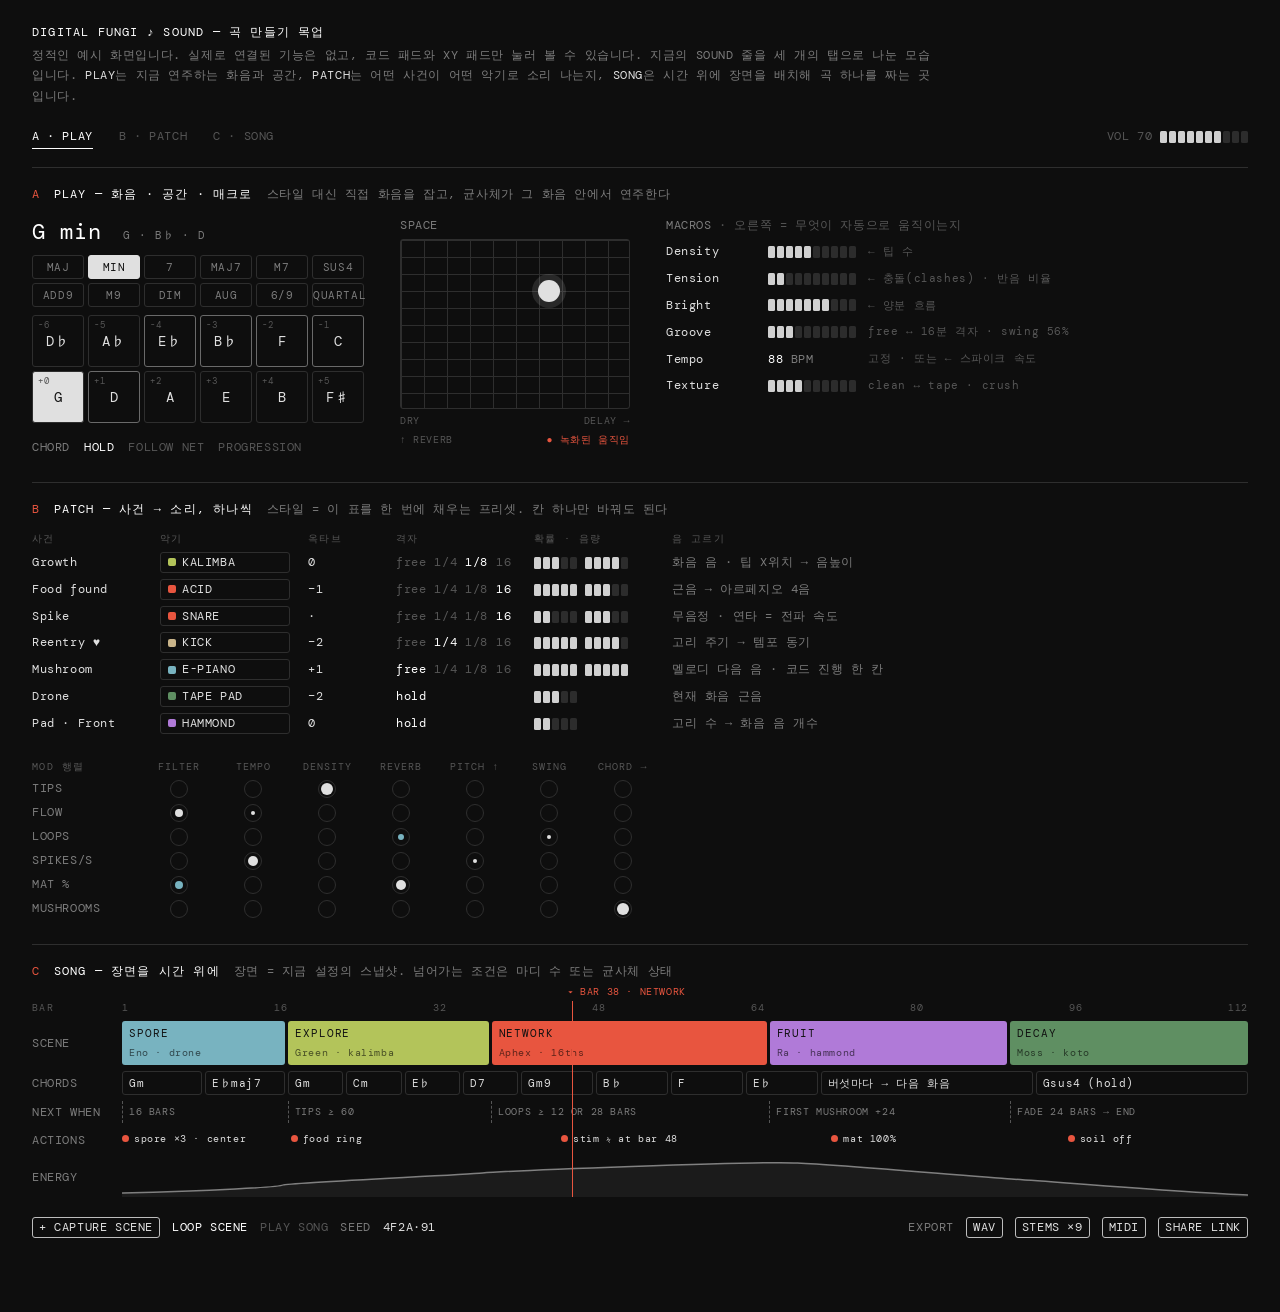
<file: mockups/song-mode.html>
<!doctype html>
<html lang="ko">
<head>
<meta charset="utf-8">
<meta name="viewport" content="width=device-width, initial-scale=1">
<title>Song Mode Mockup</title>
<link href="https://fonts.googleapis.com/css2?family=DM+Mono:wght@400;500&display=swap" rel="stylesheet">
<style>
  :root { --bg:#0e0e0e; --fg:#e0e0e0; --strong:#fff; --muted:#7c7c7c; --muted-2:#565656; --muted-3:#2e2e2e;
    --bar-on:#d0d0d0; --bar-off:#2c2c2c; --red:#e8553f; --lab:#c9b48a; --eno:#78b3c0; --moss:#5f8f62; --green:#b3c45a; --aphex:#e8553f; --sunra:#b07ad8; color-scheme: dark; }
  * { box-sizing: border-box; }
  body { margin:0; background:var(--bg); color:var(--fg); font:12px/1.4 'DM Mono', ui-monospace, Menlo, monospace; letter-spacing:.05em; padding:24px 32px 48px; }
  button { font:inherit; letter-spacing:inherit; color:inherit; background:none; border:0; padding:0; cursor:pointer; }
  h1 { font-size:12px; font-weight:400; color:var(--strong); text-transform:uppercase; letter-spacing:.1em; margin:0 0 4px; }
  .note { color:var(--muted); max-width:900px; margin:0 0 22px; line-height:1.7; }
  .tabs { display:flex; gap:26px; margin-bottom:18px; text-transform:uppercase; }
  .tabs b { color:var(--strong); font-weight:400; border-bottom:1px solid var(--strong); padding-bottom:3px; }
  .tabs span { color:var(--muted-2); }
  section { border-top:1px solid var(--muted-3); padding:18px 0 26px; }
  .sec { display:flex; align-items:baseline; gap:14px; margin-bottom:14px; }
  .sec .k { color:var(--red); }
  .sec .t { color:var(--strong); text-transform:uppercase; letter-spacing:.1em; }
  .sec .d { color:var(--muted); }
  .lbl { color:var(--muted); text-transform:uppercase; }
  .grp { color:var(--muted-2); text-transform:uppercase; font-size:10px; letter-spacing:.14em; }
  .btn { border:1px solid #bdbdbd; border-radius:3px; padding:1px 6px; text-transform:uppercase; }
  .opt { color:var(--muted-2); text-transform:uppercase; } .opt.on { color:var(--strong); }
  .meter { display:inline-flex; gap:2px; vertical-align:middle; } .meter i { width:7px; height:12px; border-radius:1.5px; background:var(--bar-off); } .meter i.on { background:var(--bar-on); }

  /* A. PLAY */
  .play { display:grid; grid-template-columns: auto 230px 1fr; gap:36px; align-items:start; }
  .quals { display:grid; grid-template-columns:repeat(6, 52px); gap:4px; margin-bottom:8px; }
  .quals button, .pads button { border:1px solid var(--muted-3); border-radius:3px; height:24px; color:var(--muted); text-transform:uppercase; font-size:11px; }
  .quals button.on { background:var(--fg); color:#111; border-color:var(--fg); }
  .pads { display:grid; grid-template-columns:repeat(6, 52px); gap:4px; }
  .pads button { height:52px; font-size:14px; color:var(--fg); position:relative; }
  .pads button small { position:absolute; left:5px; top:3px; font-size:9px; color:var(--muted-2); }
  .pads button.on { background:var(--fg); color:#111; } .pads button.on small { color:#555; }
  .pads button.rel { border-color:#6a6a6a; }
  .xy { position:relative; width:230px; height:170px; border:1px solid var(--muted-3); border-radius:3px;
    background-image: linear-gradient(var(--muted-3) 1px, transparent 1px), linear-gradient(90deg, var(--muted-3) 1px, transparent 1px); background-size:23px 17px; touch-action:none; cursor:crosshair; }
  .xy .dot { position:absolute; width:22px; height:22px; margin:-11px; border-radius:50%; background:var(--fg); box-shadow:0 0 0 6px rgba(224,224,224,.12); }
  .xy .tr { position:absolute; width:5px; height:5px; margin:-2.5px; border-radius:50%; background:var(--red); opacity:.6; }
  .axis { display:flex; justify-content:space-between; color:var(--muted-2); font-size:10px; text-transform:uppercase; margin-top:5px; }
  .macros { display:grid; grid-template-columns: 90px auto 1fr; row-gap:10px; column-gap:12px; align-items:center; }
  .macros .src { color:var(--muted-2); font-size:11px; }
  .follow { margin-top:16px; display:flex; gap:14px; align-items:center; }
  .chordnow { font-size:22px; color:var(--strong); letter-spacing:.04em; margin-bottom:8px; }
  .chordnow small { font-size:11px; color:var(--muted); margin-left:8px; }

  /* B. PATCH */
  .patch { display:grid; grid-template-columns: 110px 130px 70px 120px 120px 1fr; column-gap:18px; row-gap:6px; align-items:center; }
  .patch .h { color:var(--muted-2); font-size:10px; text-transform:uppercase; letter-spacing:.14em; }
  .chip { display:inline-flex; align-items:center; gap:6px; border:1px solid var(--muted-3); border-radius:3px; padding:1px 7px; text-transform:uppercase; }
  .sw { width:8px; height:8px; border-radius:2px; display:inline-block; }
  .grid { display:inline-flex; gap:8px; } .grid span { color:var(--muted-2); } .grid span.on { color:var(--strong); }
  .modm { margin-top:26px; display:grid; grid-template-columns: 110px repeat(7, 74px); row-gap:6px; align-items:center; }
  .modm .h { color:var(--muted-2); font-size:10px; text-transform:uppercase; letter-spacing:.1em; text-align:center; }
  .modm .r { color:var(--muted); text-transform:uppercase; }
  .cell { justify-self:center; width:18px; height:18px; border-radius:50%; border:1px solid var(--muted-3); position:relative; }
  .cell i { position:absolute; inset:3px; border-radius:50%; background:var(--fg); }
  .cell.neg i { background:var(--eno); }

  /* C. SONG */
  .song { position:relative; margin-top:22px; }
  .ruler, .lane { display:grid; grid-template-columns: 90px 1fr; align-items:center; margin-bottom:6px; }
  .ruler .ticks { display:flex; justify-content:space-between; color:var(--muted-2); font-size:10px; }
  .blocks { display:flex; gap:3px; height:44px; }
  .blk { border-radius:3px; padding:5px 7px; overflow:hidden; white-space:nowrap; font-size:11px; display:flex; flex-direction:column; justify-content:space-between; }
  .blk b { font-weight:400; color:#111; text-transform:uppercase; letter-spacing:.08em; }
  .blk span { color:rgba(0,0,0,.6); font-size:10px; }
  .chords { display:flex; gap:3px; height:24px; }
  .chords span { border:1px solid var(--muted-3); border-radius:3px; display:flex; align-items:center; padding:0 6px; color:var(--fg); font-size:11px; }
  .trig { display:flex; gap:3px; height:22px; color:var(--muted); font-size:10px; }
  .trig span { display:flex; align-items:center; padding:0 6px; border-left:1px dashed #555; text-transform:uppercase; }
  .actlane { position:relative; height:22px; }
  .act { position:absolute; top:3px; font-size:10px; color:var(--fg); white-space:nowrap; }
  .act::before { content:''; display:inline-block; width:7px; height:7px; border-radius:50%; background:var(--red); margin-right:5px; }
  .curve { height:40px; }
  .playhead { position:absolute; top:0; bottom:0; width:1px; background:var(--red); left:calc(90px + 37%); }
  .playhead::after { content:'▾ BAR 38 · NETWORK'; position:absolute; top:-16px; left:-4px; color:var(--red); font-size:10px; white-space:nowrap; }
  .bottom { display:flex; gap:12px; margin-top:20px; flex-wrap:wrap; align-items:center; }
  .bottom .sp { flex:1; }
  @media (max-width:900px) { .play { grid-template-columns:1fr; } .patch { grid-template-columns: 90px 1fr; } .patch .wide { display:none; } }
</style>
</head>
<body>
<h1>Digital Fungi ♪ Sound — 곡 만들기 목업</h1>
<p class="note">정적인 예시 화면입니다. 실제로 연결된 기능은 없고, 코드 패드와 XY 패드만 눌러 볼 수 있습니다. 지금의 SOUND 줄을 세 개의 탭으로 나눈 모습입니다.
<b style="color:var(--fg);font-weight:400">PLAY</b>는 지금 연주하는 화음과 공간, <b style="color:var(--fg);font-weight:400">PATCH</b>는 어떤 사건이 어떤 악기로 소리 나는지, <b style="color:var(--fg);font-weight:400">SONG</b>은 시간 위에 장면을 배치해 곡 하나를 짜는 곳입니다.</p>

<div class="tabs"><b>A · Play</b><span>B · Patch</span><span>C · Song</span><span style="margin-left:auto">VOL 70 <span class="meter"><i class=on></i><i class=on></i><i class=on></i><i class=on></i><i class=on></i><i class=on></i><i class=on></i><i></i><i></i><i></i></span></span></div>

<!-- A -->
<section>
  <div class="sec"><span class="k">A</span><span class="t">Play — 화음 · 공간 · 매크로</span><span class="d">스타일 대신 직접 화음을 잡고, 균사체가 그 화음 안에서 연주한다</span></div>
  <div class="play">
    <div>
      <div class="chordnow" id="cn">G min <small>G · B♭ · D</small></div>
      <div class="quals" id="quals">
        <button>maj</button><button class="on">min</button><button>7</button><button>maj7</button><button>m7</button><button>sus4</button>
        <button>add9</button><button>m9</button><button>dim</button><button>aug</button><button>6/9</button><button>quartal</button>
      </div>
      <div class="pads" id="pads"></div>
      <div class="follow"><span class="lbl">Chord</span><button class="opt on">Hold</button><button class="opt">Follow net</button><button class="opt">Progression</button></div>
    </div>
    <div>
      <div class="lbl" style="margin-bottom:6px">Space</div>
      <div class="xy" id="xy"><div class="dot" id="dot" style="left:65%;top:30%"></div></div>
      <div class="axis"><span>dry</span><span>delay →</span></div>
      <div class="axis"><span>↑ reverb</span><span style="color:var(--red)">● 녹화된 움직임</span></div>
    </div>
    <div>
      <div class="lbl" style="margin-bottom:10px">Macros <span style="color:var(--muted-2)">· 오른쪽 = 무엇이 자동으로 움직이는지</span></div>
      <div class="macros">
        <span>Density</span><span class="meter"><i class=on></i><i class=on></i><i class=on></i><i class=on></i><i class=on></i><i></i><i></i><i></i><i></i><i></i></span><span class="src">← 팁 수</span>
        <span>Tension</span><span class="meter"><i class=on></i><i class=on></i><i></i><i></i><i></i><i></i><i></i><i></i><i></i><i></i></span><span class="src">← 충돌(clashes) · 반음 비율</span>
        <span>Bright</span><span class="meter"><i class=on></i><i class=on></i><i class=on></i><i class=on></i><i class=on></i><i class=on></i><i class=on></i><i></i><i></i><i></i></span><span class="src">← 양분 흐름</span>
        <span>Groove</span><span class="meter"><i class=on></i><i class=on></i><i class=on></i><i></i><i></i><i></i><i></i><i></i><i></i><i></i></span><span class="src">free ↔ 16분 격자 · swing 56%</span>
        <span>Tempo</span><span><b style="font-weight:400;color:var(--strong)">88</b> <span class="lbl">bpm</span></span><span class="src">고정 · 또는 ← 스파이크 속도</span>
        <span>Texture</span><span class="meter"><i class=on></i><i class=on></i><i class=on></i><i class=on></i><i></i><i></i><i></i><i></i><i></i><i></i></span><span class="src">clean ↔ tape · crush</span>
      </div>
    </div>
  </div>
</section>

<!-- B -->
<section>
  <div class="sec"><span class="k">B</span><span class="t">Patch — 사건 → 소리, 하나씩</span><span class="d">스타일 = 이 표를 한 번에 채우는 프리셋. 칸 하나만 바꿔도 된다</span></div>
  <div class="patch">
    <span class="h">사건</span><span class="h">악기</span><span class="h">옥타브</span><span class="h">격자</span><span class="h wide">확률 · 음량</span><span class="h wide">음 고르기</span>
    <span>Growth</span><span class="chip"><i class="sw" style="background:var(--green)"></i>Kalimba</span><span>0</span><span class="grid"><span>free</span><span>1/4</span><span class="on">1/8</span><span>16</span></span><span class="wide"><span class="meter"><i class=on></i><i class=on></i><i class=on></i><i></i><i></i></span> <span class="meter"><i class=on></i><i class=on></i><i class=on></i><i class=on></i><i></i></span></span><span class="wide lbl">화음 음 · 팁 x위치 → 음높이</span>
    <span>Food found</span><span class="chip"><i class="sw" style="background:var(--aphex)"></i>Acid</span><span>−1</span><span class="grid"><span>free</span><span>1/4</span><span>1/8</span><span class="on">16</span></span><span class="wide"><span class="meter"><i class=on></i><i class=on></i><i class=on></i><i class=on></i><i class=on></i></span> <span class="meter"><i class=on></i><i class=on></i><i class=on></i><i></i><i></i></span></span><span class="wide lbl">근음 → 아르페지오 4음</span>
    <span>Spike</span><span class="chip"><i class="sw" style="background:var(--aphex)"></i>Snare</span><span>·</span><span class="grid"><span>free</span><span>1/4</span><span>1/8</span><span class="on">16</span></span><span class="wide"><span class="meter"><i class=on></i><i class=on></i><i></i><i></i><i></i></span> <span class="meter"><i class=on></i><i class=on></i><i class=on></i><i></i><i></i></span></span><span class="wide lbl">무음정 · 연타 = 전파 속도</span>
    <span>Reentry ♥</span><span class="chip"><i class="sw" style="background:var(--lab)"></i>Kick</span><span>−2</span><span class="grid"><span>free</span><span class="on">1/4</span><span>1/8</span><span>16</span></span><span class="wide"><span class="meter"><i class=on></i><i class=on></i><i class=on></i><i class=on></i><i class=on></i></span> <span class="meter"><i class=on></i><i class=on></i><i class=on></i><i class=on></i><i></i></span></span><span class="wide lbl">고리 주기 → 템포 동기</span>
    <span>Mushroom</span><span class="chip"><i class="sw" style="background:var(--eno)"></i>E-piano</span><span>+1</span><span class="grid"><span class="on">free</span><span>1/4</span><span>1/8</span><span>16</span></span><span class="wide"><span class="meter"><i class=on></i><i class=on></i><i class=on></i><i class=on></i><i class=on></i></span> <span class="meter"><i class=on></i><i class=on></i><i class=on></i><i class=on></i><i class=on></i></span></span><span class="wide lbl">멜로디 다음 음 · 코드 진행 한 칸</span>
    <span>Drone</span><span class="chip"><i class="sw" style="background:var(--moss)"></i>Tape pad</span><span>−2</span><span class="grid"><span class="on">hold</span></span><span class="wide"><span class="meter"><i class=on></i><i class=on></i><i class=on></i><i></i><i></i></span></span><span class="wide lbl">현재 화음 근음</span>
    <span>Pad · Front</span><span class="chip"><i class="sw" style="background:var(--sunra)"></i>Hammond</span><span>0</span><span class="grid"><span class="on">hold</span></span><span class="wide"><span class="meter"><i class=on></i><i class=on></i><i></i><i></i><i></i></span></span><span class="wide lbl">고리 수 → 화음 음 개수</span>
  </div>

  <div class="modm">
    <span class="grp">mod 행렬</span><span class="h">Filter</span><span class="h">Tempo</span><span class="h">Density</span><span class="h">Reverb</span><span class="h">Pitch ↑</span><span class="h">Swing</span><span class="h">Chord →</span>
    <span class="r">Tips</span><span class="cell"></span><span class="cell"></span><span class="cell"><i style="inset:2px"></i></span><span class="cell"></span><span class="cell"></span><span class="cell"></span><span class="cell"></span>
    <span class="r">Flow</span><span class="cell"><i style="inset:4px"></i></span><span class="cell"><i style="inset:6px"></i></span><span class="cell"></span><span class="cell"></span><span class="cell"></span><span class="cell"></span><span class="cell"></span>
    <span class="r">Loops</span><span class="cell"></span><span class="cell"></span><span class="cell"></span><span class="cell neg"><i style="inset:5px"></i></span><span class="cell"></span><span class="cell"><i style="inset:6px"></i></span><span class="cell"></span>
    <span class="r">Spikes/s</span><span class="cell"></span><span class="cell"><i style="inset:3px"></i></span><span class="cell"></span><span class="cell"></span><span class="cell"><i style="inset:6px"></i></span><span class="cell"></span><span class="cell"></span>
    <span class="r">Mat %</span><span class="cell neg"><i style="inset:4px"></i></span><span class="cell"></span><span class="cell"></span><span class="cell"><i style="inset:3px"></i></span><span class="cell"></span><span class="cell"></span><span class="cell"></span>
    <span class="r">Mushrooms</span><span class="cell"></span><span class="cell"></span><span class="cell"></span><span class="cell"></span><span class="cell"></span><span class="cell"></span><span class="cell"><i style="inset:2px"></i></span>
  </div>
</section>

<!-- C -->
<section>
  <div class="sec"><span class="k">C</span><span class="t">Song — 장면을 시간 위에</span><span class="d">장면 = 지금 설정의 스냅샷. 넘어가는 조건은 마디 수 또는 균사체 상태</span></div>
  <div class="song">
    <div class="ruler"><span class="grp">bar</span><div class="ticks"><span>1</span><span>16</span><span>32</span><span>48</span><span>64</span><span>80</span><span>96</span><span>112</span></div></div>
    <div class="lane"><span class="lbl">Scene</span>
      <div class="blocks">
        <div class="blk" style="flex:16;background:var(--eno)"><b>Spore</b><span>Eno · drone</span></div>
        <div class="blk" style="flex:20;background:var(--green)"><b>Explore</b><span>Green · kalimba</span></div>
        <div class="blk" style="flex:28;background:var(--aphex)"><b>Network</b><span>Aphex · 16ths</span></div>
        <div class="blk" style="flex:24;background:var(--sunra)"><b>Fruit</b><span>Ra · hammond</span></div>
        <div class="blk" style="flex:24;background:var(--moss)"><b>Decay</b><span>Moss · koto</span></div>
      </div></div>
    <div class="lane"><span class="lbl">Chords</span>
      <div class="chords">
        <span style="flex:8">Gm</span><span style="flex:8">E♭maj7</span>
        <span style="flex:5">Gm</span><span style="flex:5">Cm</span><span style="flex:5">E♭</span><span style="flex:5">D7</span>
        <span style="flex:7">Gm9</span><span style="flex:7">B♭</span><span style="flex:7">F</span><span style="flex:7">E♭</span>
        <span style="flex:24">버섯마다 → 다음 화음</span>
        <span style="flex:24">Gsus4 (hold)</span>
      </div></div>
    <div class="lane"><span class="lbl">Next when</span>
      <div class="trig">
        <span style="flex:16">16 bars</span><span style="flex:20">tips ≥ 60</span><span style="flex:28">loops ≥ 12 or 28 bars</span><span style="flex:24">first mushroom +24</span><span style="flex:24">fade 24 bars → end</span>
      </div></div>
    <div class="lane"><span class="lbl">Actions</span>
      <div class="actlane">
        <span class="act" style="left:0%">spore ×3 · center</span>
        <span class="act" style="left:15%">food ring</span>
        <span class="act" style="left:39%">stim ϟ at bar 48</span>
        <span class="act" style="left:63%">mat 100%</span>
        <span class="act" style="left:84%">soil off</span>
      </div></div>
    <div class="lane"><span class="lbl">Energy</span>
      <svg class="curve" viewBox="0 0 1000 40" preserveAspectRatio="none" width="100%"><path d="M0 36 C 80 34, 140 30, 143 28 S 300 18, 320 16 S 560 4, 600 6 S 760 20, 790 22 S 950 36, 1000 38" fill="none" stroke="#7c7c7c" stroke-width="1.5"/><path d="M0 36 C 80 34, 140 30, 143 28 S 300 18, 320 16 S 560 4, 600 6 S 760 20, 790 22 S 950 36, 1000 38 L1000 40 L0 40Z" fill="rgba(224,224,224,.06)"/></svg></div>
    <div class="playhead"></div>
  </div>
  <div class="bottom">
    <button class="btn">+ Capture scene</button><button class="opt on">Loop scene</button><button class="opt">Play song</button>
    <span class="lbl">seed</span><span>4F2A·91</span>
    <span class="sp"></span>
    <span class="lbl">Export</span><button class="btn">WAV</button><button class="btn">Stems ×9</button><button class="btn">MIDI</button><button class="btn">Share link</button>
  </div>
</section>

<script>
  // 5도권 순서로 12개: 위 줄 반시계(플랫), 아래 줄 시계(샵). 지금 조성 Gm 주변 관계 표시
  const names = ['D♭','A♭','E♭','B♭','F','C','G','D','A','E','B','F♯'];
  const rel = new Set(['E♭','B♭','C','D','F']);  // Gm 조의 이웃 화음
  const pads = document.getElementById('pads');
  names.forEach((n, i) => {
    const b = document.createElement('button');
    b.innerHTML = `<small>${i - 6 >= 0 ? '+' : ''}${i - 6}</small>${n}`;
    if (n === 'G') b.classList.add('on'); else if (rel.has(n)) b.classList.add('rel');
    b.onclick = () => { pads.querySelectorAll('button').forEach(x => x.classList.remove('on')); b.classList.add('on'); show(); };
    pads.appendChild(b);
  });
  const quals = document.getElementById('quals');
  quals.querySelectorAll('button').forEach(b => b.onclick = () => { quals.querySelectorAll('button').forEach(x => x.classList.remove('on')); b.classList.add('on'); show(); });
  const IV = { maj:[0,4,7], min:[0,3,7], '7':[0,4,7,10], maj7:[0,4,7,11], m7:[0,3,7,10], sus4:[0,5,7], add9:[0,4,7,14], m9:[0,3,7,10,14], dim:[0,3,6], aug:[0,4,8], '6/9':[0,4,7,9,14], quartal:[0,5,10,15] };
  const CH = ['C','D♭','D','E♭','E','F','F♯','G','A♭','A','B♭','B'];
  function show() {
    const r = pads.querySelector('.on').textContent.replace(/^[+-]?\d+/, ''), q = quals.querySelector('.on').textContent;
    const root = CH.indexOf(r);
    document.getElementById('cn').innerHTML = `${r} ${q} <small>${IV[q].map(s => CH[(root + s) % 12]).join(' · ')}</small>`;
  }
  // XY 패드: 끌면 점이 따라오고, 지나간 자리를 '녹화된 움직임'으로 남긴다
  const xy = document.getElementById('xy'), dot = document.getElementById('dot');
  let down = false;
  const mv = e => { if (!down) return; const r = xy.getBoundingClientRect();
    const x = Math.min(1, Math.max(0, (e.clientX - r.left) / r.width)), y = Math.min(1, Math.max(0, (e.clientY - r.top) / r.height));
    dot.style.left = x * 100 + '%'; dot.style.top = y * 100 + '%';
    const t = document.createElement('i'); t.className = 'tr'; t.style.left = x * 100 + '%'; t.style.top = y * 100 + '%'; xy.appendChild(t);
    if (xy.children.length > 80) xy.children[1].remove(); };
  xy.onpointerdown = e => { down = true; xy.setPointerCapture(e.pointerId); mv(e); };
  xy.onpointermove = mv; xy.onpointerup = () => down = false;
</script>
</body>
</html>
</file>
<file: src/ds.css>
/* =====================================================================
   Digital Fungi — design system
   규칙은 design-system.html에 정리. 화면 파일은 여기 있는 토큰과 클래스만 쓴다
   (화면 파일 안에 색 값 · 임의 px 금지 — lint-ds.sh가 검사)
   ===================================================================== */

:root {
  /* ---- 1. 중립 단계: 11칸. 이 밖의 회색은 없다 ---- */
  --n0: #0a0a0a;   /* 무대 · 그래프 바닥 */
  --n1: #0e0e0e;   /* 페이지 */
  --n2: #121212;   /* 판 */
  --n3: #191919;   /* 채움 (비어 있는 칸) */
  --n4: #242424;   /* 구분선 */
  --n5: #333333;   /* 꺼진 컨트롤 선 · 엔코더 궤도 */
  --n6: #565656;   /* 3단 글자 (비활성 · 보조) */
  --n7: #7c7c7c;   /* 2단 글자 (라벨) */
  --n8: #b4b4b4;   /* 강한 선 · 2단 채움 */
  --n9: #e0e0e0;   /* 1단 글자 · 선택 채움 */
  --n10: #ffffff;  /* 강조 (페이지에 한두 곳) */

  /* ---- 2. 의미 토큰: 화면은 이것만 쓴다 ---- */
  --bg-stage: var(--n0);
  --bg-page: var(--n1);
  --bg-panel: var(--n2);
  --fill: var(--n3);
  --line: var(--n4);
  --line-ctl: var(--n5);
  --line-strong: var(--n8);
  --text-1: var(--n9);
  --text-2: var(--n7);
  --text-3: var(--n6);
  --text-em: var(--n10);
  --sel-bg: var(--n9);      /* 선택 = 반전. 모든 선택 컨트롤 공통 */
  --sel-fg: var(--n1);
  --fill-2: var(--n8);      /* 켜졌지만 선택은 아닌 것 (구성음, 미터) */

  /* ---- 3. 신호색: 단 하나. 뜻 = "지금 살아 움직이는 것" ----
     재생 위치 · 현재 스텝 · 녹음 중 · 균사체가 움직이고 있는 값. 다른 데 쓰지 않는다 */
  --live: #e8553f;

  /* ---- 4. 범주색: 소리 스타일을 가리킬 때만 (견본 · 장면 윗선 · 악기 견본) ---- */
  --c-lab: #c9b48a;
  --c-eno: #78b3c0;
  --c-moss: #5f8f62;
  --c-green: #b3c45a;
  --c-aphex: #d9654f;   /* 신호색과 구분되게 한 단계 누른 빨강 */
  --c-techno: #5b7be6;
  --c-ra: #b07ad8;

  /* ---- 5. 글자: 한 서체, 세 크기 ---- */
  --font: 'DM Mono', ui-monospace, SFMono-Regular, Menlo, monospace;
  --t-s: 10px;  --t-s-track: .12em;   /* 라벨: 늘 대문자 */
  --t-m: 12px;  --t-m-track: .04em;   /* 값 · 이름 */
  --t-l: 16px;  --t-l-track: .06em;   /* 판마다 하나뿐인 주 표시 */
  --lh: 16px;

  /* ---- 6. 간격: 4의 배수만 ---- */
  --s1: 4px; --s2: 8px; --s3: 12px; --s4: 16px; --s6: 24px; --s8: 32px;

  /* ---- 7. 크기 단위 ---- */
  --u: 24px;               /* 모든 조작 요소의 높이. 독 = 2u, 판 = 12u */
  --col: 64px;             /* 열 하나 = 엔코더 하나의 폭 */
  --gut: 8px;              /* 열 사이 */
  --pad: 16px;             /* 모듈 안 여백 */
  --r: 2px;                /* 조작 요소 모서리. 모듈 · 틀은 0 */
  --stroke: 1px;
  --stroke-2: 2px;         /* 엔코더 호 · 케이블 · 선택 표시 */
}

/* ---------- 기본 ---------- */
* { box-sizing: border-box; }
html, body { margin: 0; background: var(--bg-page); color: var(--text-1);
  font: var(--t-m)/var(--lh) var(--font); letter-spacing: var(--t-m-track); font-variant-numeric: tabular-nums; }
button { font: inherit; letter-spacing: inherit; color: inherit; background: none; border: 0; padding: 0; cursor: pointer; }

/* ---------- 글자 ----------
   규칙: 인터페이스 낱말(라벨 · 버튼 · 이름)은 대문자, 자료(숫자 · 음 이름 · 화음 기호)는 원래 글자 그대로 */
.lbl { font-size: var(--t-s); letter-spacing: var(--t-s-track); text-transform: uppercase; color: var(--text-2); }
.lbl-1 { color: var(--text-1); }
.lbl-3 { color: var(--text-3); }
.name { text-transform: uppercase; letter-spacing: .06em; }
.val { color: var(--text-1); }
.val-em { color: var(--text-em); }
.big { font-size: var(--t-l); letter-spacing: var(--t-l-track); color: var(--text-em); }
.t3 { color: var(--text-3); }
.t2 { color: var(--text-2); }
.keep { text-transform: none; }   /* μ · ε 같은 그리스 문자는 대문자로 바꾸지 않는다 */
.is-live { color: var(--live) !important; }

/* ---------- 버튼: 동작 하나 ---------- */
.btn { height: var(--u); padding: 0 var(--s2); border: var(--stroke) solid var(--line-strong); border-radius: var(--r);
  display: inline-flex; align-items: center; justify-content: center; gap: var(--s2); white-space: nowrap;
  text-transform: uppercase; letter-spacing: .06em; color: var(--text-1); }
.btn:hover { border-color: var(--text-em); color: var(--text-em); }
.btn.is-off { border-color: var(--line-ctl); color: var(--text-2); }
.btn:disabled { opacity: .35; cursor: default; }
.btn.is-rec { border-color: var(--live); color: var(--live); }

/* ---------- 선택 컨트롤: 세그먼트 · 목록. 선택 = 반전, 이것 하나 ---------- */
.seg { display: inline-flex; height: var(--u); border: var(--stroke) solid var(--line-ctl); border-radius: var(--r); overflow: hidden; }
.seg > button { padding: 0 var(--s2); color: var(--text-2); text-transform: uppercase; letter-spacing: .06em; white-space: nowrap;
  border-right: var(--stroke) solid var(--line-ctl); display: inline-flex; align-items: center; gap: var(--s1); }
.seg > button:last-child { border-right: 0; }
.seg > button:hover { color: var(--text-1); }
.seg > button.is-sel { background: var(--sel-bg); color: var(--sel-fg); }
.seg.fill { display: flex; } .seg.fill > button { flex: 1; justify-content: center; }

.list { display: flex; flex-direction: column; }
.list.cols-2 { display: grid; grid-template-columns: 1fr 1fr; column-gap: var(--s1); }
.list > button { height: var(--u); padding: 0 var(--s2); border-radius: var(--r); color: var(--text-2);
  display: grid; align-items: center; text-align: left; column-gap: var(--s2); white-space: nowrap; }
.list > button > * { overflow: hidden; text-overflow: ellipsis; }
.list > button:hover { color: var(--text-1); background: var(--fill); }
.list > button.is-sel { background: var(--sel-bg); color: var(--sel-fg); }
.list > button.is-sel .t2, .list > button.is-sel .t3, .list > button.is-sel .lbl { color: var(--n6); }
.list > button.is-sel .meter { --m-track: var(--n8); --m-fill: var(--n1); }

/* ---------- 읽기값: 값 위 · 라벨 아래. 엔코더와 따로 놓인 값 모두 같은 모양 ---------- */
.ro { display: inline-flex; flex-direction: column; align-items: center; width: var(--col); }
.ro.left { align-items: flex-start; width: auto; }
.ro > .v { color: var(--text-1); }
.ro > .lbl { white-space: nowrap; }
/* 엔코더 라벨은 열 폭(64)을 넘지 않는다: 길면 두 줄로 */
.enc.ro > .lbl { white-space: normal; text-align: center; max-width: var(--col); line-height: var(--s3); min-height: var(--s6); }

/* ---------- 엔코더 = 호 + 읽기값 ---------- */
.enc { cursor: ns-resize; user-select: none; touch-action: none; }
.enc svg { display: block; margin-bottom: var(--s1); }
.enc .trk { stroke: var(--line-ctl); }
.enc .arc { stroke: var(--text-1); }
.enc .ndl { stroke: var(--text-em); }
.enc.is-live .arc, .enc.is-live .ndl { stroke: var(--live); }
.enc.is-live .v { color: var(--live); }
.encs { display: grid; grid-auto-flow: column; grid-auto-columns: var(--col); gap: var(--s3) var(--gut); }
.encs.rows-2 { grid-auto-flow: row; }

/* ---------- 미터: 가로 막대 ---------- */
.meter { --m-track: var(--line-ctl); --m-fill: var(--fill-2); display: block; height: var(--s1); background: var(--m-track); position: relative; }
.meter > b { position: absolute; inset: 0 auto 0 0; background: var(--m-fill); }

/* ---------- 견본: 범주색 ---------- */
.sw { display: inline-block; width: var(--s2); height: var(--s2); border-radius: 1px; flex: none; }
.sw.lab { background: var(--c-lab); } .sw.eno { background: var(--c-eno); } .sw.moss { background: var(--c-moss); }
.sw.green { background: var(--c-green); } .sw.aphex { background: var(--c-aphex); } .sw.ra { background: var(--c-ra); }

/* ---------- 틀: 그래프 · 패드 ---------- */
.frame { border: var(--stroke) solid var(--line); background: var(--bg-stage); display: block; position: relative; }
.frame .grid-line { stroke: var(--fill); }
.frame .plot { stroke: var(--text-1); fill: none; }
.frame .handle { fill: var(--bg-stage); stroke: var(--text-em); }

/* ---------- 판 · 모듈 ----------
   판은 12u (288px). 모듈 = 머리(1u) + 몸 + 발(엔코더 줄은 늘 바닥에 붙인다) */
.panel { height: calc(var(--u) * 12); background: var(--bg-panel); border-top: var(--stroke) solid var(--line); display: flex; }
.panel:not(.is-open) { display: none; }   /* 판은 열 때만 */
.panel { flex-direction: column; }
.panel > .page { flex: 1; min-height: 0; }
/* 바닥 시트 손잡이: 폰에서만. 누르거나 아래로 끌면 판을 닫는다 */
.sheet-grip { display: none; }
.mod { display: flex; flex-direction: column; padding: var(--s3) var(--pad) var(--pad); border-right: var(--stroke) solid var(--line); min-width: 0; flex: none; }
.mod:last-child { border-right: 0; }
.mod.grow { flex: 1; }
/* 폭은 열 수로만: n열 = n·64 + (n−1)·8 + 2·16 */
.mod.c2 { width: calc(2 * var(--col) + 1 * var(--gut) + 2 * var(--pad)); }
.mod.c3 { width: calc(3 * var(--col) + 2 * var(--gut) + 2 * var(--pad)); }
.mod.c4 { width: calc(4 * var(--col) + 3 * var(--gut) + 2 * var(--pad)); }
.mod.c5 { width: calc(5 * var(--col) + 4 * var(--gut) + 2 * var(--pad)); }
.mod.c6 { width: calc(6 * var(--col) + 5 * var(--gut) + 2 * var(--pad)); }
.mod-hd { height: var(--u); display: flex; align-items: center; justify-content: space-between; gap: var(--s4); margin-bottom: var(--s2); white-space: nowrap; }
.mod-hd > .lbl:first-child { color: var(--text-1); }
.mod-body { flex: 1; min-height: 0; display: flex; flex-direction: column; gap: var(--s2); }
.mod-foot { margin-top: var(--s3); }

/* ---------- 머리 줄 ---------- */
.top { padding: var(--s4) var(--s8) var(--s2); background: var(--bg-page); }
.top .ttl { color: var(--text-em); text-transform: uppercase; letter-spacing: .1em; }
.top .row { display: flex; align-items: center; gap: var(--s8); height: var(--u); margin-top: var(--s2); }
.top .grp { display: flex; align-items: center; gap: var(--s2); white-space: nowrap; }
.push { margin-left: auto; }

/* ---------- 독: 판 고르는 탭. 2u ---------- */
.dock { display: flex; height: calc(var(--u) * 2); border-top: var(--stroke) solid var(--line); background: var(--bg-page); }
.tab { display: flex; align-items: center; gap: var(--s3); padding: 0 var(--s4); border-right: var(--stroke) solid var(--line); white-space: nowrap; cursor: pointer; }
.tab:first-child { padding-left: var(--s8); }
.tab:hover { background: var(--fill); }
.tab.is-sel { background: var(--sel-bg); color: var(--sel-fg); }
.tab.is-sel .lbl, .tab.is-sel .t3 { color: var(--n6); }
.tab.is-sel .val { color: var(--sel-fg); }
.tab.is-sel .meter { --m-track: var(--n8); --m-fill: var(--n1); }
.dock .stats { margin-left: auto; display: flex; align-items: center; gap: var(--s6); padding-right: var(--s8); }

/* =====================================================================
   모바일 (≤ 600 px) — 같은 토큰, 다른 배치. 규칙:
   1. 터치 단위: u = 40 (손가락 최소 폭). 높이가 u인 모든 조작 요소가 함께 커진다
   2. 모듈은 가로로 늘어서지 않고 세로로 쌓인다. 폭은 늘 100 %, 사이는 가로선
   3. 판은 바닥 시트: 화면의 절반, 안에서 세로 스크롤
   4. 독은 5칸 균등 탭. 값 · 통계는 숨기고 번호 + 이름만
   5. 글자로 된 버튼은 기호만 남긴다 (.txt 숨김, .ico-m 보임)
   ===================================================================== */
.ico-m { display: none; }
@media (max-width: 600px) {
  :root { --u: 40px; --pad: 16px; }
  .txt { display: none; }
  .ico-m { display: inline; }
  .btn { min-width: var(--u); }
  .hide-m { display: none !important; }

  .top { padding: var(--s3) var(--s4) var(--s2); }
  .top .row { gap: var(--s2); }

  /* 판은 화면의 절반까지, 화면이 짧으면 줄어든다 (독은 늘 보여야 한다) */
  .panel { height: auto; flex: 0 1 50vh; flex: 0 1 50dvh; min-height: 0; }
  .sheet-grip { display: flex; flex: none; align-items: center; justify-content: center; gap: var(--s2); height: var(--s8);
    border-bottom: var(--stroke) solid var(--line); touch-action: none; color: var(--text-3); }
  .sheet-grip i { display: block; width: var(--s8); height: var(--s1); border-radius: var(--r); background: var(--line-ctl); }
  .panel > .page { flex-direction: column; overflow-y: auto; overscroll-behavior: contain; }
  .mod, .mod.c2, .mod.c3, .mod.c4, .mod.c5, .mod.c6, .mod.grow { width: 100%; flex: none; border-right: 0; border-bottom: var(--stroke) solid var(--line); }
  .mod:empty { display: none; }
  /* 엔코더는 한 줄에 4개로 고정 (폰 폭 326 px에 4·64 + 3·8이 들어간다). 남는 것은 왼쪽 열에 맞춰 다음 줄 */
  .encs { grid-auto-flow: row; grid-template-columns: repeat(4, var(--col)) !important; justify-content: space-between; }
  .ro.left { white-space: nowrap; }
  .mod-foot.encs { justify-content: space-between; }

  .dock { height: calc(var(--s4) * 3 + env(safe-area-inset-bottom, 0px)); padding-bottom: env(safe-area-inset-bottom, 0px); }
  .dock .tab { flex: 1; justify-content: center; gap: var(--s1); padding: 0; flex-direction: column; }
  .dock .tab:first-child { padding-left: 0; }
  .dock .tab > :not(.lbl) { display: none; }
  .dock .tab:last-of-type { border-right: 0; }
  .dock .stats { display: none; }
}

/* 켜 두는 버튼 (도움말 · 연락처 판이 열려 있음 등): 선택 규칙과 같은 반전 */
.btn.is-sel { background: var(--sel-bg); color: var(--sel-fg); border-color: var(--sel-bg); }
</file>
